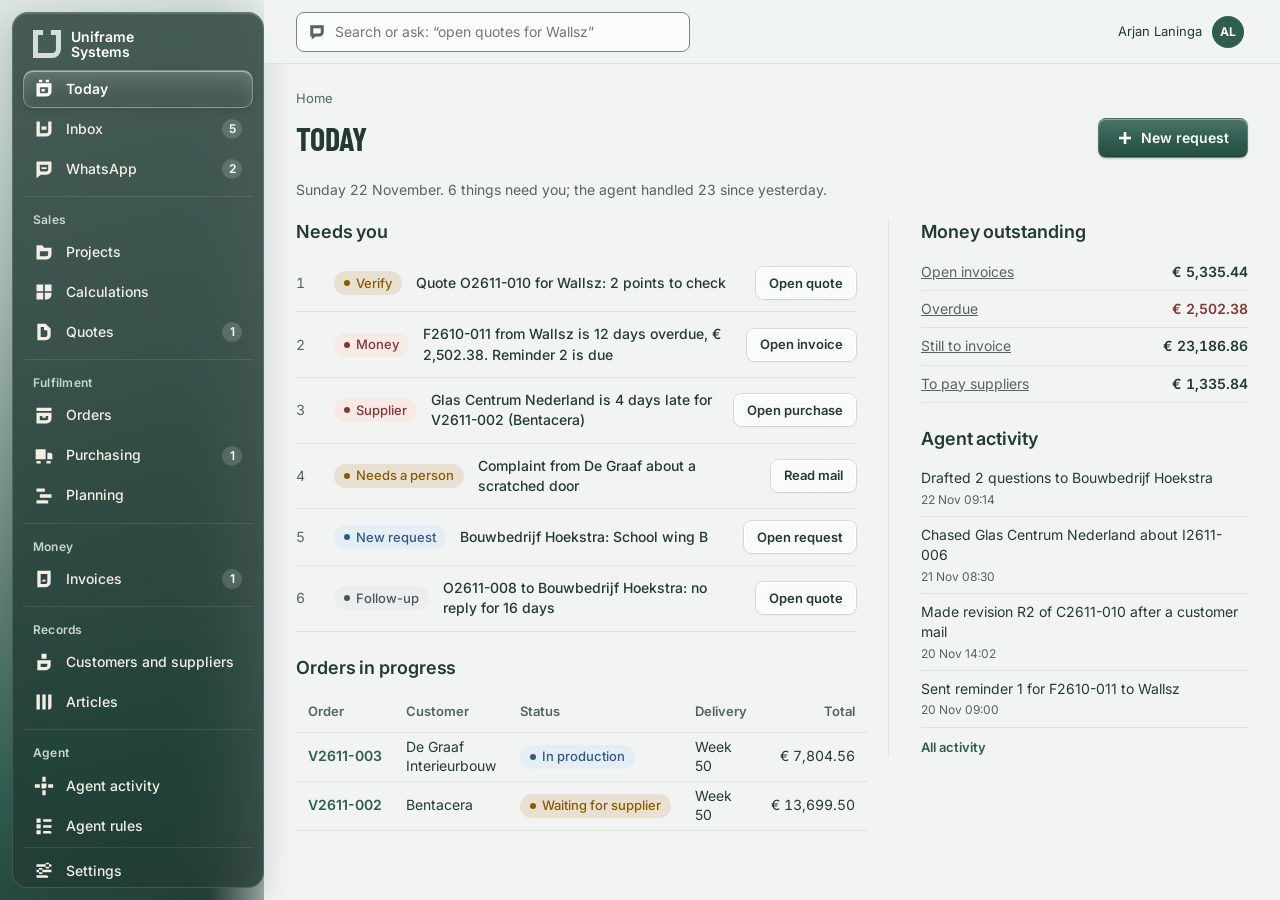
<file: index.html>
<!doctype html>
<html lang="en">
<head>
<meta charset="utf-8">
<meta name="viewport" content="width=device-width, initial-scale=1">
<title>Uniframe portal</title>
<meta name="description" content="Uniframe Systems AI agent portal, clickable prototype with example data.">
<meta name="robots" content="noindex">
<link rel="icon" href="data:image/svg+xml,%3Csvg xmlns='http://www.w3.org/2000/svg' viewBox='0 0 100 100'%3E%3Cpath fill='%23233A34' d='M0 0H36V18H18V82H68A14 14 0 0 0 82 68V18H64V0H100V68A32 32 0 0 1 68 100H0Z'/%3E%3C/svg%3E">
<link rel="preconnect" href="https://fonts.googleapis.com">
<link rel="preconnect" href="https://fonts.gstatic.com" crossorigin>
<link href="https://fonts.googleapis.com/css2?family=Inter:wght@400;500;600&family=Barlow+Condensed:wght@500;700&display=swap" rel="stylesheet">
<link rel="stylesheet" href="css/uniframe-tokens.css">
<link rel="stylesheet" href="css/uniframe-portal.css">
<link rel="stylesheet" href="css/site.css?v=11">
</head>
<body>
<div class="backdrop" aria-hidden="true"></div>
<div class="uf-app">
  <nav class="uf-sidebar" aria-label="Main">
    <a class="uf-sidebar__logo" href="#/today">
      <svg width="28" height="28" viewBox="0 0 100 100" aria-hidden="true"><path fill="#D3DEDB" d="M0 0H36V18H18V82H68A14 14 0 0 0 82 68V18H64V0H100V68A32 32 0 0 1 68 100H0Z"/></svg>
      <span>Uniframe<br>Systems</span>
    </a>
    <div id="nav" style="display:contents"></div>
  </nav>
  <div class="shell">
    <header class="uf-topbar">
      <form class="search" id="search" role="search">
        <svg class="uf-ico" viewBox="0 0 24 24" aria-hidden="true"><path fill-rule="evenodd" d="M3 3H21V12A6 6 0 0 1 15 18H10L5 22V18H3ZM7 7V14H15A2 2 0 0 0 17 12V7Z"/></svg>
        <label class="sr" for="q">Search or ask the portal</label>
        <input id="q" name="q" placeholder="Search or ask: “open quotes for Wallsz”" autocomplete="off">
      </form>
      <span style="flex:1"></span>
      <button class="who" type="button" data-whomenu aria-label="Your account: Arjan Laninga"><span>Arjan Laninga</span><b aria-hidden="true">AL</b></button>
    </header>
    <main class="uf-main" id="view" tabindex="-1"></main>
  </div>
</div>

<div class="scrim" id="scrim" hidden></div>
<aside class="uf-panel" id="panel" hidden aria-labelledby="pt" role="dialog"></aside>
<div id="modal" hidden></div>
<div class="uf-toast" id="toast" role="status" hidden></div>

<script src="js/icons.js?v=2"></script>
<script src="js/data.js?v=6"></script>
<script src="js/mail.js?v=6"></script>
<script src="js/whatsapp.js?v=3"></script>
<script src="js/agent.js?v=3"></script>
<script src="js/app.js?v=14"></script>
</body>
</html>
</file>
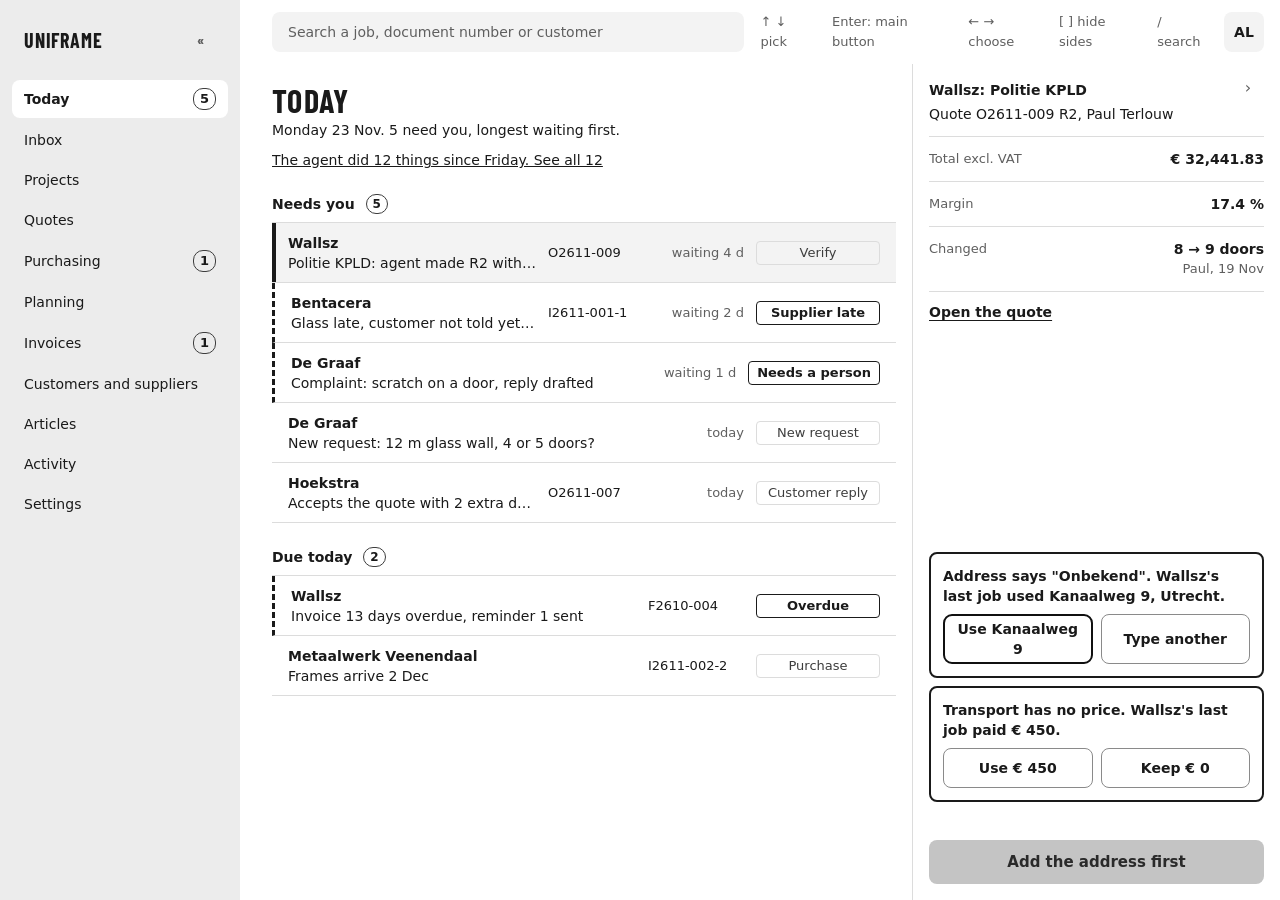
<file: hifi/index.html>
<!doctype html>
<html lang="en">
<head>
<meta charset="utf-8">
<meta name="viewport" content="width=device-width, initial-scale=1">
<title>Uniframe hi-fi wireframe (greyscale)</title>
<link rel="stylesheet" href="https://rsms.me/inter/inter.css">
<link rel="preconnect" href="https://fonts.gstatic.com" crossorigin>
<link rel="stylesheet" href="https://fonts.googleapis.com/css2?family=Barlow+Condensed:wght@700&display=swap">
<meta name="robots" content="noindex">
<style>
/* Calm round (26 Nov, audit fixes): 4 text styles inside the page
   (title 26 bold, text 14, text 14 bold, meta 13 grey), one dark thing per page (the main button),
   only the decision has a border, grey text at least 4.5 : 1 on the grey rail. */
:root { --ink:#1a1a1a; --ink2:#3d3d3d; --mute:#5f5f5f; --line:#dcdcdc; --soft:#f3f3f3; --side:#ececec; --white:#fff; --dark:#1a1a1a; }
* { box-sizing: border-box; }
html, body { margin: 0; height: 100%; }
body { font: 14px/1.45 system-ui, -apple-system, "Segoe UI", Inter, Arial, sans-serif; color: var(--ink); background: var(--white); }
button, input, select, textarea { font: inherit; color: inherit; }
a { color: inherit; }
.app { display: grid; grid-template-columns: 224px 1fr; height: 100vh; }
.side { background: var(--side); padding: 20px 12px; display: flex; flex-direction: column; gap: 2px; }
.logo { font-weight: 700; letter-spacing: .02em; padding: 4px 12px 18px; font-size: 15px; }
.nav { display: flex; align-items: center; justify-content: space-between; padding: 8px 12px; border-radius: 8px; text-decoration: none; font-size: 14px; }
.nav[aria-current] { background: var(--white); font-weight: 700; }
.nav b { font-size: 13px; min-width: 20px; text-align: center; border: 1px solid var(--ink2); border-radius: 10px; padding: 0 6px; }
.shell { display: grid; grid-template-rows: 72px minmax(0, 1fr); min-width: 0; height: 100vh; overflow: hidden; }
.top { display: flex; align-items: center; gap: 16px; padding: 0 16px 0 24px; }
.search { width: 480px; height: 40px; border-radius: 20px; background: var(--soft); border: 0; padding: 0 18px; }
.search::placeholder { color: var(--mute); }
.keys { font-size: 13px; color: var(--mute); display: flex; gap: 16px; }
.who { margin-left: auto; height: 40px; min-width: 76px; border-radius: 20px; background: var(--soft); display: grid; place-items: center; font-weight: 700; }
.page { display: grid; grid-template-columns: minmax(0,1fr) 352px; gap: 16px; padding: 0 16px 16px 24px; min-height: 0; }
.work { overflow: auto; min-width: 0; padding-bottom: 24px; }
h1 { font-size: 26px; line-height: 1.2; margin: 4px 0 4px; }
.sub { color: var(--ink); margin: 0 0 18px; font-size: 14px; }
.lab { font-size: 14px; font-weight: 700; margin: 20px 0 8px; }
.rows { border-top: 1px solid var(--line); }
.row { display: flex; gap: 12px; align-items: center; padding: 0 16px; min-height: 56px; border-bottom: 1px solid var(--line); cursor: pointer; text-decoration: none; }
.row:hover { background: #fafafa; }
.row[aria-selected=true] { background: var(--soft); box-shadow: inset 4px 0 0 var(--dark); font-weight: 700; }
.row > span:first-child { flex: 1; min-width: 0; }
.row .meta { margin-left: auto; color: var(--mute); font-weight: 400; white-space: nowrap; font-size: 13px; }
.row.warn { border-left: 3px dashed var(--ink); }
.tag { font-size: 13px; border: 1px solid var(--line); border-radius: 10px; padding: 0 8px; white-space: nowrap; font-weight: 400; color: var(--ink2); }
.tag.urgent { border: 1px solid var(--ink); color: var(--ink); font-weight: 700; }
.banner { background: var(--soft); border-radius: 10px; padding: 14px 16px; font-weight: 700; }
.split { display: grid; grid-template-columns: 320px minmax(0,1fr); gap: 16px; }
.card { border: 1px solid var(--line); border-radius: 12px; padding: 16px; background: var(--white); }
.mail h2 { font-size: 14px; margin: 0 0 2px; }
.mail pre { white-space: pre-wrap; font: inherit; margin: 16px 0; }
.chip { display: inline-block; border: 1px solid var(--line); border-radius: 15px; padding: 2px 12px; margin: 0 6px 6px 0; font-size: 13px; }
table { width: 100%; border-collapse: collapse; }
th { text-align: left; font-size: 13px; color: var(--mute); font-weight: 400; padding: 10px 8px; background: var(--soft); }
td { padding: 10px 8px; border-bottom: 1px solid var(--line); vertical-align: top; }
td.num, th.num { text-align: right; white-space: nowrap; }
td small, .row small { font-size: 13px; color: var(--mute); font-weight: 400; }
tr.missing td { border-bottom: 2px dashed var(--ink); font-weight: 700; }
tr.own td { color: var(--mute); }
.stepper { display: grid; grid-template-columns: repeat(8, 1fr); margin: 6px 0 18px; position: relative; }
.stepper::before { content: ""; position: absolute; left: 6.25%; right: 6.25%; top: 9px; height: 2px; background: var(--line); }
.step { text-align: center; font-size: 13px; color: var(--mute); position: relative; text-decoration: none; }
.step i { display: block; width: 20px; height: 20px; border-radius: 50%; margin: 0 auto 6px; border: 2px solid var(--line); background: var(--white); }
.step.done i { background: #9a9a9a; border-color: #9a9a9a; }
.step.now i { background: var(--white); border: 6px solid var(--ink); }
.step.now { color: var(--ink); font-weight: 700; }
.step em { display: block; font-style: normal; font-weight: 700; color: var(--ink); }
a.step.go { text-decoration: underline; text-underline-offset: 3px; cursor: pointer; }
.doc { max-width: 680px; margin: 0 auto; border: 1px solid var(--line); border-radius: 4px; padding: 40px 44px; box-shadow: 0 2px 10px rgba(0,0,0,.06); font-size: 13px; }
.doc h3 { margin: 18px 0 6px; font-size: 13px; }
.doc .head { display: flex; justify-content: space-between; margin-bottom: 26px; }
.doc .total td { font-weight: 700; border-bottom: 0; }
tr.chg td { background: var(--soft); }
tr.chg td:first-child { box-shadow: inset 3px 0 0 var(--ink); padding-left: 10px; }
mark.gap { background: none; border: 2px dashed var(--ink); padding: 0 4px; font-weight: 700; }
.bars { display: grid; gap: 10px; }
.bar { display: grid; grid-template-columns: 110px 1fr 84px; gap: 10px; align-items: center; }
.bar span { height: 14px; border-radius: 7px; background: var(--soft); border: 1px solid var(--line); overflow: hidden; }
.bar span i { display: block; height: 100%; background: #9a9a9a; }
.bar span i.full { background: #7a7a7a; background-image: repeating-linear-gradient(45deg, transparent 0 4px, rgba(255,255,255,.45) 4px 8px); }
/* rail: title, max 3 plain facts, the decision (the only box), one line under the button */
.rail { background: var(--white); border-left: 1px solid var(--line); padding: 16px 0 16px 15px; display: flex; flex-direction: column; min-height: 0; overflow: hidden; position: relative; }
.facts { flex: 1; overflow: auto; min-height: 0; padding-top: 4px; }
.rail h2 { font-size: 14px; margin: 2px 0 2px; }
.rail .sub { margin-bottom: 12px; }
.kv { display: flex; justify-content: space-between; gap: 12px; padding: 10px 0; border-bottom: 1px solid var(--line); }
.rail .sub + .kv, .thumb + .kv { border-top: 1px solid var(--line); }
.kv > span { color: var(--mute); font-size: 13px; }
.kv b { text-align: right; }
.kv b.gapb { border-bottom: 2px dashed var(--ink2); }
.kv small { display: block; font-size: 13px; color: var(--mute); font-weight: 400; text-align: right; }
.link { display: inline-block; margin: 10px 0 0; font-weight: 700; color: var(--ink); text-decoration: underline; text-underline-offset: 3px; }
.plain { margin: 12px 0 0; }
.decide { margin-top: 12px; }
.ask { border: 2px solid var(--ink); border-radius: 10px; background: var(--white); padding: 12px 14px; font-weight: 700; }
.ask + .ask { margin-top: 8px; }
.ask.compact { padding: 10px 12px; }
.ask.compact .seg { margin-top: 8px; }
.ask.compact .seg button { height: 40px; }
.alt { font-size: 13px; color: var(--ink); }
.seg { display: grid; grid-template-columns: 1fr 1fr; gap: 8px; margin-top: 10px; }
.seg3 { grid-template-columns: 1fr 1fr 1fr; }
.seg button { height: 48px; border-radius: 24px; border: 1px solid #8a8a8a; background: var(--white); font-weight: 700; cursor: pointer; }
.seg button small { display: block; font-size: 13px; font-weight: 400; color: var(--mute); line-height: 1.1; }
.seg button[aria-pressed=true] { border: 2px solid var(--ink); background: var(--soft); }
.field { display: block; margin-top: 10px; font-size: 13px; font-weight: 400; color: var(--mute); }
.field input, .field select, .field textarea { display: block; width: 100%; margin-top: 4px; border: 1px solid #8a8a8a; border-radius: 8px; padding: 10px 12px; background: var(--white); font-size: 14px; font-weight: 400; color: var(--ink); }
.field textarea { min-height: 120px; resize: vertical; }
.field textarea.full { min-height: 196px; }
.check { display: flex; align-items: center; gap: 8px; margin-top: 10px; font-weight: 400; cursor: pointer; }
.btn2 { display: block; width: 100%; margin-top: 8px; height: 40px; border-radius: 20px; border: 1px solid #8a8a8a; background: var(--white); font-weight: 700; cursor: pointer; }
.btn2.inline { display: inline-block; width: auto; height: 30px; padding: 0 14px; margin: 0 0 0 8px; }
.titlebar, .flexrow { display: flex; align-items: center; justify-content: space-between; gap: 12px; }
.titlebar .btn2, .flexrow .btn2 { width: auto; padding: 0 18px; margin: 0; }
.flexrow { padding: 8px 8px 8px 16px; }
.hint { text-align: center; font-size: 13px; color: var(--ink); margin: 10px 0 6px; min-height: 18px; }
.anchor { height: 56px; width: 100%; border-radius: 28px; border: 0; background: var(--dark); color: var(--white); font-size: 14px; font-weight: 700; cursor: pointer; flex: none; }
.anchor:disabled { background: #c4c4c4; color: #2a2a2a; cursor: not-allowed; }
.anchor kbd { font: inherit; opacity: .7; margin-left: 8px; }
.toast { background: var(--dark); color: var(--white); border-radius: 10px; padding: 10px 12px; display: flex; align-items: center; gap: 10px; margin-bottom: 8px; font-size: 13px; }
.toast button { margin-left: auto; background: var(--white); color: var(--ink); border: 0; border-radius: 14px; padding: 4px 12px; font-weight: 700; cursor: pointer; }
.empty { color: var(--mute); padding: 18px 16px; margin: 0; border-bottom: 1px solid var(--line); }
.back { display: inline-block; font-size: 13px; color: var(--mute); text-decoration: none; margin: 0 0 2px; }
.back:hover { color: var(--ink); text-decoration: underline; }
.state { font-size: 14px; color: var(--ink); margin-top: 16px; }
.state a { color: var(--ink); font-weight: 700; }
.thumb { height: 120px; border-radius: 10px; margin: 0 0 8px; display: grid; place-items: center; align-content: center; gap: 4px; text-align: center;
  background: repeating-linear-gradient(135deg, #e4e4e4 0 10px, #d6d6d6 10px 20px); }
.thumb span { font-weight: 700; font-size: 13px; }
.thumb small { font-size: 13px; color: var(--ink2); }
.row.two > span:first-child { padding: 8px 0; }
.row.two b { display: block; }
.row.two small { display: block; color: var(--ink); white-space: nowrap; overflow: hidden; text-overflow: ellipsis; }
.row.two small b { display: inline; color: var(--ink); }
.row.two[aria-selected=true] { font-weight: 400; }
.chev { font-size: 20px; color: var(--mute); margin-left: 8px; }
.tools { display: flex; gap: 12px; align-items: center; }
.tools .seg { margin-top: 0; width: 360px; }
.tools .seg button { height: 40px; }
.agentline { display: block; margin: -6px 0 4px; font-size: 14px; color: var(--ink); }
.agentline:hover { text-decoration: underline; color: var(--ink); }

/* flat round (26 Nov): no box around lists, the panel is a column split by one line, both sides can hide */
.logo { display: flex; align-items: center; justify-content: space-between; }
.sidebtn, .railbtn { border: 0; background: none; cursor: pointer; font-size: 18px; color: var(--mute); width: 32px; height: 32px; border-radius: 16px; }
.sidebtn:hover, .railbtn:hover { background: var(--soft); color: var(--ink); }
.railbtn { position: absolute; top: 8px; right: 0; }
.rail h2 { padding-right: 36px; }
.nav i { display: none; font-style: normal; font-weight: 700; font-size: 13px; width: 28px; text-align: center; }
.app.side-min { grid-template-columns: 64px 1fr; }
.app.side-min .side { padding: 20px 8px; }
.app.side-min .logo span, .app.side-min .nav span { display: none; }
.app.side-min .logo { justify-content: center; padding: 4px 0 18px; }
.app.side-min .nav { justify-content: center; padding: 8px 0; position: relative; }
.app.side-min .nav i { display: block; }
.app.side-min .nav b { position: absolute; top: 6px; right: 6px; min-width: 0; width: 8px; height: 8px; padding: 0; font-size: 0; border: 0; background: var(--ink); border-radius: 4px; }
.page.rail-min { grid-template-columns: minmax(0,1fr) 44px; }
.rail.strip { padding: 8px 0; align-items: center; gap: 12px; }
.rail.strip .railbtn { position: static; }
.striplabel { writing-mode: vertical-rl; font-size: 13px; color: var(--mute); }
.work.full { display: flex; flex-direction: column; overflow: hidden; padding-bottom: 0; }
.mailsplit { flex: 1; min-height: 0; display: grid; grid-template-columns: 340px minmax(0,1fr); border-top: 1px solid var(--line); }
.maillist { overflow: auto; border-right: 1px solid var(--line); padding: 12px 0 16px; }
.maillist .lab { margin-left: 0; }
.mailread { overflow: auto; padding: 16px 0 16px 24px; }
.readmore { color: var(--ink); font-weight: 700; }
pre.original { white-space: pre-wrap; font: inherit; margin: 12px 0 0; padding-left: 12px; border-left: 3px solid var(--line); color: var(--ink2); }
table.chain td:first-child { width: 40%; }
table.chain b { font-weight: 700; }
/* long words wrap instead of pushing columns off the screen */
td { overflow-wrap: anywhere; }
table.arts td:first-child, table.arts td:nth-child(3) { white-space: nowrap; overflow-wrap: normal; }
table.arts td:nth-child(6) { max-width: 260px; }
.kv b { overflow-wrap: anywhere; min-width: 0; }

/* Long-content rules (26 Nov, stress mode): names, articles and suppliers can be 10+ words.
   1 Text breaks inside long words instead of pushing columns off the screen.
   2 Titles and list lines show at most 2 lines; the full text is on hover and in the panel.
   3 Grey side text (dates, notes) gets a max width and an ellipsis, so it never squeezes the main text.
   4 A fact line puts the value under its label when both don't fit on one line.
   5 Choice buttons grow with their text (never cut, the load % must stay visible); the decision area scrolls before it can push the main button.
   6 The main button is always one line: its label holds no free text (no customer names). */
body { overflow-wrap: break-word; }
.row > span:first-child, .split > *, .mailsplit > *, td, .kv b, .kv span, .seg button, .ask { min-width: 0; }
h1, .rail h2, .rail .sub, .row > span:first-child:not(:has(b)) { display: -webkit-box; -webkit-box-orient: vertical; -webkit-line-clamp: 2; overflow: hidden; }
.row .meta { max-width: 220px; overflow: hidden; text-overflow: ellipsis; flex-shrink: 1; }
.row .tag, .row .chev { flex-shrink: 0; }
.row.two b { white-space: nowrap; overflow: hidden; text-overflow: ellipsis; }
.kv { flex-wrap: wrap; column-gap: 12px; row-gap: 2px; }
.kv span { max-width: 100%; }
.kv b { margin-left: auto; max-width: 100%; }
.seg button { height: auto; min-height: 48px; padding: 6px 10px; line-height: 1.25; }
.hint { display: -webkit-box; -webkit-box-orient: vertical; -webkit-line-clamp: 2; overflow: hidden; }
.ask.compact .seg button { min-height: 40px; height: auto; }
.decide { max-height: 58%; overflow: auto; flex: none; }
.anchor { white-space: nowrap; overflow: hidden; text-overflow: ellipsis; padding: 0 24px; }
.doc td { overflow-wrap: anywhere; }
td.num, .num { white-space: nowrap; }
.seg.stack { grid-template-columns: 1fr; }
.seg.stack button { text-align: left; padding: 8px 16px; border-radius: 12px; }

/* habits round (26 Nov): layout instead of middle dots; grey only for time, dates, status and field labels */
small { font-size: 13px; }
.row > .two { flex: 1; min-width: 0; padding: 8px 0; }
.row > .two > b, .row > .two > span { display: block; white-space: nowrap; overflow: hidden; text-overflow: ellipsis; }
.row > .two > span { font-weight: 400; color: var(--ink); }
.row .code { flex-shrink: 0; width: 96px; font-size: 13px; color: var(--ink); font-weight: 400; font-variant-numeric: tabular-nums; }
.lab .count { display: inline-block; min-width: 20px; height: 20px; line-height: 18px; padding: 0 6px; margin-left: 6px; border-radius: 10px; border: 1px solid var(--ink2); box-sizing: border-box; font-size: 12px; text-align: center; vertical-align: 1px; }
.rows .row .meta { min-width: 88px; text-align: right; }
.rows .row > .tag { min-width: 124px; text-align: center; box-sizing: border-box; }

/* ===== Rules v1.2 applied (26 Nov): rules/typography-and-spacing.md §1, §2, §4.
   Overrides the older values above. Fonts: full Inter (rsms.me, ss02 on) + Barlow Condensed 700 for page names.
   Weights: 400 and 600 only. Sizes: 12, 13, 14, 15, 16, 20, 32. Radii: 4, 8, 12 (+10 for count badges). ===== */
:root { --inter: InterVariable, Inter, system-ui, -apple-system, "Segoe UI", Arial, sans-serif; --barlow: "Barlow Condensed", "Arial Narrow", sans-serif; }
body { font: 400 14px/20px var(--inter); font-feature-settings: "ss02"; }
b, strong, th, h1, h2, h3, .logo, .nav[aria-current], .who, .lab, .row[aria-selected=true], .tag.urgent, .banner, .step.now, .step em, .doc .total td,
tr.missing td, mark.gap, .ask, .seg button, .btn2, .anchor, .toast button, .thumb span, .link, .readmore, .state a, table.chain b, .nav i { font-weight: 600; }
td.num, th.num, .num, .kv b, .bar b { font-feature-settings: "ss02", "tnum"; }
/* codes and dates read as words: ss02 only, no tabular figures (tnum makes O2611-009 look like a typewriter font) */
.row .code { font-variant-numeric: normal; font-feature-settings: "ss02"; }

/* T1 page name on list pages, T2 record title on record pages (they have a Back link) */
h1 { font: 700 32px/32px var(--barlow); text-transform: uppercase; letter-spacing: .04em; margin: 0 0 4px; }
.back + h1 { font: 600 20px/26px var(--inter); text-transform: none; letter-spacing: 0; }
.back { margin: 0 0 4px; line-height: 18px; }
.sub { margin: 0 0 16px; line-height: 20px; }
.lab { font-size: 14px; line-height: 20px; margin: 24px 0 8px; }
.logo { font: 700 20px/20px var(--barlow); letter-spacing: .04em; padding: 4px 12px 20px; }
.mail h2 { font-size: 16px; line-height: 24px; margin: 0 0 4px; }
.rail h2 { font-size: 14px; line-height: 20px; margin: 0 0 4px; }
.doc h3 { font-size: 13px; line-height: 18px; margin: 16px 0 8px; }

/* T5r reading text: mail bodies, summaries, originals; max ~70 characters */
.mail pre, .mail > p, pre.original { font-size: 15px; line-height: 22px; max-width: 640px; }
.mail pre { margin: 16px 0; }

/* layout §4.2 */
.app { grid-template-columns: 240px 1fr; }
.side { padding: 20px 12px; gap: 4px; }
.shell { grid-template-rows: 64px minmax(0, 1fr); }
.top { padding: 0 16px 0 32px; gap: 16px; }
.search { height: 40px; border-radius: 8px; padding: 0 16px; }
.who { height: 40px; min-width: 40px; border-radius: 8px; }
.page { padding: 0 16px 0 32px; gap: 16px; }
.work { padding: 20px 0 24px; }
.work.full { padding-bottom: 24px; }
.nav { padding: 8px 12px; line-height: 20px; }

/* lists and tables §4.5 */
.row { min-height: 48px; }
.row:has(> .two), .row.two { min-height: 60px; }
.tag { height: 24px; line-height: 22px; padding: 0 8px; border-radius: 4px; }
.chip { border-radius: 4px; padding: 2px 8px; margin: 0 8px 8px 0; line-height: 18px; }
th { height: 40px; padding: 0 12px; line-height: 18px; }
td { padding: 12px 12px; line-height: 20px; }
.empty { padding: 16px; }
.stepper { margin: 4px 0 24px; }
.step i { margin: 0 auto 4px; }

/* right panel §4.4 */
.rail { padding: 16px 0 16px 16px; }
.facts { padding-top: 0; }
.rail .sub { margin: 0 0 12px; }
.kv { padding: 12px 0; line-height: 20px; }
.decide { margin-top: 16px; }
.ask { border-radius: 8px; padding: 16px; }
.ask.compact { padding: 12px; }
.ask + .ask { margin-top: 8px; }
.seg { margin-top: 12px; }
.hint { margin: 12px 0 8px; line-height: 18px; }

/* components §4.5: 8 px corners, never pills */
.anchor { height: 44px; border-radius: 8px; font-size: 15px; line-height: 20px; padding: 0 22px; }
.seg button { min-height: 44px; border-radius: 8px; padding: 4px 12px; line-height: 20px; font-size: 14px; }
.seg button small { line-height: 18px; }
.seg.stack button { border-radius: 8px; padding: 8px 12px; }
.ask.compact .seg button, .tools .seg button { min-height: 40px; }
.btn2 { height: 40px; border-radius: 8px; padding: 0 18px; font-size: 14px; }
.btn2.inline { height: 32px; padding: 0 12px; font-size: 13px; }
.field { margin-top: 12px; line-height: 18px; }
.field input, .field select { height: 40px; padding: 0 12px; border-radius: 8px; }
.field textarea { padding: 8px 12px; border-radius: 8px; line-height: 20px; }
.toast { border-radius: 8px; padding: 12px; line-height: 18px; gap: 12px; }
.toast button { border-radius: 8px; height: 32px; padding: 0 12px; }
.banner, .card { border-radius: 12px; padding: 16px; }
.thumb { border-radius: 8px; }
.bar span { border-radius: 4px; }
.doc { border-radius: 4px; padding: 40px; }
.sidebtn, .railbtn { font-size: 16px; border-radius: 8px; }
.chev { font-size: 20px; }
</style>
</head>
<body>
<div class="app">
  <nav class="side" id="side" aria-label="Main"></nav>
  <div class="shell">
    <header class="top"><input class="search" id="gsearch" placeholder="Search a job, document number or customer" aria-label="Search jobs"><span class="keys"><span>↑ ↓ pick</span><span>Enter: main button</span><span>← → choose</span><span>[ ] hide sides</span><span>/ search</span></span><span class="who" aria-label="Arjan Laninga">AL</span></header>
    <main class="page" id="page"></main>
  </div>
</div>
<script src="data.js"></script>
<script src="walk-recorder.js"></script>
<script src="app.js"></script>
<script src="stress.js"></script>
</body>
</html>
</file>
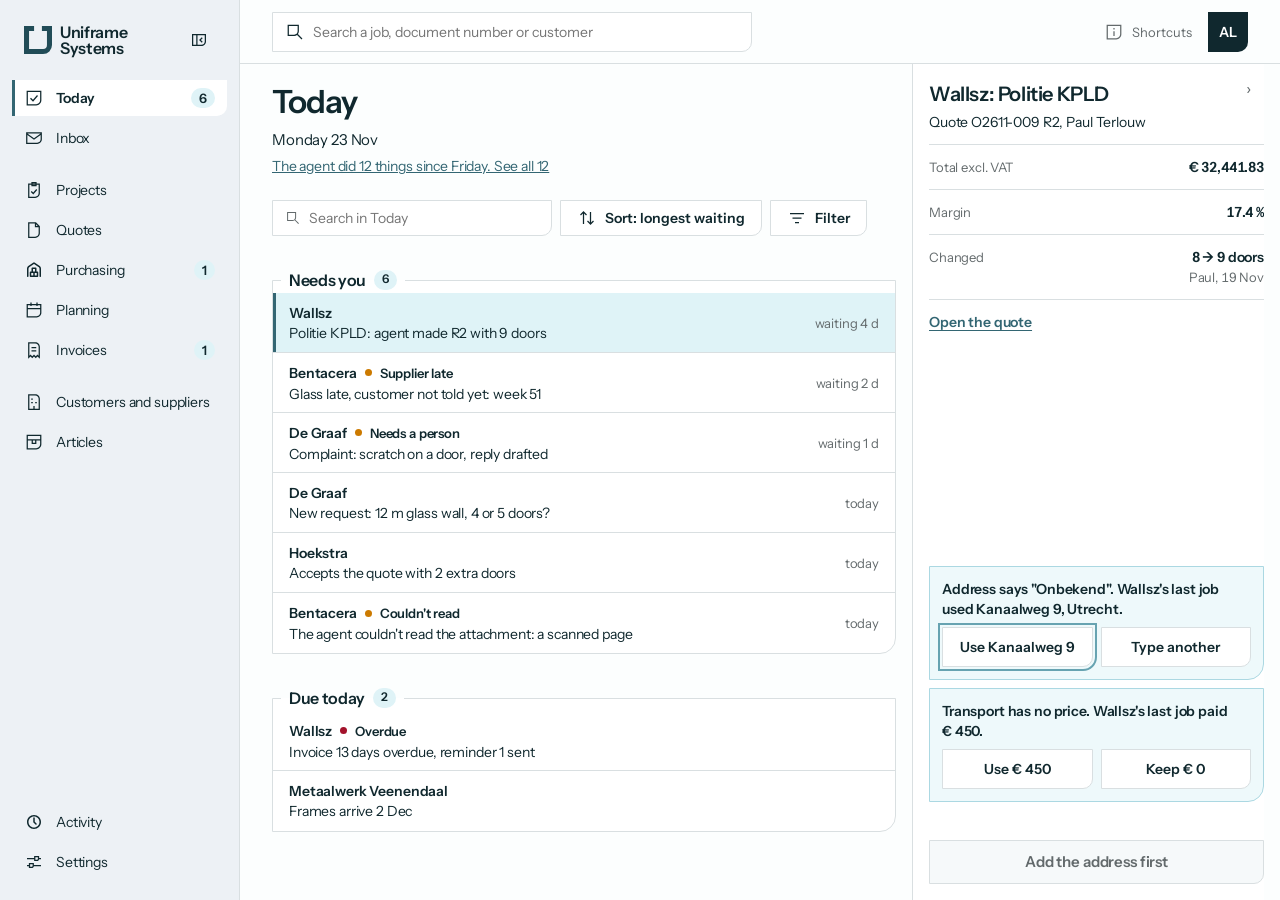
<file: v2/index.html>
<!doctype html>
<html lang="en">
<head>
<meta charset="utf-8">
<meta name="viewport" content="width=device-width, initial-scale=1">
<title>Uniframe</title>
<link rel="stylesheet" href="https://rsms.me/inter/inter.css">
<link rel="preconnect" href="https://fonts.gstatic.com" crossorigin>
<link rel="stylesheet" href="https://fonts.googleapis.com/css2?family=Barlow+Condensed:wght@700&family=Instrument+Sans:wght@400;500;600&display=swap">
<meta name="robots" content="noindex">
<style>
/* Calm round (26 Nov, audit fixes): 4 text styles inside the page
   (title 26 bold, text 14, text 14 bold, meta 13 grey), one dark thing per page (the main button),
   only the decision has a border, grey text at least 4.5 : 1 on the grey rail. */
:root { --ink:#1a1a1a; --ink2:#3d3d3d; --mute:#5f5f5f; --line:#dcdcdc; --soft:#f3f3f3; --side:#ececec; --white:#fff; --dark:#1a1a1a; }
* { box-sizing: border-box; }
html, body { margin: 0; height: 100%; }
body { font: 14px/1.45 system-ui, -apple-system, "Segoe UI", Inter, Arial, sans-serif; color: var(--ink); background: var(--white); }
button, input, select, textarea { font: inherit; color: inherit; }
a { color: inherit; }
.app { display: grid; grid-template-columns: 224px 1fr; height: 100vh; }
.side { background: var(--side); padding: 20px 12px; display: flex; flex-direction: column; gap: 2px; }
.logo { font-weight: 700; letter-spacing: .02em; padding: 4px 12px 18px; font-size: 15px; }
.nav { display: flex; align-items: center; justify-content: space-between; padding: 8px 12px; border-radius: 8px; text-decoration: none; font-size: 14px; }
.nav[aria-current] { background: var(--white); font-weight: 700; }
.nav b { font-size: 13px; min-width: 20px; text-align: center; border: 1px solid var(--ink2); border-radius: 10px; padding: 0 6px; }
.shell { display: grid; grid-template-rows: 72px minmax(0, 1fr); min-width: 0; height: 100vh; overflow: hidden; }
.top { display: flex; align-items: center; gap: 16px; padding: 0 16px 0 24px; }
.search { width: 480px; height: 40px; border-radius: 20px; background: var(--soft); border: 0; padding: 0 18px; }
.search::placeholder { color: var(--mute); }
.keys { font-size: 13px; color: var(--mute); display: flex; gap: 16px; }
.who { margin-left: auto; height: 40px; min-width: 76px; border-radius: 20px; background: var(--soft); display: grid; place-items: center; font-weight: 700; }
.page { display: grid; grid-template-columns: minmax(0,1fr) 352px; gap: 16px; padding: 0 16px 16px 24px; min-height: 0; }
.work { overflow: auto; min-width: 0; padding-bottom: 24px; }
h1 { font-size: 26px; line-height: 1.2; margin: 4px 0 4px; }
.sub { color: var(--ink); margin: 0 0 18px; font-size: 14px; }
.lab { font-size: 14px; font-weight: 700; margin: 20px 0 8px; }
.rows { border-top: 1px solid var(--line); }
.row { display: flex; gap: 12px; align-items: center; padding: 0 16px; min-height: 56px; border-bottom: 1px solid var(--line); cursor: pointer; text-decoration: none; }
.row:hover { background: #fafafa; }
.row[aria-selected=true] { background: var(--soft); box-shadow: inset 4px 0 0 var(--dark); font-weight: 700; }
.row > span:first-child { flex: 1; min-width: 0; }
.row .meta { margin-left: auto; color: var(--mute); font-weight: 400; white-space: nowrap; font-size: 13px; }
.row.warn { border-left: 3px dashed var(--ink); }
.tag { font-size: 13px; border: 1px solid var(--line); border-radius: 10px; padding: 0 8px; white-space: nowrap; font-weight: 400; color: var(--ink2); }
.tag.urgent { border: 1px solid var(--ink); color: var(--ink); font-weight: 700; }
.banner { background: var(--soft); border-radius: 10px; padding: 14px 16px; font-weight: 700; }
.split { display: grid; grid-template-columns: 320px minmax(0,1fr); gap: 16px; }
.card { border: 1px solid var(--line); border-radius: 12px; padding: 16px; background: var(--white); }
.mail h2 { font-size: 14px; margin: 0 0 2px; }
.mail pre { white-space: pre-wrap; font: inherit; margin: 16px 0; }
.chip { display: inline-block; border: 1px solid var(--line); border-radius: 15px; padding: 2px 12px; margin: 0 6px 6px 0; font-size: 13px; }
table { width: 100%; border-collapse: collapse; }
th { text-align: left; font-size: 13px; color: var(--mute); font-weight: 400; padding: 10px 8px; background: var(--soft); }
td { padding: 10px 8px; border-bottom: 1px solid var(--line); vertical-align: top; }
td.num, th.num { text-align: right; white-space: nowrap; }
td small, .row small { font-size: 13px; color: var(--mute); font-weight: 400; }
tr.missing td { border-bottom: 2px dashed var(--ink); font-weight: 700; }
tr.own td { color: var(--mute); }
.stepper { display: grid; grid-template-columns: repeat(8, 1fr); margin: 6px 0 18px; position: relative; }
.stepper::before { content: ""; position: absolute; left: 6.25%; right: 6.25%; top: 9px; height: 2px; background: var(--line); }
.step { text-align: center; font-size: 13px; color: var(--mute); position: relative; text-decoration: none; }
.step i { display: block; width: 20px; height: 20px; border-radius: 50%; margin: 0 auto 6px; border: 2px solid var(--line); background: var(--white); }
.step.done i { background: #9a9a9a; border-color: #9a9a9a; }
.step.now i { background: var(--white); border: 6px solid var(--ink); }
.step.now { color: var(--ink); font-weight: 700; }
.step em { display: block; font-style: normal; font-weight: 700; color: var(--ink); }
a.step.go { text-decoration: underline; text-underline-offset: 3px; cursor: pointer; }
.doc { max-width: 680px; margin: 0 auto; border: 1px solid var(--line); border-radius: 4px; padding: 40px 44px; box-shadow: 0 2px 10px rgba(0,0,0,.06); font-size: 13px; }
.doc h3 { margin: 18px 0 6px; font-size: 13px; }
.doc .head { display: flex; justify-content: space-between; margin-bottom: 26px; }
.doc .total td { font-weight: 700; border-bottom: 0; }
tr.chg td { background: var(--soft); }
tr.chg td:first-child { box-shadow: inset 3px 0 0 var(--ink); padding-left: 10px; }
mark.gap { background: none; border: 2px dashed var(--ink); padding: 0 4px; font-weight: 700; }
.bars { display: grid; gap: 10px; }
.bar { display: grid; grid-template-columns: 110px 1fr 84px; gap: 10px; align-items: center; }
.bar span { height: 14px; border-radius: 7px; background: var(--soft); border: 1px solid var(--line); overflow: hidden; }
.bar span i { display: block; height: 100%; background: #9a9a9a; }
.bar span i.full { background: #7a7a7a; background-image: repeating-linear-gradient(45deg, transparent 0 4px, rgba(255,255,255,.45) 4px 8px); }
/* rail: title, max 3 plain facts, the decision (the only box), one line under the button */
.rail { background: var(--white); border-left: 1px solid var(--line); padding: 16px 0 16px 15px; display: flex; flex-direction: column; min-height: 0; overflow: hidden; position: relative; }
.facts { flex: 1; overflow: auto; min-height: 0; padding-top: 4px; }
.rail h2 { font-size: 14px; margin: 2px 0 2px; }
.rail .sub { margin-bottom: 12px; }
.kv { display: flex; justify-content: space-between; gap: 12px; padding: 10px 0; border-bottom: 1px solid var(--line); }
.rail .sub + .kv, .thumb + .kv { border-top: 1px solid var(--line); }
.kv > span { color: var(--mute); font-size: 13px; }
.kv b { text-align: right; }
.kv b.gapb { border-bottom: 2px dashed var(--ink2); }
.kv small { display: block; font-size: 13px; color: var(--mute); font-weight: 400; text-align: right; }
.link { display: inline-block; margin: 10px 0 0; font-weight: 700; color: var(--ink); text-decoration: underline; text-underline-offset: 3px; }
.plain { margin: 12px 0 0; }
.decide { margin-top: 12px; }
.ask { border: 2px solid var(--ink); border-radius: 10px; background: var(--white); padding: 12px 14px; font-weight: 700; }
.ask + .ask { margin-top: 8px; }
.ask.compact { padding: 10px 12px; }
.ask.compact .seg { margin-top: 8px; }
.ask.compact .seg button { height: 40px; }
.alt { font-size: 13px; color: var(--ink); }
.seg { display: grid; grid-template-columns: 1fr 1fr; gap: 8px; margin-top: 10px; }
.seg3 { grid-template-columns: 1fr 1fr 1fr; }
.seg button { height: 48px; border-radius: 24px; border: 1px solid #8a8a8a; background: var(--white); font-weight: 700; cursor: pointer; }
.seg button small { display: block; font-size: 13px; font-weight: 400; color: var(--mute); line-height: 1.1; }
.seg button[aria-pressed=true] { border: 2px solid var(--ink); background: var(--soft); }
.field { display: block; margin-top: 10px; font-size: 13px; font-weight: 400; color: var(--mute); }
.field input, .field select, .field textarea { display: block; width: 100%; margin-top: 4px; border: 1px solid #8a8a8a; border-radius: 8px; padding: 10px 12px; background: var(--white); font-size: 14px; font-weight: 400; color: var(--ink); }
.field textarea { min-height: 120px; resize: vertical; }
.field textarea.full { min-height: 196px; }
.check { display: flex; align-items: center; gap: 8px; margin-top: 10px; font-weight: 400; cursor: pointer; }
.btn2 { display: block; width: 100%; margin-top: 8px; height: 40px; border-radius: 20px; border: 1px solid #8a8a8a; background: var(--white); font-weight: 700; cursor: pointer; }
.btn2.inline { display: inline-block; width: auto; height: 30px; padding: 0 14px; margin: 0 0 0 8px; }
.titlebar, .flexrow { display: flex; align-items: center; justify-content: space-between; gap: 12px; }
.titlebar .btn2, .flexrow .btn2 { width: auto; padding: 0 18px; margin: 0; }
.flexrow { padding: 8px 8px 8px 16px; }
.hint { text-align: center; font-size: 13px; color: var(--ink); margin: 10px 0 6px; min-height: 18px; }
.anchor { height: 56px; width: 100%; border-radius: 28px; border: 0; background: var(--dark); color: var(--white); font-size: 14px; font-weight: 700; cursor: pointer; flex: none; }
.anchor:disabled { background: #c4c4c4; color: #2a2a2a; cursor: not-allowed; }
.anchor kbd { font: inherit; opacity: .7; margin-left: 8px; }
.toast { background: var(--dark); color: var(--white); border-radius: 10px; padding: 10px 12px; display: flex; align-items: center; gap: 10px; margin-bottom: 8px; font-size: 13px; }
.toast button { margin-left: auto; background: var(--white); color: var(--ink); border: 0; border-radius: 14px; padding: 4px 12px; font-weight: 700; cursor: pointer; }
.empty { color: var(--mute); padding: 18px 16px; margin: 0; border-bottom: 1px solid var(--line); }
.back { display: inline-block; font-size: 13px; color: var(--mute); text-decoration: none; margin: 0 0 2px; }
.back:hover { color: var(--ink); text-decoration: underline; }
.state { font-size: 14px; color: var(--ink); margin-top: 16px; }
.state a { color: var(--ink); font-weight: 700; }
.thumb { height: 120px; border-radius: 10px; margin: 0 0 8px; display: grid; place-items: center; align-content: center; gap: 4px; text-align: center;
  background: repeating-linear-gradient(135deg, #e4e4e4 0 10px, #d6d6d6 10px 20px); }
.thumb span { font-weight: 700; font-size: 13px; }
.thumb small { font-size: 13px; color: var(--ink2); }
.row.two > span:first-child { padding: 8px 0; }
.row.two b { display: block; }
.row.two small { display: block; color: var(--ink); white-space: nowrap; overflow: hidden; text-overflow: ellipsis; }
.row.two small b { display: inline; color: var(--ink); }
.row.two[aria-selected=true] { font-weight: 400; }
.chev { font-size: 20px; color: var(--mute); margin-left: 8px; }
.tools { display: flex; gap: 12px; align-items: center; }
.tools .seg { margin-top: 0; width: 360px; }
.tools .seg button { height: 40px; }
.agentline { display: block; margin: -6px 0 4px; font-size: 14px; color: var(--ink); }
.agentline:hover { text-decoration: underline; color: var(--ink); }

/* flat round (26 Nov): no box around lists, the panel is a column split by one line, both sides can hide */
.logo { display: flex; align-items: center; justify-content: space-between; }
.sidebtn, .railbtn { border: 0; background: none; cursor: pointer; font-size: 18px; color: var(--mute); width: 32px; height: 32px; border-radius: 16px; }
.sidebtn:hover, .railbtn:hover { background: var(--soft); color: var(--ink); }
.railbtn { position: absolute; top: 8px; right: 0; }
.rail h2 { padding-right: 36px; }
.nav i { display: none; font-style: normal; font-weight: 700; font-size: 13px; width: 28px; text-align: center; }
.app.side-min { grid-template-columns: 64px 1fr; }
.app.side-min .side { padding: 20px 8px; }
.app.side-min .logo span, .app.side-min .nav span { display: none; }
.app.side-min .logo { justify-content: center; padding: 4px 0 18px; }
.app.side-min .nav { justify-content: center; padding: 8px 0; position: relative; }
.app.side-min .nav i { display: block; }
.app.side-min .nav b { position: absolute; top: 6px; right: 6px; min-width: 0; width: 8px; height: 8px; padding: 0; font-size: 0; border: 0; background: var(--ink); border-radius: 4px; }
.page.rail-min { grid-template-columns: minmax(0,1fr) 44px; }
.rail.strip { padding: 8px 0; align-items: center; gap: 12px; }
.rail.strip .railbtn { position: static; }
.striplabel { writing-mode: vertical-rl; font-size: 13px; color: var(--mute); }
.work.full { display: flex; flex-direction: column; overflow: hidden; padding-bottom: 0; }
.mailsplit { flex: 1; min-height: 0; display: grid; grid-template-columns: 340px minmax(0,1fr); border-top: 1px solid var(--line); }
.maillist { overflow: auto; border-right: 1px solid var(--line); padding: 12px 0 16px; }
.maillist .lab { margin-left: 0; }
.mailread { overflow: auto; padding: 16px 0 16px 24px; }
.readmore { color: var(--ink); font-weight: 700; }
pre.original { white-space: pre-wrap; font: inherit; margin: 12px 0 0; padding-left: 12px; border-left: 3px solid var(--line); color: var(--ink2); }
table.chain td:first-child { width: 40%; }
table.chain b { font-weight: 700; }
/* long words wrap instead of pushing columns off the screen */
td { overflow-wrap: anywhere; }
table.arts td:first-child, table.arts td:nth-child(3) { white-space: nowrap; overflow-wrap: normal; }
table.arts td:nth-child(6) { max-width: 260px; }
.kv b { overflow-wrap: anywhere; min-width: 0; }

/* Long-content rules (26 Nov, stress mode): names, articles and suppliers can be 10+ words.
   1 Text breaks inside long words instead of pushing columns off the screen.
   2 Titles and list lines show at most 2 lines; the full text is on hover and in the panel.
   3 Grey side text (dates, notes) gets a max width and an ellipsis, so it never squeezes the main text.
   4 A fact line puts the value under its label when both don't fit on one line.
   5 Choice buttons grow with their text (never cut, the load % must stay visible); the decision area scrolls before it can push the main button.
   6 The main button is always one line: its label holds no free text (no customer names). */
body { overflow-wrap: break-word; }
.row > span:first-child, .split > *, .mailsplit > *, td, .kv b, .kv span, .seg button, .ask { min-width: 0; }
h1, .rail h2, .rail .sub, .row > span:first-child:not(:has(b)) { display: -webkit-box; -webkit-box-orient: vertical; -webkit-line-clamp: 2; overflow: hidden; }
.row .meta { max-width: 220px; overflow: hidden; text-overflow: ellipsis; flex-shrink: 1; }
.row .tag, .row .chev { flex-shrink: 0; }
.row.two b { white-space: nowrap; overflow: hidden; text-overflow: ellipsis; }
.kv { flex-wrap: wrap; column-gap: 12px; row-gap: 2px; }
.kv span { max-width: 100%; }
.kv b { margin-left: auto; max-width: 100%; }
.seg button { height: auto; min-height: 48px; padding: 6px 10px; line-height: 1.25; }
.hint { display: -webkit-box; -webkit-box-orient: vertical; -webkit-line-clamp: 2; overflow: hidden; }
.ask.compact .seg button { min-height: 40px; height: auto; }
.decide { max-height: 58%; overflow: auto; flex: none; }
.anchor { white-space: nowrap; overflow: hidden; text-overflow: ellipsis; padding: 0 24px; }
.doc td { overflow-wrap: anywhere; }
td.num, .num { white-space: nowrap; }
.seg.stack { grid-template-columns: 1fr; }
.seg.stack button { text-align: left; padding: 8px 16px; border-radius: 12px; }

/* habits round (26 Nov): layout instead of middle dots; grey only for time, dates, status and field labels */
small { font-size: 13px; }
.row > .two { flex: 1; min-width: 0; padding: 8px 0; }
.row > .two > b, .row > .two > span { display: block; white-space: nowrap; overflow: hidden; text-overflow: ellipsis; }
.row > .two > span { font-weight: 400; color: var(--ink); }
.row .code { flex-shrink: 0; width: 96px; font-size: 13px; color: var(--ink); font-weight: 400; font-variant-numeric: tabular-nums; }
.lab .count { display: inline-block; min-width: 20px; height: 20px; line-height: 18px; padding: 0 6px; margin-left: 6px; border-radius: 10px; border: 1px solid var(--ink2); box-sizing: border-box; font-size: 12px; text-align: center; vertical-align: 1px; }
.rows .row .meta { min-width: 88px; text-align: right; }
.rows .row > .tag { min-width: 124px; text-align: center; box-sizing: border-box; }

/* ===== Rules v1.2 applied (26 Nov): rules/typography-and-spacing.md §1, §2, §4.
   Overrides the older values above. Fonts: full Inter (rsms.me, ss02 on) + Barlow Condensed 700 for page names.
   Weights: 400 and 600 only. Sizes: 12, 13, 14, 15, 16, 20, 32. Radii: 4, 8, 12 (+10 for count badges). ===== */
:root { --inter: InterVariable, Inter, system-ui, -apple-system, "Segoe UI", Arial, sans-serif; --barlow: "Barlow Condensed", "Arial Narrow", sans-serif; }
body { font: 400 14px/20px var(--inter); font-feature-settings: "ss02"; }
b, strong, th, h1, h2, h3, .logo, .nav[aria-current], .who, .lab, .row[aria-selected=true], .tag.urgent, .banner, .step.now, .step em, .doc .total td,
tr.missing td, mark.gap, .ask, .seg button, .btn2, .anchor, .toast button, .thumb span, .link, .readmore, .state a, table.chain b, .nav i { font-weight: 600; }
td.num, th.num, .num, .kv b, .bar b { font-feature-settings: "ss02", "tnum"; }
/* codes and dates read as words: ss02 only, no tabular figures (tnum makes O2611-009 look like a typewriter font) */
.row .code { font-variant-numeric: normal; font-feature-settings: "ss02"; }

/* T1 page name on list pages, T2 record title on record pages (they have a Back link) */
h1 { font: 700 32px/32px var(--barlow); text-transform: uppercase; letter-spacing: .04em; margin: 0 0 4px; }
.back + h1 { font: 600 20px/26px var(--inter); text-transform: none; letter-spacing: 0; }
.back { margin: 0 0 4px; line-height: 18px; }
.sub { margin: 0 0 16px; line-height: 20px; }
.lab { font-size: 14px; line-height: 20px; margin: 24px 0 8px; }
.logo { font: 700 20px/20px var(--barlow); letter-spacing: .04em; padding: 4px 12px 20px; }
.mail h2 { font-size: 16px; line-height: 24px; margin: 0 0 4px; }
.rail h2 { font-size: 14px; line-height: 20px; margin: 0 0 4px; }
.doc h3 { font-size: 13px; line-height: 18px; margin: 16px 0 8px; }

/* T5r reading text: mail bodies, summaries, originals; max ~70 characters */
.mail pre, .mail > p, pre.original { font-size: 15px; line-height: 22px; max-width: 640px; }
.mail pre { margin: 16px 0; }

/* layout §4.2 */
.app { grid-template-columns: 240px 1fr; }
.side { padding: 20px 12px; gap: 4px; }
.shell { grid-template-rows: 64px minmax(0, 1fr); }
.top { padding: 0 16px 0 32px; gap: 16px; }
.search { height: 40px; border-radius: 8px; padding: 0 16px; }
.who { height: 40px; min-width: 40px; border-radius: 8px; }
.page { padding: 0 16px 0 32px; gap: 16px; }
.work { padding: 20px 0 24px; }
.work.full { padding-bottom: 24px; }
.nav { padding: 8px 12px; line-height: 20px; }

/* lists and tables §4.5 */
.row { min-height: 48px; }
.row:has(> .two), .row.two { min-height: 60px; }
.tag { height: 24px; line-height: 22px; padding: 0 8px; border-radius: 4px; }
.chip { border-radius: 4px; padding: 2px 8px; margin: 0 8px 8px 0; line-height: 18px; }
th { height: 40px; padding: 0 12px; line-height: 18px; }
td { padding: 12px 12px; line-height: 20px; }
.empty { padding: 16px; }
.stepper { margin: 4px 0 24px; }
.step i { margin: 0 auto 4px; }

/* right panel §4.4 */
.rail { padding: 16px 0 16px 16px; }
.facts { padding-top: 0; }
.rail .sub { margin: 0 0 12px; }
.kv { padding: 12px 0; line-height: 20px; }
.decide { margin-top: 16px; }
.ask { border-radius: 8px; padding: 16px; }
.ask.compact { padding: 12px; }
.ask + .ask { margin-top: 8px; }
.seg { margin-top: 12px; }
.hint { margin: 12px 0 8px; line-height: 18px; }

/* components §4.5: 8 px corners, never pills */
.anchor { height: 44px; border-radius: 8px; font-size: 15px; line-height: 20px; padding: 0 22px; }
.seg button { min-height: 44px; border-radius: 8px; padding: 4px 12px; line-height: 20px; font-size: 14px; }
.seg button small { line-height: 18px; }
.seg.stack button { border-radius: 8px; padding: 8px 12px; }
.ask.compact .seg button, .tools .seg button { min-height: 40px; }
.btn2 { height: 40px; border-radius: 8px; padding: 0 18px; font-size: 14px; }
.btn2.inline { height: 32px; padding: 0 12px; font-size: 13px; }
.field { margin-top: 12px; line-height: 18px; }
.field input, .field select { height: 40px; padding: 0 12px; border-radius: 8px; }
.field textarea { padding: 8px 12px; border-radius: 8px; line-height: 20px; }
.toast { border-radius: 8px; padding: 12px; line-height: 18px; gap: 12px; }
.toast button { border-radius: 8px; height: 32px; padding: 0 12px; }
.banner, .card { border-radius: 12px; padding: 16px; }
.thumb { border-radius: 8px; }
.bar span { border-radius: 4px; }
.doc { border-radius: 4px; padding: 40px; }
.sidebtn, .railbtn { font-size: 16px; border-radius: 8px; }
.chev { font-size: 20px; }

/* ===== Rules v1.3 hierarchy (27 Nov): 4 named levels, each a clear step apart (about x1.25) and set apart by space.
   Before: group labels, panel titles, row names and buttons were all 14 px / 600, so nothing under the page name led.
   Subject  T1 32 Barlow caps (list pages) | T2 28/34 600 (record pages)
   Main     T3 20/28 600: panel title, mail subject
   Sub      T4 16/24 600: group label above a list, document section; 32 above, 8 below
   Passage  T5r 15/24 400: summary under the subject, mail bodies; max 65 characters
   Body     T5 14/20 (row name 14/600 stays; it is not a heading) ===== */
.back + h1 { font: 600 28px/34px var(--inter); letter-spacing: -0.01em; margin: 0 0 8px; }
h1 { margin: 0 0 8px; }
.work > .sub, .work .sub:first-of-type { font-size: 15px; line-height: 24px; max-width: 65ch; margin: 0 0 8px; }
.lab { font-size: 16px; line-height: 24px; margin: 32px 0 8px; }
.work .sub + .lab, .work .sub + * > .lab:first-child, .work h1 + .lab { margin-top: 24px; }
.lab .count { vertical-align: 2px; }
.rail h2 { font-size: 20px; line-height: 28px; margin: 0 0 4px; }
.mail h2 { font-size: 20px; line-height: 28px; margin: 0 0 4px; }
.mail pre, .mail > p, pre.original { line-height: 24px; max-width: 65ch; }
.doc h3 { font-size: 14px; line-height: 20px; margin: 24px 0 8px; }

/* ===== Brand applied (27 Nov): Figma page "Brand", brand book v0 (03 Colour, 04 Typography, 05 Layout, 06 Components).
   Used: petrol & ice palette, Instrument Sans 400/500/600 with -1 % / -3 % tracking, one curve of 10 at the bottom right
   (buttons, active menu item, decision box), cards and tables with a line and radius 10, white status chips with a dot,
   light blue-grey menu, the action colour only on the main button, process as a thin bar in parts.
   Not used: 11 px overline caps, 12 px button and header text, 32 px main button, button ideas B9 to B18, glass in the app,
   an action link in every row, the repeated status column. The v1.3 hierarchy stays. ===== */
:root {
  --ink: #10282E; --ink2: #10282E; --mute: #636A6C; --line: #D9DFE1; --soft: #F6F9FA; --side: #EDF1F5; --white: #FFFFFF; --dark: #10282E;
  --page: #FCFEFE; --mist: #DFF3F7; --ice: #ABD8E2; --ice-dark: #8BC2CE; --action: #214C57; --action-hover: #15353E; --link: #336673; --petrol: #156C7C;
  --ok: #0FA36B; --warn: #CC7A00; --bad: #A3122B; --info: #3B4FE0; --neutral: #8A9396;
  --inter: "Instrument Sans", system-ui, sans-serif; --barlow: "Instrument Sans", system-ui, sans-serif;
}
body { background: var(--page); color: var(--ink); letter-spacing: -0.01em; font-feature-settings: normal; }
b, strong, th, h1, h2, h3, .who, .lab, .row[aria-selected=true], .tag.urgent, .banner, .step.now, .step em, .ask, .seg button, .btn2, .anchor, .toast button, .link { font-weight: 600; }
td.num, th.num, .num, .kv b, .bar b, .row .code { font-variant-numeric: tabular-nums; font-feature-settings: "tnum"; }

/* subject: one typeface, sentence case (brand 04: no capitals) */
h1 { font: 600 32px/36px var(--inter); text-transform: none; letter-spacing: -0.03em; margin: 0 0 8px; }
.back + h1 { font: 600 28px/34px var(--inter); letter-spacing: -0.02em; }
.lab, .rail h2, .mail h2 { letter-spacing: -0.02em; }

/* logo: channel mark + stacked wordmark */
.logo { display: flex; align-items: center; gap: 10px; font: 600 16px/16px var(--inter); letter-spacing: -0.02em; text-transform: none; padding: 4px 8px 24px; color: var(--ink); }
.logo .mark { width: 28px; height: 28px; fill: var(--action); flex: none; }
.logo .sidebtn { margin-left: auto; }

/* side menu (brand: Ink D2) */
.side { background: var(--side); border-right: 1px solid var(--line); }
.nav { border-radius: 0 0 10px 0; color: var(--ink); }
.nav:hover { background: rgba(255,255,255,.6); }
.nav[aria-current] { background: var(--white); box-shadow: inset 3px 0 0 var(--link); font-weight: 600; }
.nav b, .lab .count { border: 0; background: var(--mist); color: var(--ink); font-weight: 600; }

/* top bar */
.top { background: var(--page); border-bottom: 1px solid var(--line); }
.search { background: var(--white); border: 1px solid var(--line); border-radius: 0 0 10px 0; }
.search:focus { outline: 2px solid var(--ice-dark); outline-offset: 1px; }
.who { background: var(--ink); color: var(--white); border-radius: 0 0 10px 0; }

/* lists: white card with a line, selected row in mist with a petrol bar */
.rows, .list { background: var(--white); }
.row { border-bottom-color: var(--line); }
.row:hover { background: var(--soft); }
.row[aria-selected=true] { background: var(--mist); box-shadow: inset 3px 0 0 var(--link); }
.row .meta, .kv > span, td small, .row small, th { color: var(--mute); }

/* status chips: white, thin line, ink label, colour only in the dot */
.tag { display: inline-flex; align-items: center; gap: 6px; background: var(--white); border: 1px solid var(--line); border-radius: 6px; color: var(--ink); font-weight: 500; }
.tag::before { content: ""; width: 7px; height: 7px; border-radius: 50%; background: var(--neutral); flex: none; }
.tag.urgent { border-color: var(--line); color: var(--ink); }
.tag.urgent::before { background: var(--warn); }
.rows .row > .tag { justify-content: flex-start; }

/* tables (brand: line, radius 10, header in muted 13) */
table { background: var(--white); }
th { background: var(--soft); font-weight: 500; }

/* process: a thin bar in parts, never circles (brand 07) */
.stepper::before { display: none; }
.step { text-align: left; padding-right: 4px; }
.step i { width: 100%; height: 4px; border-radius: 0; border: 0; margin: 0 0 8px; background: var(--line); }
.step.done i { background: var(--ice-dark); }
.step.now i { background: var(--action); border: 0; }
.step:last-child i { border-radius: 0 0 4px 0; }

/* right panel */
.rail { background: var(--white); border-left: 1px solid var(--line); }
.kv { border-color: var(--line); }
.link, .agentline { color: var(--link); text-decoration-color: var(--link); }

/* the decision: ice panel with the one brand curve, no heavy black border */
.ask { background: #EEF9FB; border: 1px solid var(--ice); border-radius: 0 0 10px 0; }
.seg button { background: var(--white); border: 1px solid var(--line); border-radius: 0 0 10px 0; color: var(--ink); }
.seg button:hover { border-color: var(--ice-dark); }
.seg button[aria-pressed=true] { background: var(--white); border: 2px solid var(--action); }

/* buttons: the action colour only on the main button; one curve bottom right */
.anchor { background: var(--action); border-radius: 0 0 10px 0; letter-spacing: -0.01em; }
.anchor:hover:not(:disabled) { background: var(--action-hover); }
.anchor:disabled { background: var(--soft); color: var(--mute); border: 1px solid var(--line); }
.btn2 { background: var(--white); border: 1px solid var(--line); border-radius: 0 0 10px 0; color: var(--ink); }
.btn2:hover { border-color: var(--ink); }
.toast { background: var(--ink); border-radius: 0 0 10px 0; }
.toast button { border-radius: 0 0 6px 0; }
.banner, .card { background: var(--mist); border-radius: 0 0 10px 0; }
.field input, .field select, .field textarea { border: 1px solid var(--line); border-radius: 6px; background: var(--white); }
.field input:focus, .field select:focus, .field textarea:focus { outline: 2px solid var(--ice-dark); border-color: var(--ink); }
mark.gap { border-color: var(--warn); }
.doc { background: var(--white); border: 1px solid var(--line); }
</style>
<link rel="stylesheet" href="v2.css">
</head>
<body>
<div class="app">
  <nav class="side" id="side" aria-label="Main"></nav>
  <div class="shell">
    <header class="top"><label class="search gs"><span data-ic="search"></span><input id="gsearch" placeholder="Search a job, document number or customer" aria-label="Search jobs"></label><span id="notice"></span><span class="topright"><button class="topbtn" data-do="pop" data-v="shortcuts"><span data-ic="info"></span>Shortcuts</button><button class="who" data-do="pop" data-v="user" aria-label="Arjan Laninga">AL</button></span><div id="toppop"></div></header>
    <main class="page" id="page"></main>
  </div>
</div>
<div id="modal"></div>
<script src="data.js"></script>
<script src="icons.js"></script>
<script>document.querySelectorAll('[data-ic]').forEach(e => e.outerHTML = ic(e.dataset.ic)); if (/test/.test(location.search)) document.write('<script src="walk-recorder.js"><\/script>');</script>
<script src="app.js"></script>
</body>
</html>
</file>
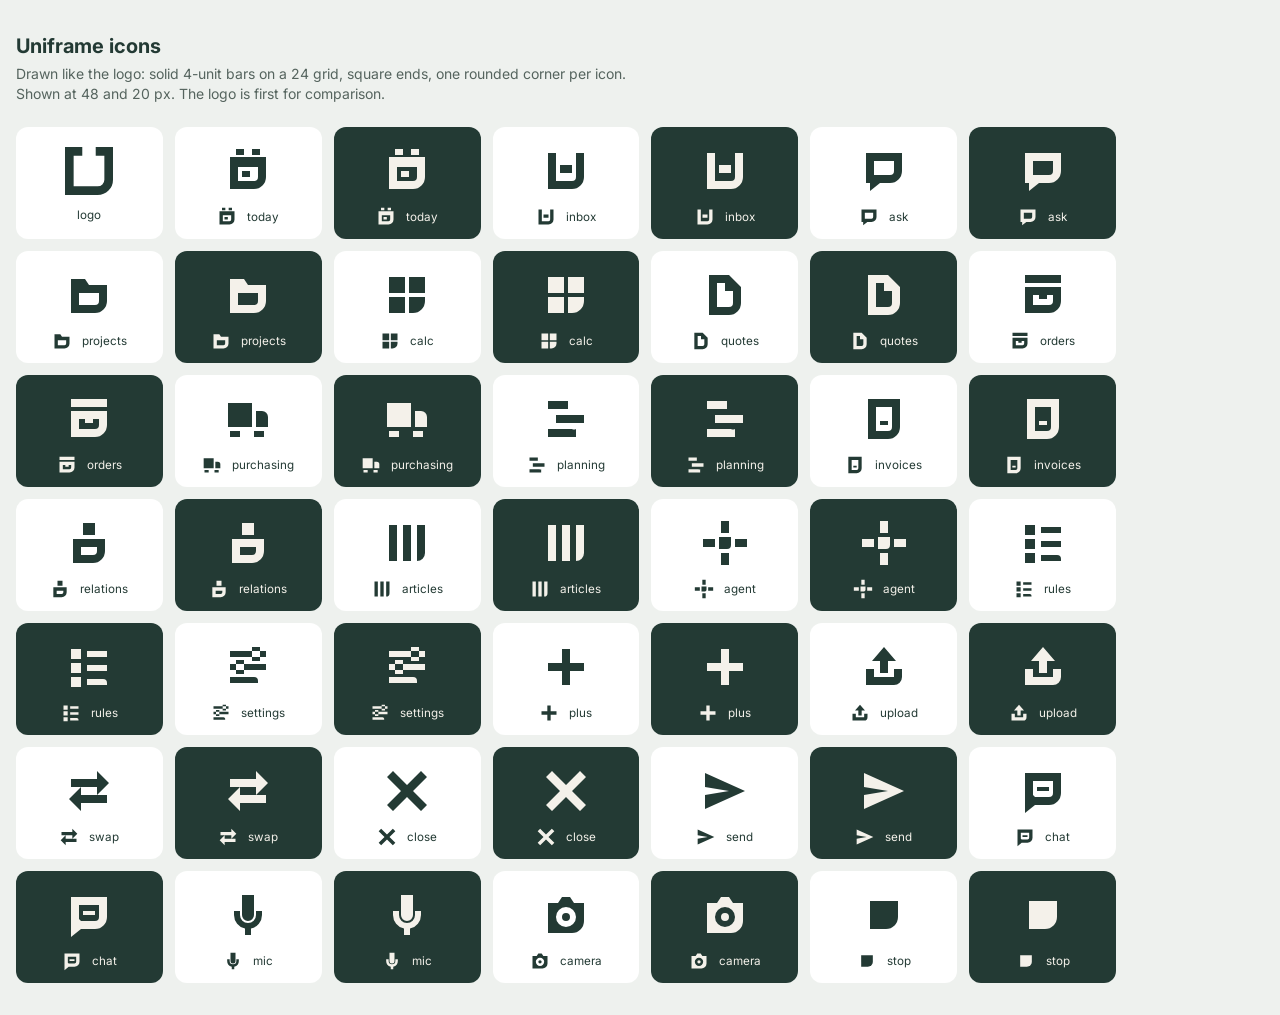
<file: icons.html>
<!doctype html>
<html lang="en">
<head>
<meta charset="utf-8"><meta name="viewport" content="width=device-width, initial-scale=1">
<title>Uniframe icons</title>
<meta name="robots" content="noindex">
<link href="https://fonts.googleapis.com/css2?family=Inter:wght@400;600&display=swap" rel="stylesheet">
<style>
  body { margin: 0; padding: 32px 16px; font: 14px/1.4 Inter, system-ui, sans-serif; color: #233A34; background: #EEF1EE; }
  h1 { font-size: 20px; margin: 0 0 4px; } p { margin: 0 0 24px; color: #55645E; max-width: 640px; }
  .grid { display: grid; grid-template-columns: repeat(auto-fill, minmax(140px, 1fr)); gap: 12px; max-width: 1100px; }
  .cell { background: #fff; border-radius: 12px; padding: 20px 12px 12px; display: flex; flex-direction: column; align-items: center; gap: 12px; }
  .cell.dark { background: #233A34; color: #F4F1EA; }
  .cell svg { width: 48px; height: 48px; fill: currentColor; }
  .cell small { display: flex; gap: 10px; align-items: center; } .cell small svg { width: 20px; height: 20px; }
  .logo { width: 48px; height: 48px; }
</style>
</head>
<body>
<h1>Uniframe icons</h1>
<p>Drawn like the logo: solid 4-unit bars on a 24 grid, square ends, one rounded corner per icon. Shown at 48 and 20 px. The logo is first for comparison.</p>
<div class="grid" id="g"></div>
<script src="js/icons.js"></script>
<script>
  const logo = '<svg class="logo" viewBox="0 0 100 100"><path d="M0 0H36V18H18V82H68A14 14 0 0 0 82 68V18H64V0H100V68A32 32 0 0 1 68 100H0Z"/></svg>';
  const cells = [`<div class="cell">${logo}<small>logo</small></div>`];
  for (const k of Object.keys(UF_ICONS)) for (const dark of [false, true]) if (!dark || ['today','projects','quotes','calc'].includes(k) || true)
    cells.push(`<div class="cell ${dark ? 'dark' : ''}">${ufIcon(k)}<small>${ufIcon(k)}${k}</small></div>`);
  document.getElementById('g').innerHTML = cells.join('');
</script>
</body>
</html>
</file>
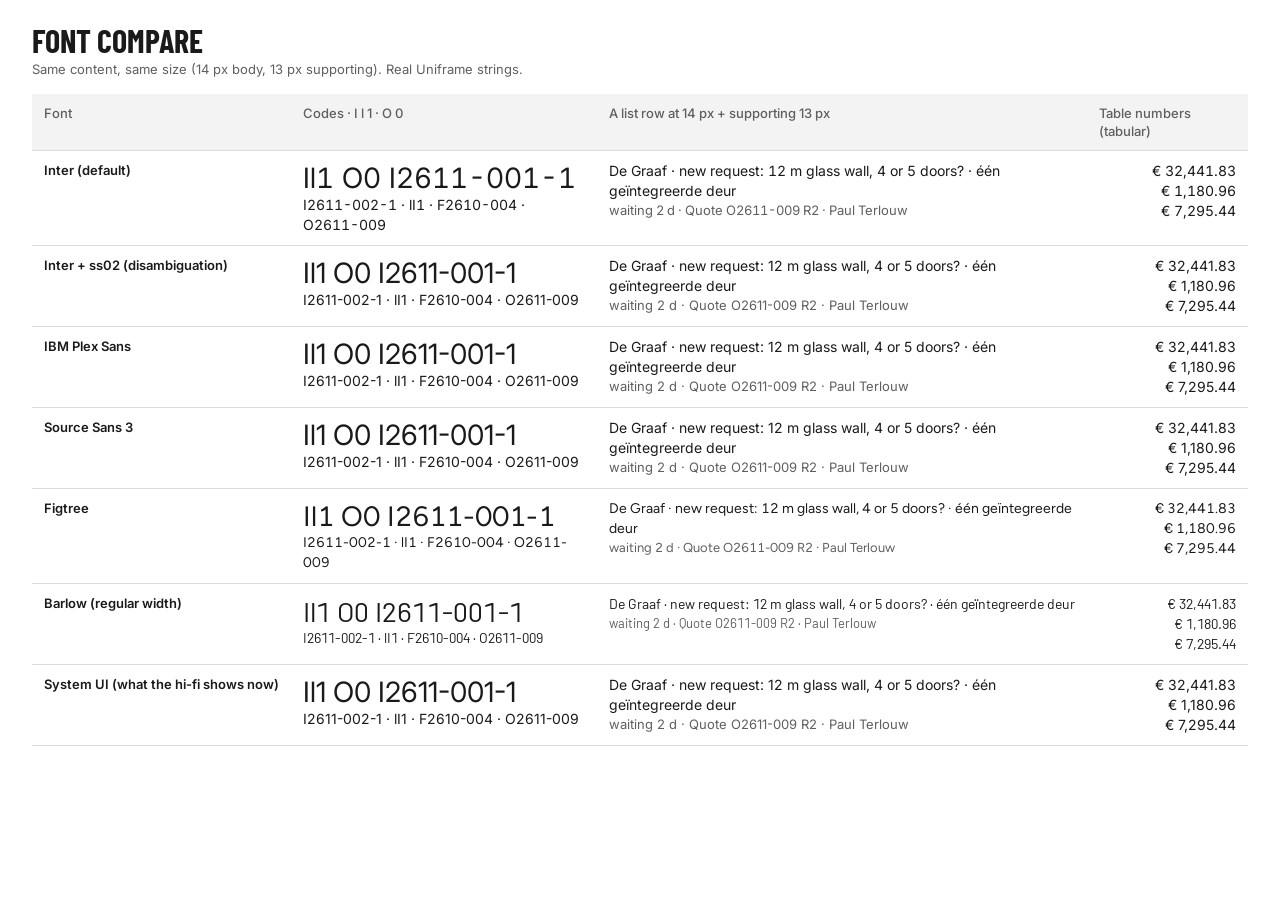
<file: hifi/font-compare.html>
<!doctype html>
<html lang="en"><head><meta charset="utf-8"><title>Font compare · real Uniframe content</title>
<link rel="stylesheet" href="https://fonts.googleapis.com/css2?family=Inter:wght@400;500;600&family=IBM+Plex+Sans:wght@400;600&family=Source+Sans+3:wght@400;600&family=Figtree:wght@400;600&family=Barlow+Condensed:wght@700&family=Barlow:wght@400;600&display=swap">
<style>
body { margin: 0; padding: 24px 32px; font: 13px/18px Inter, sans-serif; color: #1a1a1a; }
table { border-collapse: collapse; width: 100%; }
td, th { border-bottom: 1px solid #dcdcdc; padding: 10px 12px; text-align: left; vertical-align: top; }
th { background: #f3f3f3; font-weight: 500; color: #5f5f5f; }
.s14 { font-size: 14px; line-height: 20px; }
.s13 { font-size: 13px; line-height: 18px; color: #5f5f5f; }
.big { font-size: 28px; line-height: 34px; }
.name { font-weight: 600; white-space: nowrap; }
</style></head><body>
<h1 style="font:700 32px/32px 'Barlow Condensed';text-transform:uppercase;margin:0 0 4px">Font compare</h1>
<p style="margin:0 0 16px;color:#5f5f5f">Same content, same size (14 px body, 13 px supporting). Real Uniframe strings.</p>
<table id="t"><thead><tr><th>Font</th><th>Codes · I l 1 · O 0</th><th>A list row at 14 px + supporting 13 px</th><th>Table numbers (tabular)</th></tr></thead><tbody></tbody></table>
<script>
const FONTS = [
  ['Inter (default)', 'Inter', ''],
  ['Inter + ss02 (disambiguation)', 'Inter', '"ss02","tnum"'],
  ['IBM Plex Sans', '"IBM Plex Sans"', ''],
  ['Source Sans 3', '"Source Sans 3"', ''],
  ['Figtree', 'Figtree', ''],
  ['Barlow (regular width)', 'Barlow', ''],
  ['System UI (what the hi-fi shows now)', 'system-ui, -apple-system, "Segoe UI"', ''],
];
const tb = document.querySelector('#t tbody');
FONTS.forEach(([n, f, feat]) => {
  const st = `font-family:${f};${feat ? `font-feature-settings:${feat};` : 'font-variant-numeric:tabular-nums;'}`;
  tb.insertAdjacentHTML('beforeend', `<tr data-font='${f}' data-feat='${feat}'><td class="name">${n}<br><span class="s13 m"></span></td>
  <td style="${st}"><span class="big">Il1 O0 I2611-001-1</span><br><span class="s14">I2611-002-1 · lI1 · F2610-004 · O2611-009</span></td>
  <td style="${st}"><div class="s14">De Graaf · new request: 12 m glass wall, 4 or 5 doors? · één geïntegreerde deur</div><div class="s13">waiting 2 d · Quote O2611-009 R2 · Paul Terlouw</div></td>
  <td style="${st}" class="s14"><div style="text-align:right">€ 32,441.83</div><div style="text-align:right">€ 1,180.96</div><div style="text-align:right">€ 7,295.44</div></td></tr>`);
});
window.__metrics = async () => {
  await document.fonts.ready;
  const c = document.createElement('canvas').getContext('2d'), out = [];
  for (const tr of document.querySelectorAll('tr[data-font]')) {
    const f = tr.dataset.font; c.font = `400 14px ${f}`;
    const x = c.measureText('x').actualBoundingBoxAscent, H = c.measureText('H').actualBoundingBoxAscent;
    const w = c.measureText('De Graaf · new request: 12 m glass wall, 4 or 5 doors?').width;
    // are I and l the same shape? compare rendered pixels
    const px = ch => { const cv = document.createElement('canvas'); cv.width = 40; cv.height = 40; const g = cv.getContext('2d'); g.font = `400 32px ${f}`; g.fillText(ch, 10, 32); return g.getImageData(0, 0, 40, 40).data.join(''); };
    const same = px('I') === px('l');
    tr.querySelector('.m').textContent = `x-height ${x.toFixed(1)} px · cap ${H.toFixed(1)} · x/cap ${(x / H).toFixed(2)} · row width ${Math.round(w)} px · I=l ${same ? 'SAME' : 'different'}`;
    out.push({ font: tr.querySelector('.name').firstChild.textContent, x: +x.toFixed(2), cap: +H.toFixed(2), ratio: +(x / H).toFixed(2), width: Math.round(w), IlSame: same });
  }
  return out;
};
</script></body></html>
</file>
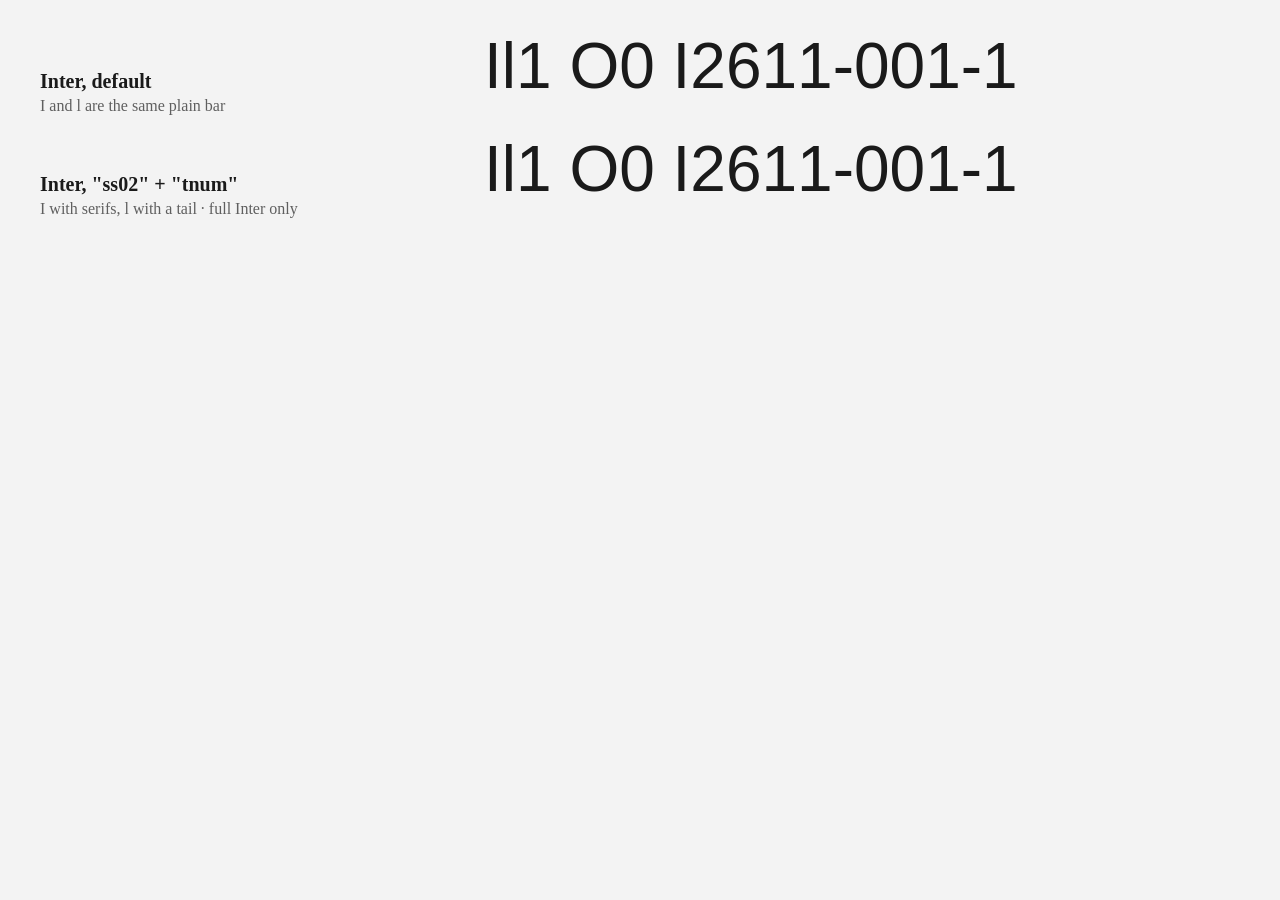
<file: hifi/inter-ss02.html>
<!doctype html>
<html><head><meta charset="utf-8"><title>Inter default vs ss02</title>
<link rel="stylesheet" href="https://rsms.me/inter/inter.css">
<style>
body { margin: 0; padding: 28px 40px; background: #f3f3f3; font-family: InterVariable, sans-serif; color: #1a1a1a; }
.row { display: grid; grid-template-columns: 420px 1fr; align-items: baseline; gap: 24px; margin-bottom: 14px; }
.lab { font: 600 20px/28px InterVariable; }
.lab small { display: block; font: 400 16px/22px InterVariable; color: #5f5f5f; }
.s { font-size: 64px; line-height: 76px; font-variant-numeric: tabular-nums; }
.ss { font-feature-settings: "ss02", "tnum"; }
</style></head><body>
<div class="row"><div class="lab">Inter, default<small>I and l are the same plain bar</small></div><div class="s">Il1 O0 I2611-001-1</div></div>
<div class="row"><div class="lab">Inter, "ss02" + "tnum"<small>I with serifs, l with a tail · full Inter only</small></div><div class="s ss">Il1 O0 I2611-001-1</div></div>
</body></html>
</file>
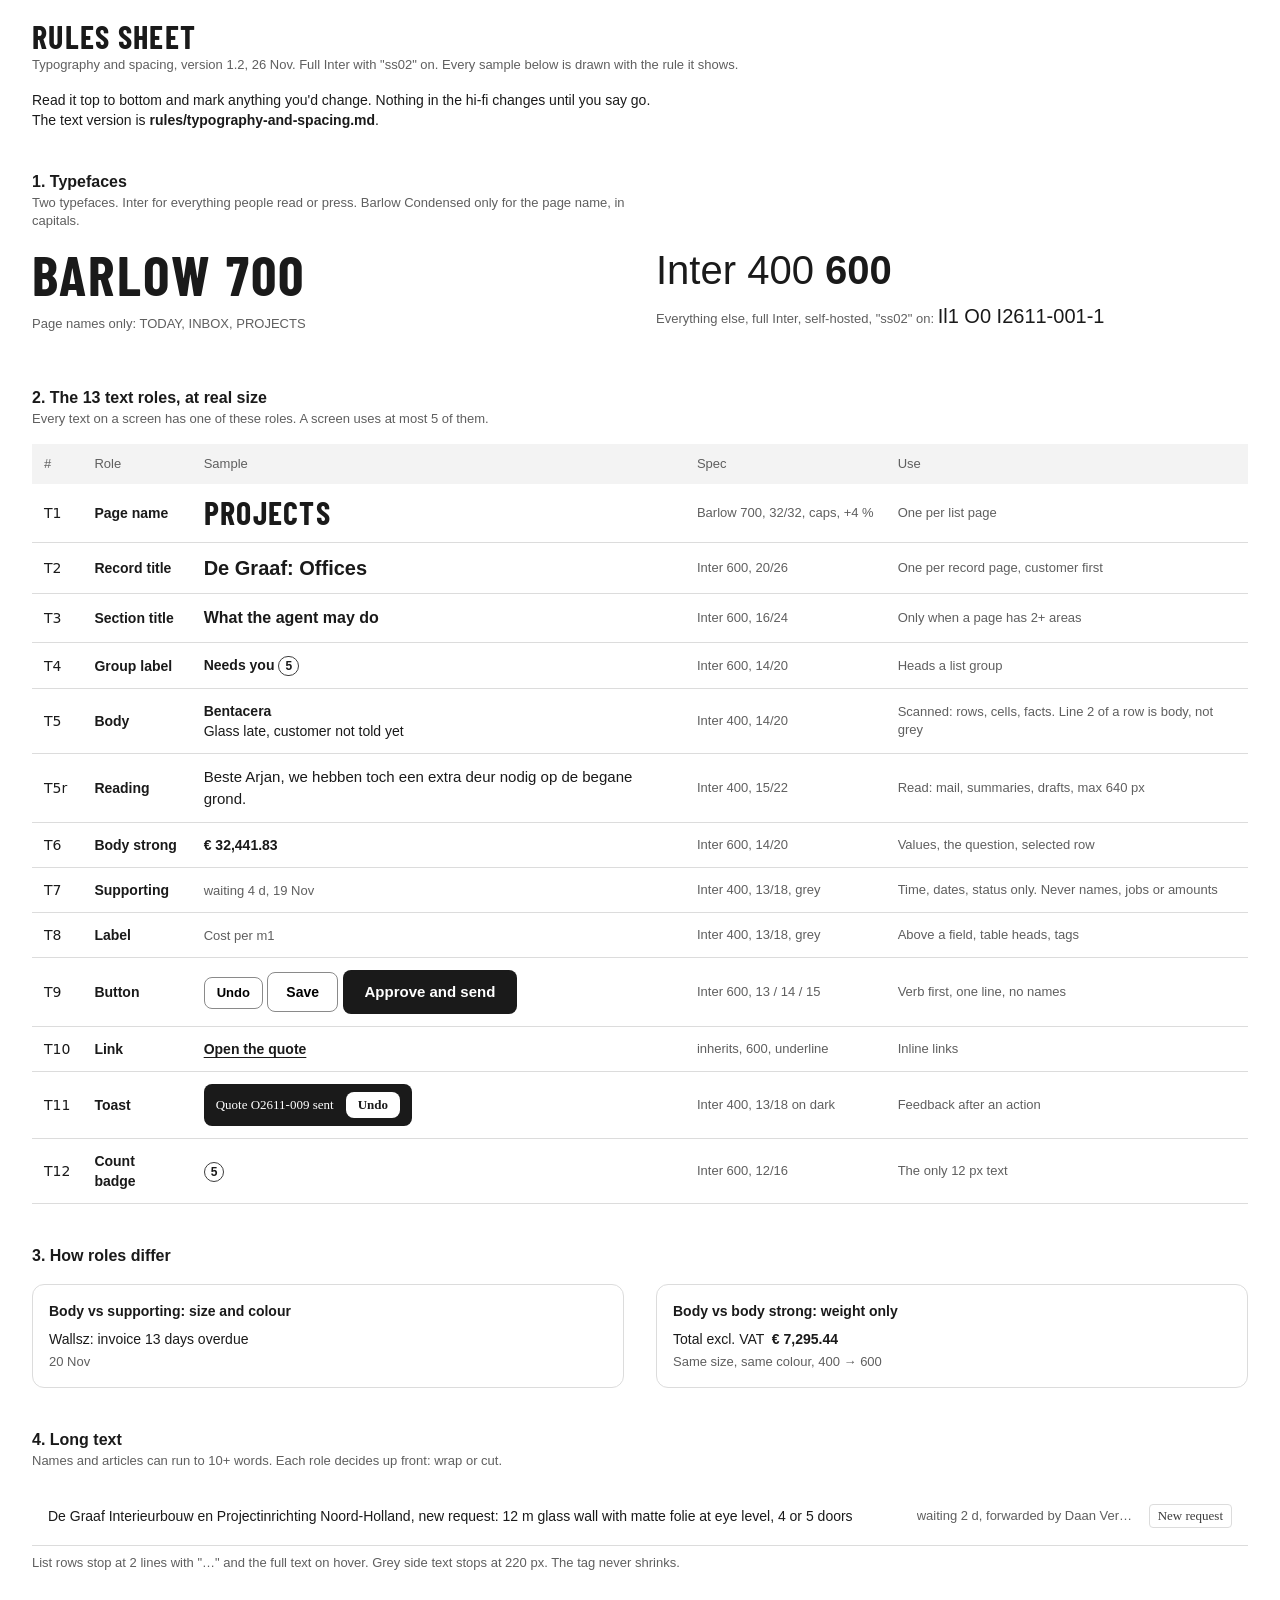
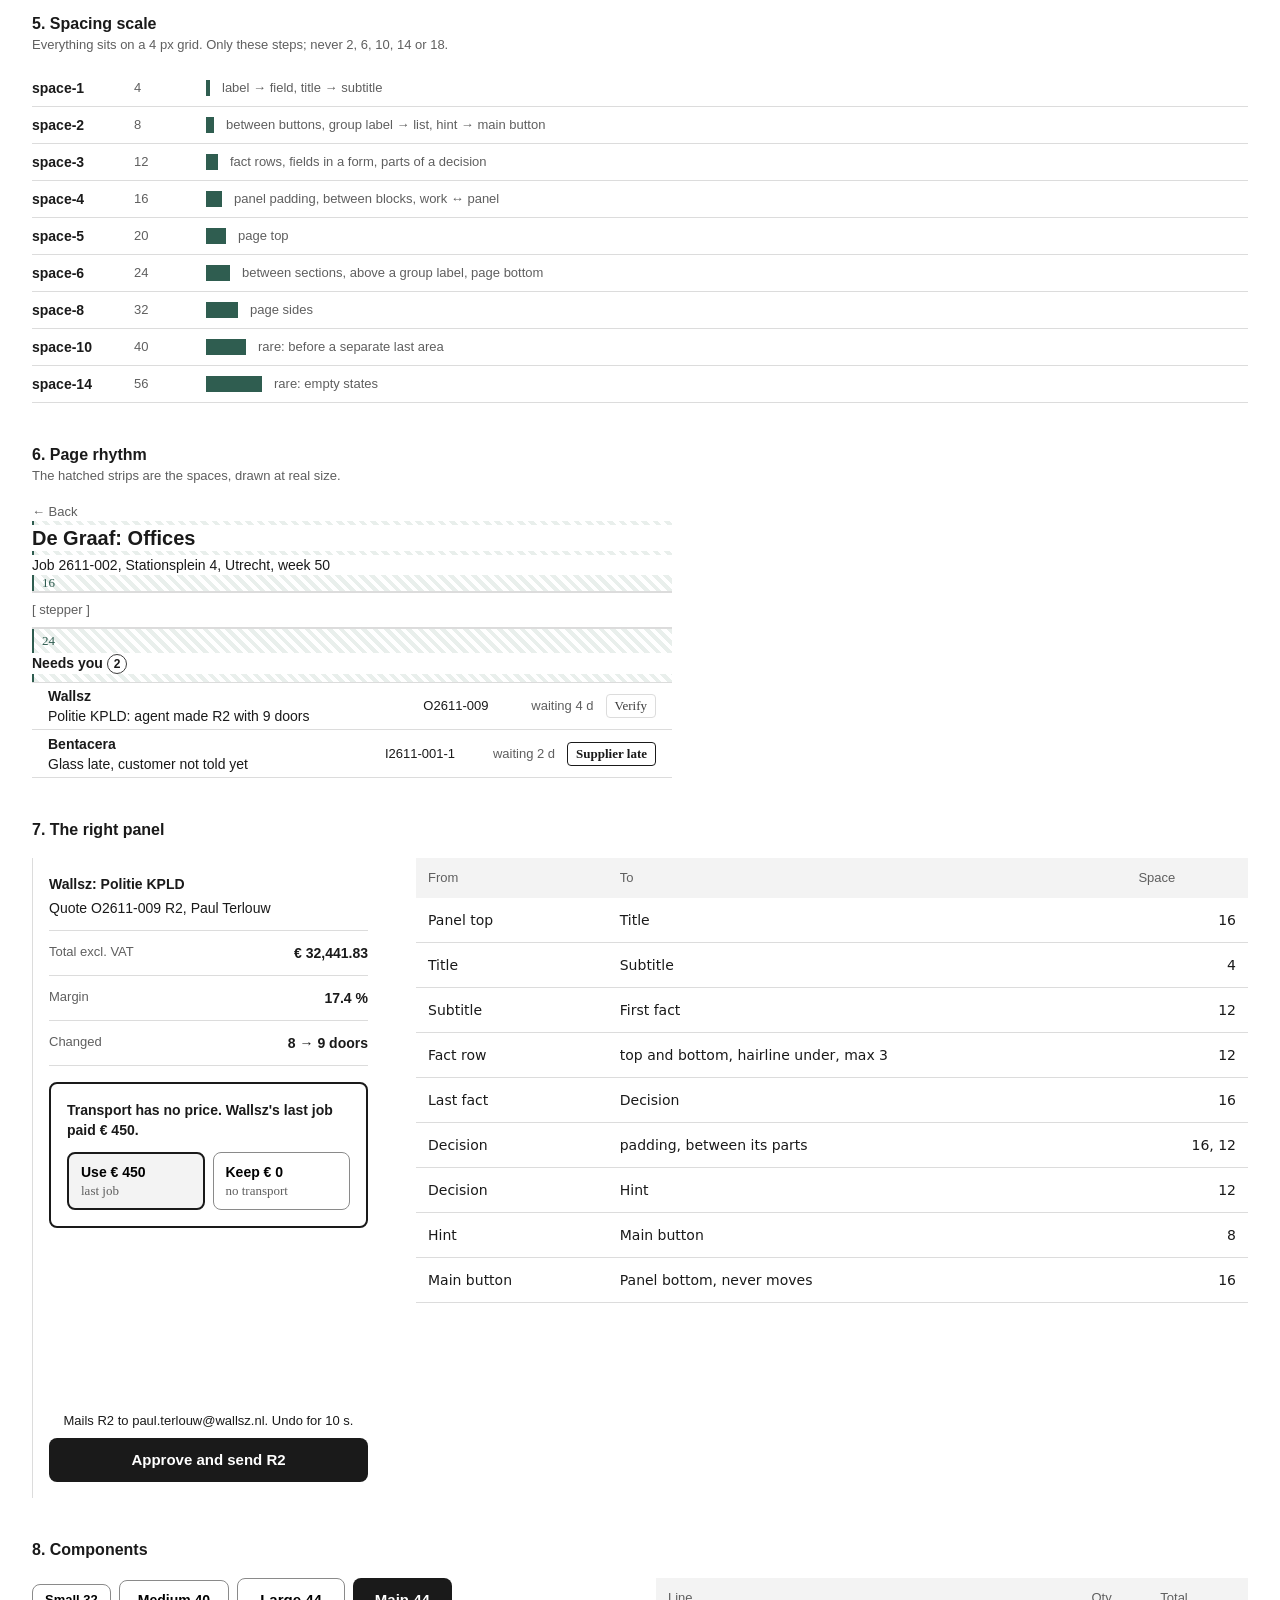
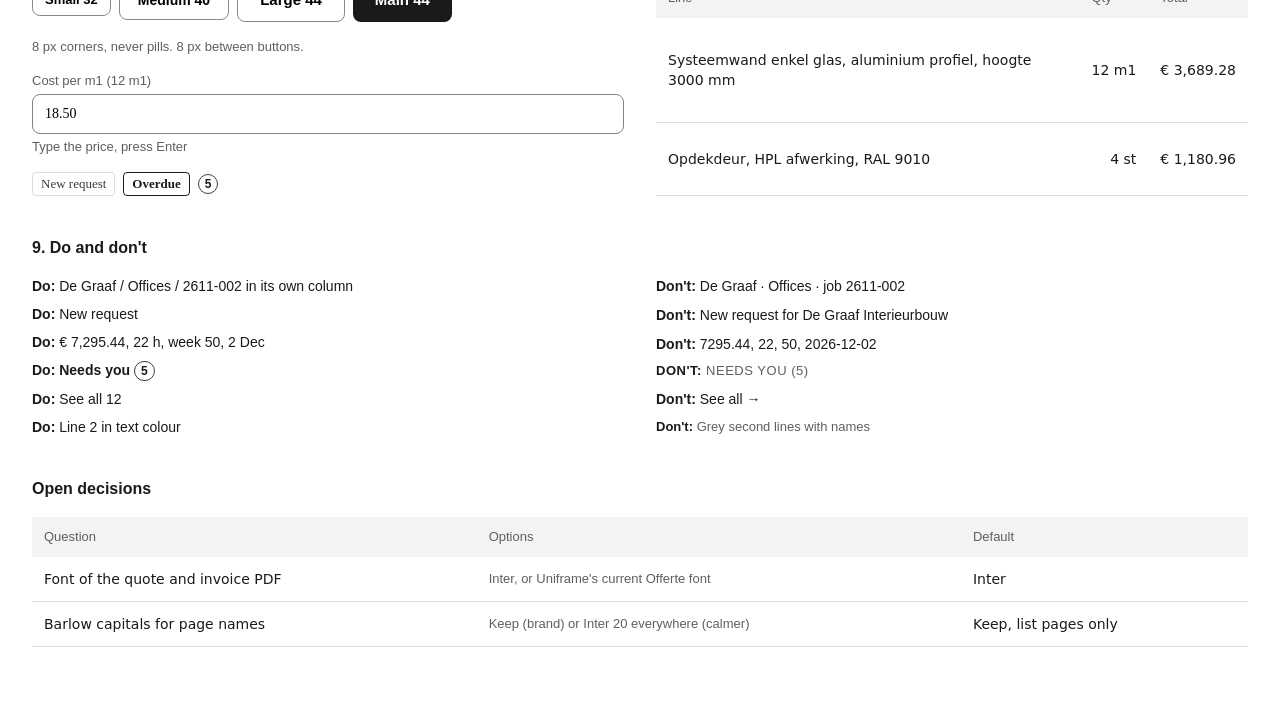
<file: hifi/rules.html>
<!doctype html>
<html lang="en">
<head>
<meta charset="utf-8">
<meta name="viewport" content="width=device-width, initial-scale=1">
<title>Rules sheet: typography and spacing, v1.2</title>
<meta name="robots" content="noindex">
<link rel="preconnect" href="https://fonts.googleapis.com">
<link rel="stylesheet" href="https://rsms.me/inter/inter.css">
<link rel="stylesheet" href="https://fonts.googleapis.com/css2?family=Barlow+Condensed:wght@700&display=swap">
<style>
/* This sheet follows its own rules: Inter 400/500/600, Barlow 700 caps for the page name, 4 px spacing tokens. */
:root { --text:#1a1a1a; --second:#5f5f5f; --line:#dcdcdc; --soft:#f3f3f3; --mark:#2f5d50;
  --s1:4px; --s2:8px; --s3:12px; --s4:16px; --s5:20px; --s6:24px; --s8:32px; --s10:40px; --s14:56px; }
* { box-sizing: border-box; }
body { margin: 0; font: 400 14px/20px InterVariable, Inter, system-ui, sans-serif; color: var(--text); font-feature-settings: "ss02"; }
td.num, .t6 { font-feature-settings: "ss02", "tnum"; }
main { max-width: 1280px; margin: 0 auto; padding: var(--s5) var(--s8) var(--s14); }
.t1 { font: 700 32px/32px "Barlow Condensed", sans-serif; text-transform: uppercase; letter-spacing: .04em; margin: 0; }
.t2 { font: 600 20px/26px InterVariable, sans-serif; margin: 0; }
.t3 { font: 600 16px/24px InterVariable, sans-serif; margin: 0; }
.t4 { font: 600 14px/20px InterVariable, sans-serif; }
.t5 { font: 400 14px/20px InterVariable, sans-serif; }
.t6 { font: 600 14px/20px InterVariable, sans-serif; }
.t7 { font: 400 13px/18px InterVariable, sans-serif; color: var(--second); }
.t8 { font: 400 13px/18px InterVariable, sans-serif; color: var(--second); }
.t5r { font: 400 15px/22px InterVariable, sans-serif; }
.t12 { font: 600 12px/16px InterVariable, sans-serif; }
.sub { margin: var(--s1) 0 var(--s4); }
section { margin-top: var(--s10); }
section > h2 { margin-bottom: var(--s2); }
.note { max-width: 640px; margin: 0 0 var(--s4); }
table { width: 100%; border-collapse: collapse; }
th { text-align: left; height: 40px; padding: 0 var(--s3); background: var(--soft); }
td { padding: var(--s3); border-bottom: 1px solid var(--line); vertical-align: middle; }
td.num { text-align: right; white-space: nowrap; }
.spec { white-space: nowrap; }
.swatch { display: inline-block; }
/* spacing bars */
.bar { display: grid; grid-template-columns: 90px 60px 1fr; align-items: center; gap: var(--s3); padding: var(--s2) 0; border-bottom: 1px solid var(--line); }
.bar i { display: block; height: 16px; background: var(--mark); }
/* panel diagram */
.panelwrap { display: grid; grid-template-columns: 352px 1fr; gap: var(--s8); align-items: start; }
.panel { border-left: 1px solid var(--line); padding: var(--s4); position: relative; height: 640px; display: flex; flex-direction: column; }
.panel .facts { flex: 1; }
.kv { display: flex; justify-content: space-between; gap: var(--s3); padding: var(--s3) 0; border-bottom: 1px solid var(--line); }
.kv:first-of-type { border-top: 1px solid var(--line); }
.ask { border: 2px solid var(--text); border-radius: 8px; padding: var(--s4); display: grid; gap: var(--s3); margin-top: var(--s4); }
.choices { display: grid; grid-template-columns: 1fr 1fr; gap: var(--s2); }
.btn { height: 40px; padding: 0 18px; border-radius: 8px; border: 1px solid #8a8a8a; background: #fff; font: 600 14px/20px InterVariable, sans-serif; cursor: default; }
.btn.sm { height: 32px; padding: 0 12px; font-size: 13px; }
.btn.lg { height: 44px; padding: 0 22px; font-size: 15px; }
.btn.main { background: var(--text); color: #fff; border: 0; }
.choice { min-height: 44px; padding: var(--s2) var(--s3); border-radius: 8px; border: 1px solid #8a8a8a; background: #fff; font: 600 14px/20px InterVariable, sans-serif; text-align: left; }
.choice small { display: block; font: 400 13px/18px InterVariable; color: var(--second); }
.choice[aria-pressed=true] { border: 2px solid var(--text); background: var(--soft); }
.hint { text-align: center; margin: var(--s3) 0 var(--s2); }
.field label { display: block; margin-bottom: var(--s1); }
.field input { width: 100%; height: 40px; padding: 0 var(--s3); border: 1px solid #7d8580; border-radius: 8px; font: 400 14px/20px InterVariable; }
.field p { margin: var(--s1) 0 0; }
.tag { display: inline-flex; align-items: center; height: 24px; padding: 0 var(--s2); border: 1px solid var(--line); border-radius: 4px; font: 500 13px/18px InterVariable; color: #3d3d3d; }
.badge { display: inline-grid; place-items: center; min-width: 20px; height: 20px; padding: 0 6px; border: 1px solid #3d3d3d; border-radius: 10px; }
.row { display: flex; gap: var(--s3); align-items: center; padding: 0 var(--s4); min-height: 48px; border-bottom: 1px solid var(--line); }
.row.two { min-height: 60px; }
.row > span:first-child { flex: 1; min-width: 0; display: -webkit-box; -webkit-box-orient: vertical; -webkit-line-clamp: 2; overflow: hidden; }
.who2 { flex: 1; min-width: 0; display: block; }
.who2 > * { display: block; white-space: nowrap; overflow: hidden; text-overflow: ellipsis; }
.row .code { width: 96px; flex-shrink: 0; font-size: 13px; }
.row .meta { max-width: 220px; white-space: nowrap; overflow: hidden; text-overflow: ellipsis; }
.cols { display: grid; grid-template-columns: 1fr 1fr; gap: var(--s8); }
.box { border: 1px solid var(--line); border-radius: 12px; padding: var(--s4); }
.ok::before { content: "Do: "; font-weight: 600; color: var(--text); }
.no::before { content: "Don't: "; font-weight: 600; color: var(--text); }
.toast { display: inline-flex; gap: var(--s3); align-items: center; background: var(--text); color: #fff; border-radius: 8px; padding: var(--s2) var(--s3); font: 400 13px/18px InterVariable; }
.toast b { background: #fff; color: var(--text); border-radius: 8px; padding: var(--s1) var(--s3); font-weight: 600; }
.rhythm > * { position: relative; }
.gap { height: var(--h); background: repeating-linear-gradient(45deg, #e9efec 0 4px, #fff 4px 8px); border-left: 2px solid var(--mark); padding-left: var(--s2); font: 500 13px/var(--h) Inter; color: var(--mark); overflow: hidden; }
</style>
</head>
<body>
<main>
  <h1 class="t1">Rules sheet</h1>
  <p class="t7 sub">Typography and spacing, version 1.2, 26 Nov. Full Inter with "ss02" on. Every sample below is drawn with the rule it shows.</p>
  <p class="note t5">Read it top to bottom and mark anything you'd change. Nothing in the hi-fi changes until you say go. The text version is <b>rules/typography-and-spacing.md</b>.</p>

  <section>
    <h2 class="t3">1. Typefaces</h2>
    <p class="t7 note">Two typefaces. Inter for everything people read or press. Barlow Condensed only for the page name, in capitals.</p>
    <div class="cols">
      <div><p class="t1" style="font-size:56px;line-height:56px">Barlow 700</p><p class="t7">Page names only: TODAY, INBOX, PROJECTS</p></div>
      <div><p class="t2" style="font-size:40px;line-height:48px;font-weight:400">Inter 400 <span style="font-weight:600">600</span></p><p class="t7">Everything else, full Inter, self-hosted, "ss02" on: <span style="font-size:20px;color:var(--text)">Il1 O0 I2611-001-1</span></p></div>
    </div>
  </section>

  <section>
    <h2 class="t3">2. The 13 text roles, at real size</h2>
    <p class="t7 note">Every text on a screen has one of these roles. A screen uses at most 5 of them.</p>
    <table>
      <thead><tr><th class="t8">#</th><th class="t8">Role</th><th class="t8">Sample</th><th class="t8">Spec</th><th class="t8">Use</th></tr></thead>
      <tbody>
        <tr><td>T1</td><td class="t6">Page name</td><td><span class="t1">Projects</span></td><td class="t7 spec">Barlow 700, 32/32, caps, +4 %</td><td class="t7">One per list page</td></tr>
        <tr><td>T2</td><td class="t6">Record title</td><td><span class="t2">De Graaf: Offices</span></td><td class="t7 spec">Inter 600, 20/26</td><td class="t7">One per record page, customer first</td></tr>
        <tr><td>T3</td><td class="t6">Section title</td><td><span class="t3">What the agent may do</span></td><td class="t7 spec">Inter 600, 16/24</td><td class="t7">Only when a page has 2+ areas</td></tr>
        <tr><td>T4</td><td class="t6">Group label</td><td><span class="t4">Needs you <span class="badge t12">5</span></span></td><td class="t7 spec">Inter 600, 14/20</td><td class="t7">Heads a list group</td></tr>
        <tr><td>T5</td><td class="t6">Body</td><td><span class="who2"><b class="t6">Bentacera</b><span class="t5">Glass late, customer not told yet</span></span></td><td class="t7 spec">Inter 400, 14/20</td><td class="t7">Scanned: rows, cells, facts. Line 2 of a row is body, not grey</td></tr>
        <tr><td>T5r</td><td class="t6">Reading</td><td><span class="t5r">Beste Arjan, we hebben toch een extra deur nodig op de begane grond.</span></td><td class="t7 spec">Inter 400, 15/22</td><td class="t7">Read: mail, summaries, drafts, max 640 px</td></tr>
        <tr><td>T6</td><td class="t6">Body strong</td><td><span class="t6">€&nbsp;32,441.83</span></td><td class="t7 spec">Inter 600, 14/20</td><td class="t7">Values, the question, selected row</td></tr>
        <tr><td>T7</td><td class="t6">Supporting</td><td><span class="t7">waiting 4 d, 19 Nov</span></td><td class="t7 spec">Inter 400, 13/18, grey</td><td class="t7">Time, dates, status only. Never names, jobs or amounts</td></tr>
        <tr><td>T8</td><td class="t6">Label</td><td><span class="t8">Cost per m1</span></td><td class="t7 spec">Inter 400, 13/18, grey</td><td class="t7">Above a field, table heads, tags</td></tr>
        <tr><td>T9</td><td class="t6">Button</td><td><button class="btn sm">Undo</button> <button class="btn">Save</button> <button class="btn lg main">Approve and send</button></td><td class="t7 spec">Inter 600, 13 / 14 / 15</td><td class="t7">Verb first, one line, no names</td></tr>
        <tr><td>T10</td><td class="t6">Link</td><td><a href="#" class="t6" style="color:inherit;text-underline-offset:3px">Open the quote</a></td><td class="t7 spec">inherits, 600, underline</td><td class="t7">Inline links</td></tr>
        <tr><td>T11</td><td class="t6">Toast</td><td><span class="toast">Quote O2611-009 sent <b>Undo</b></span></td><td class="t7 spec">Inter 400, 13/18 on dark</td><td class="t7">Feedback after an action</td></tr>
        <tr><td>T12</td><td class="t6">Count badge</td><td><span class="badge t12">5</span></td><td class="t7 spec">Inter 600, 12/16</td><td class="t7">The only 12 px text</td></tr>
      </tbody>
    </table>
  </section>

  <section>
    <h2 class="t3">3. How roles differ</h2>
    <div class="cols" style="margin-top:var(--s4)">
      <div class="box"><p class="t4" style="margin:0 0 var(--s2)">Body vs supporting: size and colour</p><p class="t5" style="margin:0">Wallsz: invoice 13 days overdue</p><p class="t7" style="margin:var(--s1) 0 0">20 Nov</p></div>
      <div class="box"><p class="t4" style="margin:0 0 var(--s2)">Body vs body strong: weight only</p><p class="t5" style="margin:0">Total excl. VAT &nbsp;<span class="t6">€&nbsp;7,295.44</span></p><p class="t7" style="margin:var(--s1) 0 0">Same size, same colour, 400 → 600</p></div>
    </div>
  </section>

  <section>
    <h2 class="t3">4. Long text</h2>
    <p class="t7 note">Names and articles can run to 10+ words. Each role decides up front: wrap or cut.</p>
    <div class="row two"><span class="t5" title="De Graaf Interieurbouw en Projectinrichting Noord-Holland, new request: 12 m glass wall with matte folie at eye level, 4 or 5 doors">De Graaf Interieurbouw en Projectinrichting Noord-Holland, new request: 12 m glass wall with matte folie at eye level, 4 or 5 doors</span><span class="meta t7">waiting 2 d, forwarded by Daan Verhoeven</span><span class="tag">New request</span></div>
    <p class="t7" style="margin:var(--s2) 0 0">List rows stop at 2 lines with "…" and the full text on hover. Grey side text stops at 220 px. The tag never shrinks.</p>
  </section>

  <section>
    <h2 class="t3">5. Spacing scale</h2>
    <p class="t7 note">Everything sits on a 4 px grid. Only these steps; never 2, 6, 10, 14 or 18.</p>
    <div class="bar"><span class="t6">space-1</span><span class="t7">4</span><span style="display:flex;gap:var(--s3);align-items:center"><i style="width:4px"></i><span class="t7">label → field, title → subtitle</span></span></div>
    <div class="bar"><span class="t6">space-2</span><span class="t7">8</span><span style="display:flex;gap:var(--s3);align-items:center"><i style="width:8px"></i><span class="t7">between buttons, group label → list, hint → main button</span></span></div>
    <div class="bar"><span class="t6">space-3</span><span class="t7">12</span><span style="display:flex;gap:var(--s3);align-items:center"><i style="width:12px"></i><span class="t7">fact rows, fields in a form, parts of a decision</span></span></div>
    <div class="bar"><span class="t6">space-4</span><span class="t7">16</span><span style="display:flex;gap:var(--s3);align-items:center"><i style="width:16px"></i><span class="t7">panel padding, between blocks, work ↔ panel</span></span></div>
    <div class="bar"><span class="t6">space-5</span><span class="t7">20</span><span style="display:flex;gap:var(--s3);align-items:center"><i style="width:20px"></i><span class="t7">page top</span></span></div>
    <div class="bar"><span class="t6">space-6</span><span class="t7">24</span><span style="display:flex;gap:var(--s3);align-items:center"><i style="width:24px"></i><span class="t7">between sections, above a group label, page bottom</span></span></div>
    <div class="bar"><span class="t6">space-8</span><span class="t7">32</span><span style="display:flex;gap:var(--s3);align-items:center"><i style="width:32px"></i><span class="t7">page sides</span></span></div>
    <div class="bar"><span class="t6">space-10</span><span class="t7">40</span><span style="display:flex;gap:var(--s3);align-items:center"><i style="width:40px"></i><span class="t7">rare: before a separate last area</span></span></div>
    <div class="bar"><span class="t6">space-14</span><span class="t7">56</span><span style="display:flex;gap:var(--s3);align-items:center"><i style="width:56px"></i><span class="t7">rare: empty states</span></span></div>
  </section>

  <section>
    <h2 class="t3">6. Page rhythm</h2>
    <p class="t7 note">The hatched strips are the spaces, drawn at real size.</p>
    <div class="rhythm" style="max-width:640px">
      <a href="#" class="t7" style="text-decoration:none">← Back</a>
      <div class="gap" style="--h:4px"></div>
      <h3 class="t2">De Graaf: Offices</h3>
      <div class="gap" style="--h:4px"></div>
      <p class="t5" style="margin:0">Job 2611-002, Stationsplein 4, Utrecht, week 50</p>
      <div class="gap" style="--h:16px">16</div>
      <div class="t7" style="padding:var(--s2) 0;border-top:2px solid var(--line);border-bottom:2px solid var(--line)">[ stepper ]</div>
      <div class="gap" style="--h:24px">24</div>
      <p class="t4" style="margin:0">Needs you <span class="badge t12">2</span></p>
      <div class="gap" style="--h:8px"></div>
      <div class="row" style="border-top:1px solid var(--line)"><span class="who2"><b class="t6">Wallsz</b><span class="t5">Politie KPLD: agent made R2 with 9 doors</span></span><span class="code t5">O2611-009</span><span class="meta t7">waiting 4 d</span><span class="tag">Verify</span></div>
      <div class="row"><span class="who2"><b class="t6">Bentacera</b><span class="t5">Glass late, customer not told yet</span></span><span class="code t5">I2611-001-1</span><span class="meta t7">waiting 2 d</span><span class="tag" style="border-color:var(--text);color:var(--text);font-weight:600">Supplier late</span></div>
    </div>
  </section>

  <section>
    <h2 class="t3">7. The right panel</h2>
    <div class="panelwrap" style="margin-top:var(--s4)">
      <div class="panel">
        <div class="facts">
          <p class="t6" style="margin:0">Wallsz: Politie KPLD</p>
          <p class="t5" style="margin:var(--s1) 0 var(--s3)">Quote O2611-009 R2, Paul Terlouw</p>
          <div class="kv"><span class="t7">Total excl. VAT</span><span class="t6">€&nbsp;32,441.83</span></div>
          <div class="kv"><span class="t7">Margin</span><span class="t6">17.4 %</span></div>
          <div class="kv"><span class="t7">Changed</span><span class="t6">8 → 9 doors</span></div>
          <div class="ask"><span class="t6">Transport has no price. Wallsz's last job paid €&nbsp;450.</span>
            <div class="choices"><button class="choice" aria-pressed="true">Use €&nbsp;450<small>last job</small></button><button class="choice">Keep €&nbsp;0<small>no transport</small></button></div></div>
        </div>
        <p class="t7 hint" style="color:var(--text)">Mails R2 to paul.terlouw@wallsz.nl. Undo for 10 s.</p>
        <button class="btn lg main" style="width:100%">Approve and send R2</button>
      </div>
      <table>
        <thead><tr><th class="t8">From</th><th class="t8">To</th><th class="t8 num">Space</th></tr></thead>
        <tbody>
          <tr><td>Panel top</td><td>Title</td><td class="num">16</td></tr>
          <tr><td>Title</td><td>Subtitle</td><td class="num">4</td></tr>
          <tr><td>Subtitle</td><td>First fact</td><td class="num">12</td></tr>
          <tr><td>Fact row</td><td>top and bottom, hairline under, max 3</td><td class="num">12</td></tr>
          <tr><td>Last fact</td><td>Decision</td><td class="num">16</td></tr>
          <tr><td>Decision</td><td>padding, between its parts</td><td class="num">16, 12</td></tr>
          <tr><td>Decision</td><td>Hint</td><td class="num">12</td></tr>
          <tr><td>Hint</td><td>Main button</td><td class="num">8</td></tr>
          <tr><td>Main button</td><td>Panel bottom, never moves</td><td class="num">16</td></tr>
        </tbody>
      </table>
    </div>
  </section>

  <section>
    <h2 class="t3">8. Components</h2>
    <div class="cols" style="margin-top:var(--s4)">
      <div style="display:grid;gap:var(--s4);align-content:start">
        <div style="display:flex;gap:var(--s2);align-items:center;flex-wrap:wrap"><button class="btn sm">Small 32</button><button class="btn">Medium 40</button><button class="btn lg">Large 44</button><button class="btn lg main">Main 44</button></div>
        <p class="t7" style="margin:0">8 px corners, never pills. 8 px between buttons.</p>
        <div class="field"><label class="t8">Cost per m1 (12 m1)</label><input value="18.50"><p class="t7">Type the price, press Enter</p></div>
        <div style="display:flex;gap:var(--s2);align-items:center"><span class="tag">New request</span><span class="tag" style="border-color:var(--text);color:var(--text);font-weight:600">Overdue</span><span class="badge t12">5</span></div>
      </div>
      <table>
        <thead><tr><th class="t8">Line</th><th class="t8 num">Qty</th><th class="t8 num">Total</th></tr></thead>
        <tbody><tr><td>Systeemwand enkel glas, aluminium profiel, hoogte 3000 mm</td><td class="num">12 m1</td><td class="num">€&nbsp;3,689.28</td></tr>
        <tr><td>Opdekdeur, HPL afwerking, RAL 9010</td><td class="num">4 st</td><td class="num">€&nbsp;1,180.96</td></tr></tbody>
      </table>
    </div>
  </section>

  <section>
    <h2 class="t3">9. Do and don't</h2>
    <div class="cols" style="margin-top:var(--s4)">
      <div style="display:grid;gap:var(--s2)"><p class="t5 ok" style="margin:0">De Graaf / Offices / 2611-002 in its own column</p><p class="t5 ok" style="margin:0">New request</p><p class="t5 ok" style="margin:0">€&nbsp;7,295.44, 22 h, week 50, 2 Dec</p><p class="t4 ok" style="margin:0">Needs you <span class="badge t12">5</span></p><p class="t5 ok" style="margin:0">See all 12</p><p class="t5 ok" style="margin:0">Line 2 in text colour</p></div>
      <div style="display:grid;gap:var(--s2)"><p class="t5 no" style="margin:0">De Graaf &middot; Offices &middot; job 2611-002</p><p class="t5 no" style="margin:0">New request for De Graaf Interieurbouw</p><p class="t5 no" style="margin:0">7295.44, 22, 50, 2026-12-02</p><p class="t7 no" style="margin:0;text-transform:uppercase;letter-spacing:.04em">needs you (5)</p><p class="t5 no" style="margin:0">See all →</p><p class="t7 no" style="margin:0">Grey second lines with names</p></div>
    </div>
  </section>

  <section>
    <h2 class="t3">Open decisions</h2>
    <table style="margin-top:var(--s4)">
      <thead><tr><th class="t8">Question</th><th class="t8">Options</th><th class="t8">Default</th></tr></thead>
      <tbody>
        <tr><td>Font of the quote and invoice PDF</td><td class="t7">Inter, or Uniframe's current Offerte font</td><td>Inter</td></tr>
        <tr><td>Barlow capitals for page names</td><td class="t7">Keep (brand) or Inter 20 everywhere (calmer)</td><td>Keep, list pages only</td></tr>
      </tbody>
    </table>
  </section>
</main>
</body>
</html>
</file>
<file: css/uniframe-tokens.css>
/* GENERATED from tokens.json. Do not edit by hand. */
:root {
  --uf-prim-green-900: #233A34;
  --uf-prim-green-800: #264D42;
  --uf-prim-green-700: #2F5D50;
  --uf-prim-green-600: #4A5C56;
  --uf-prim-green-500: #55645E;
  --uf-prim-green-200: #C9D6D2;
  --uf-prim-mist-200: #D3DEDB;
  --uf-prim-mist-100: #E8EFEC;
  --uf-prim-stone-200: #E2E9E6;
  --uf-prim-stone-100: #F1F4F3;
  --uf-prim-paper-100: #F7F9F8;
  --uf-prim-paper-50: #F4F7F6;
  --uf-prim-cream-100: #F3EFE6;
  --uf-prim-line-200: #DCE2DF;
  --uf-prim-line-300: #C9CCC2;
  --uf-prim-grey-500: #7D8580;
  --uf-prim-white: #FFFFFF;
  --uf-prim-oak-500: #B4844F;
  --uf-prim-status-green-700: #27693F;
  --uf-prim-status-green-50: #E4F1E8;
  --uf-prim-status-red-700: #7E3934;
  --uf-prim-status-red-50: #F6E9E6;
  --uf-prim-status-amber-700: #8A5A00;
  --uf-prim-status-amber-50: #F7EFDC;
  --uf-prim-status-slate-600: #4A5560;
  --uf-prim-status-slate-50: #ECEEEE;
  --uf-prim-status-blue-700: #2D5B86;
  --uf-prim-status-blue-50: #E5EDF5;
  --uf-color-text-primary: var(--uf-prim-green-900);
  --uf-color-text-secondary: var(--uf-prim-green-600);
  --uf-color-text-on-dark: var(--uf-prim-cream-100);
  --uf-color-text-on-dark-secondary: var(--uf-prim-green-200);
  --uf-color-text-link: var(--uf-prim-green-700);
  --uf-color-surface-stone: var(--uf-prim-stone-200);
  --uf-color-surface-mist: var(--uf-prim-mist-200);
  --uf-color-surface-paper: var(--uf-prim-paper-100);
  --uf-color-surface-deep-green: var(--uf-prim-green-900);
  --uf-color-accent-primary: var(--uf-prim-green-700);
  --uf-color-accent-primary-hover: var(--uf-prim-green-800);
  --uf-color-accent-focus: var(--uf-prim-green-700);
  --uf-color-status-success: var(--uf-prim-status-green-700);
  --uf-color-status-error: var(--uf-prim-status-red-700);
  --uf-color-status-attention: var(--uf-prim-status-amber-700);
  --uf-color-material-oak: var(--uf-prim-oak-500);
  --uf-backdrop-gradient: linear-gradient(160deg, var(--uf-prim-stone-200) 0%, var(--uf-prim-mist-200) 100%);
  --uf-backdrop-photo-blur: 48px;
  --uf-backdrop-photo-tint: linear-gradient(160deg, color-mix(in srgb, var(--uf-prim-stone-200) 80%, transparent), color-mix(in srgb, var(--uf-prim-mist-200) 80%, transparent));
  --uf-backdrop-local-shade: linear-gradient(90deg, color-mix(in srgb, var(--uf-prim-stone-200) 70%, transparent) 0%, transparent 60%);
  --uf-glass-frosted-fill: color-mix(in srgb, var(--uf-prim-white) 55%, transparent);
  --uf-glass-frosted-blur: 24px;
  --uf-glass-frosted-label: var(--uf-prim-green-900);
  --uf-glass-frosted-role: Default translucent surface: nav, chips, cards, secondary buttons;
  --uf-glass-frosted-strong-fill: color-mix(in srgb, var(--uf-prim-white) 72%, transparent);
  --uf-glass-frosted-strong-blur: 24px;
  --uf-glass-frosted-strong-label: var(--uf-prim-green-900);
  --uf-glass-frosted-strong-role: Panels with longer text or forms over a busy photo;
  --uf-glass-transparent-fill: color-mix(in srgb, var(--uf-prim-white) 20%, transparent);
  --uf-glass-transparent-blur: 4px;
  --uf-glass-transparent-label: var(--uf-prim-green-900);
  --uf-glass-transparent-role: Icon buttons and the clear glass pane only;
  --uf-glass-tinted-fill: color-mix(in srgb, var(--uf-prim-green-900) 72%, transparent);
  --uf-glass-tinted-blur: 16px;
  --uf-glass-tinted-label: var(--uf-prim-cream-100);
  --uf-glass-tinted-role: Tinted glass pane, dark chips;
  --uf-glass-primary-fill: color-mix(in srgb, var(--uf-prim-green-700) 96%, transparent);
  --uf-glass-primary-blur: 10px;
  --uf-glass-primary-label: var(--uf-prim-white);
  --uf-glass-primary-role: The one primary action per view;
  --uf-glass-rim: linear-gradient(135deg, rgb(255 255 255 / 0.9), rgb(255 255 255 / 0.12) 50%, rgb(255 255 255 / 0.5));
  --uf-glass-depth: inset 0 2px 3px rgb(255 255 255 / 0.55), inset 0 -3px 8px rgb(35 58 52 / 0.10);
  --uf-glass-shadow: 0 2px 4px rgb(35 58 52 / 0.10), 0 14px 32px rgb(35 58 52 / 0.14);
  --uf-glass-shadow-card: 0 2px 4px rgb(35 58 52 / 0.10), 0 24px 60px rgb(35 58 52 / 0.16);
  --uf-glass-saturate: 160%;
  --uf-glass-press: inset 0 0 16px rgb(255 255 255 / 0.45);
  --uf-glass-clear-blur: 2px;
  --uf-glass-matte-blur: 22px;
  --uf-glass-smoke-blur: 20px;
  --uf-glass-milk-blur: 24px;
  --uf-radius-sm: 4px;
  --uf-radius-md: 12px;
  --uf-radius-lg: 28px;
  --uf-radius-pill: 999px;
  --uf-radius-button: 8px;
  --uf-radius-panel: 12px;
  --uf-radius-field: 8px;
  --uf-radius-card: 12px;
  --uf-space-1: 4px;
  --uf-space-2: 8px;
  --uf-space-3: 12px;
  --uf-space-4: 16px;
  --uf-space-6: 24px;
  --uf-space-8: 32px;
  --uf-space-10: 40px;
  --uf-space-14: 56px;
  --uf-space-18: 72px;
  --uf-space-24: 96px;
  --uf-space-30: 120px;
  --uf-space-5: 20px;
  --uf-type-family-display: "Barlow Condensed", "Arial Narrow", sans-serif;
  --uf-type-family-text: Inter, system-ui, sans-serif;
  --uf-type-display-size: 96px;
  --uf-type-display-line: 0.9;
  --uf-type-display-weight: 700;
  --uf-type-display-tracking: -0.01em;
  --uf-type-display-case: uppercase;
  --uf-type-h1-size: 56px;
  --uf-type-h1-line: 0.95;
  --uf-type-h1-weight: 700;
  --uf-type-h1-tracking: -0.005em;
  --uf-type-h1-case: uppercase;
  --uf-type-h2-size: 28px;
  --uf-type-h2-line: 1.2;
  --uf-type-h2-weight: 600;
  --uf-type-h2-tracking: -0.01em;
  --uf-type-eyebrow-size: 14px;
  --uf-type-eyebrow-line: 1.2;
  --uf-type-eyebrow-weight: 500;
  --uf-type-eyebrow-tracking: 0.1em;
  --uf-type-eyebrow-case: uppercase;
  --uf-type-button-size: 16px;
  --uf-type-button-line: 1;
  --uf-type-button-weight: 600;
  --uf-type-button-tracking: 0;
  --uf-type-button-case: none;
  --uf-type-body-lg-size: 20px;
  --uf-type-body-lg-line: 1.5;
  --uf-type-body-lg-weight: 400;
  --uf-type-body-lg-tracking: 0;
  --uf-type-body-size: 16px;
  --uf-type-body-line: 1.5;
  --uf-type-body-weight: 400;
  --uf-type-body-tracking: 0;
  --uf-type-caption-size: 13px;
  --uf-type-caption-line: 1.4;
  --uf-type-caption-weight: 400;
  --uf-type-caption-tracking: 0;
  --uf-type-platform-page-title-size: 32px;
  --uf-type-platform-page-title-line: 1;
  --uf-type-platform-page-title-weight: 700;
  --uf-type-platform-page-title-tracking: 0;
  --uf-type-platform-page-title-case: uppercase;
  --uf-type-platform-page-title-family: Barlow Condensed;
  --uf-type-platform-section-size: 18px;
  --uf-type-platform-section-line: 1.3;
  --uf-type-platform-section-weight: 600;
  --uf-type-platform-section-tracking: -0.005em;
  --uf-type-platform-body-size: 14px;
  --uf-type-platform-body-line: 1.45;
  --uf-type-platform-body-weight: 400;
  --uf-type-platform-body-tracking: 0;
  --uf-type-platform-second-size: 13px;
  --uf-type-platform-second-line: 1.4;
  --uf-type-platform-second-weight: 400;
  --uf-type-platform-second-tracking: 0;
  --uf-type-platform-label-size: 13px;
  --uf-type-platform-label-line: 1.3;
  --uf-type-platform-label-weight: 500;
  --uf-type-platform-label-tracking: 0;
  --uf-type-platform-button-size: 14px;
  --uf-type-platform-button-line: 1;
  --uf-type-platform-button-weight: 600;
  --uf-type-platform-button-tracking: 0;
  --uf-type-platform-number: tabular-nums;
  --uf-type-platform-body-strong-size: 14px;
  --uf-type-platform-body-strong-line: 1.45;
  --uf-type-platform-body-strong-weight: 600;
  --uf-type-platform-body-strong-tracking: 0;
  --uf-type-platform-table-head-size: 13px;
  --uf-type-platform-table-head-line: 1.4;
  --uf-type-platform-table-head-weight: 600;
  --uf-type-platform-table-head-tracking: 0;
  --uf-type-platform-button-sm-size: 13px;
  --uf-type-platform-button-lg-size: 15px;
  --uf-size-hit-area: 44px;
  --uf-size-button-sm: 44px;
  --uf-size-button-md: 52px;
  --uf-size-button-lg: 60px;
  --uf-size-field: 52px;
  --uf-size-content-max: 1280px;
  --uf-size-platform-button-sm: 32px;
  --uf-size-platform-button-md: 40px;
  --uf-size-platform-button-lg: 44px;
  --uf-size-platform-field: 40px;
  --uf-size-platform-row: 49px;
  --uf-size-platform-table-head: 41px;
  --uf-size-platform-topbar: 64px;
  --uf-size-platform-sidebar-open: 240px;
  --uf-size-platform-sidebar-rail: 64px;
  --uf-size-platform-panel: 480px;
  --uf-size-platform-preview: 600px;
  --uf-motion-duration-hover: 120ms;
  --uf-motion-duration-short: 180ms;
  --uf-motion-easing-spring: cubic-bezier(0.3, 1.4, 0.5, 1);
  --uf-motion-easing: cubic-bezier(0.2, 0, 0, 1);
  --uf-breakpoint-md: 768px;
  --uf-breakpoint-lg: 1024px;
  --uf-breakpoint-2xl: 1440px;
  --uf-platform-page: var(--uf-prim-stone-100);
  --uf-platform-card: var(--uf-prim-white);
  --uf-platform-card-soft: var(--uf-prim-paper-50);
  --uf-platform-line: var(--uf-prim-line-200);
  --uf-platform-field-border: var(--uf-prim-grey-500);
  --uf-platform-text: var(--uf-prim-green-900);
  --uf-platform-text-secondary: var(--uf-prim-green-500);
  --uf-platform-link: var(--uf-prim-green-700);
  --uf-platform-sidebar: var(--uf-prim-green-900);
  --uf-platform-sidebar-text: var(--uf-prim-cream-100);
  --uf-platform-sidebar-text-secondary: var(--uf-prim-green-200);
  --uf-platform-sidebar-active: color-mix(in srgb, var(--uf-prim-white) 14%, transparent);
  --uf-platform-topbar: color-mix(in srgb, var(--uf-prim-stone-100) 80%, transparent);
  --uf-platform-button-primary-fill: var(--uf-prim-green-700);
  --uf-platform-button-primary-hover: var(--uf-prim-green-800);
  --uf-platform-button-primary-label: var(--uf-prim-white);
  --uf-platform-button-secondary-fill: var(--uf-prim-white);
  --uf-platform-button-secondary-border: var(--uf-prim-line-300);
  --uf-platform-button-secondary-label: var(--uf-prim-green-900);
  --uf-platform-button-quiet-label: var(--uf-prim-green-900);
  --uf-platform-button-danger-fill: var(--uf-prim-status-red-700);
  --uf-platform-status-profit-text: var(--uf-prim-status-green-700);
  --uf-platform-status-profit-bg: var(--uf-prim-status-green-50);
  --uf-platform-status-loss-text: var(--uf-prim-status-red-700);
  --uf-platform-status-loss-bg: var(--uf-prim-status-red-50);
  --uf-platform-status-attention-text: var(--uf-prim-status-amber-700);
  --uf-platform-status-attention-bg: var(--uf-prim-status-amber-50);
  --uf-platform-status-neutral-text: var(--uf-prim-status-slate-600);
  --uf-platform-status-neutral-bg: var(--uf-prim-status-slate-50);
  --uf-platform-status-active-text: var(--uf-prim-status-blue-700);
  --uf-platform-status-active-bg: var(--uf-prim-status-blue-50);
  --uf-platform-agent-bg: var(--uf-prim-mist-100);
  --uf-platform-agent-border: var(--uf-prim-mist-200);
}

@theme {
  --color-uf-text-primary: var(--uf-color-text-primary);
  --color-uf-text-secondary: var(--uf-color-text-secondary);
  --color-uf-text-on-dark: var(--uf-color-text-on-dark);
  --color-uf-text-on-dark-secondary: var(--uf-color-text-on-dark-secondary);
  --color-uf-text-link: var(--uf-color-text-link);
  --color-uf-surface-stone: var(--uf-color-surface-stone);
  --color-uf-surface-mist: var(--uf-color-surface-mist);
  --color-uf-surface-paper: var(--uf-color-surface-paper);
  --color-uf-surface-deep-green: var(--uf-color-surface-deep-green);
  --color-uf-accent-primary: var(--uf-color-accent-primary);
  --color-uf-accent-primary-hover: var(--uf-color-accent-primary-hover);
  --color-uf-accent-focus: var(--uf-color-accent-focus);
  --color-uf-status-success: var(--uf-color-status-success);
  --color-uf-status-error: var(--uf-color-status-error);
  --color-uf-status-attention: var(--uf-color-status-attention);
  --color-uf-material-oak: var(--uf-color-material-oak);
  --radius-uf-sm: var(--uf-radius-sm);
  --radius-uf-md: var(--uf-radius-md);
  --radius-uf-lg: var(--uf-radius-lg);
  --radius-uf-pill: var(--uf-radius-pill);
  --radius-uf-button: var(--uf-radius-button);
  --radius-uf-panel: var(--uf-radius-panel);
  --radius-uf-field: var(--uf-radius-field);
  --radius-uf-card: var(--uf-radius-card);
  --spacing-uf-1: var(--uf-space-1);
  --spacing-uf-2: var(--uf-space-2);
  --spacing-uf-3: var(--uf-space-3);
  --spacing-uf-4: var(--uf-space-4);
  --spacing-uf-6: var(--uf-space-6);
  --spacing-uf-8: var(--uf-space-8);
  --spacing-uf-10: var(--uf-space-10);
  --spacing-uf-14: var(--uf-space-14);
  --spacing-uf-18: var(--uf-space-18);
  --spacing-uf-24: var(--uf-space-24);
  --spacing-uf-30: var(--uf-space-30);
  --spacing-uf-5: var(--uf-space-5);
  --breakpoint-uf-md: var(--uf-breakpoint-md);
  --breakpoint-uf-lg: var(--uf-breakpoint-lg);
  --breakpoint-uf-2xl: var(--uf-breakpoint-2xl);
}
</file>
<file: css/uniframe-portal.css>
/* Uniframe product UI (portal), light theme, v2.0 Daylight (20 Nov 2026).
   Needs uniframe-tokens.css. Fonts: Inter 400/500/600, Barlow Condensed 700 (page titles only).
   Glass (22 Nov 2026): sidebar, current nav item, buttons, top bar, stepper, segmented controls, agent panel.
   Rules: one primary button per view. Green means profit, red means loss. Numbers tabular and right aligned.
   Create in a 480 px drawer from the right, edit in place, use modals only for decisions. */

.uf-app { display: grid; grid-template-columns: var(--uf-size-platform-sidebar-open) 1fr; min-height: 100vh;
  background: var(--uf-platform-page); color: var(--uf-platform-text);
  font: var(--uf-type-platform-body-weight) var(--uf-type-platform-body-size)/var(--uf-type-platform-body-line) var(--uf-type-family-text); }
.uf-app--rail { grid-template-columns: var(--uf-size-platform-sidebar-rail) 1fr; }
.uf-num, .uf-table td.num { font-variant-numeric: tabular-nums; text-align: right; white-space: nowrap; }

/* Sidebar: deep-green glass panel, 22 Nov 2026. It floats 12 px from the edge over the backdrop photo,
   so the frost has something to show. The current page is a clear glass lens. No glow. */
.uf-sidebar { position: sticky; top: 12px; height: calc(100vh - 24px); margin: 12px 0 12px 12px; overflow: auto; isolation: isolate;
  display: flex; flex-direction: column; gap: 2px; padding: 16px 10px 10px; border-radius: 16px;
  background: color-mix(in srgb, var(--uf-prim-green-900) 80%, transparent);
  -webkit-backdrop-filter: blur(24px) saturate(150%); backdrop-filter: blur(24px) saturate(150%);
  border: 1px solid rgb(255 255 255 / 0.14); box-shadow: inset 0 1px 0 rgb(255 255 255 / 0.16), 0 12px 32px rgb(35 58 52 / 0.18);
  color: var(--uf-platform-sidebar-text); scrollbar-width: none; }
.uf-sidebar__logo { display: flex; align-items: center; gap: 10px; height: 40px; padding: 0 10px; margin-bottom: 8px; font-weight: 600; font-size: 14px; line-height: 1.1; color: #fff; text-decoration: none; }
.uf-sidebar__group { margin: 12px 10px 4px; font: 600 12px/1.2 var(--uf-type-family-text); letter-spacing: 0.02em; color: var(--uf-platform-sidebar-text-secondary); }
.uf-navgroup { display: flex; flex-direction: column; gap: 2px; }
.uf-navgroup + .uf-navgroup { margin-top: 6px; padding-top: 4px; border-top: 1px solid rgb(255 255 255 / 0.10); }
.uf-navgroup--end { margin-top: auto !important; }
.uf-nav { position: relative; display: flex; align-items: center; gap: 12px; height: 38px; padding: 0 10px; border-radius: 10px; border: 1px solid transparent;
  color: var(--uf-platform-sidebar-text); text-decoration: none; font-weight: 500; font-size: 14px; }
.uf-nav span { flex: 1; overflow: hidden; text-overflow: ellipsis; white-space: nowrap; }
.uf-nav:hover { background: rgb(255 255 255 / 0.07); }
.uf-nav[aria-current="page"] { color: #fff; font-weight: 600;
  background: linear-gradient(180deg, rgb(255 255 255 / 0.24), rgb(255 255 255 / 0.10));
  border-color: rgb(255 255 255 / 0.30); box-shadow: inset 0 1px 0 rgb(255 255 255 / 0.45), inset 0 -1px 0 rgb(0 0 0 / 0.10), 0 2px 8px rgb(0 0 0 / 0.12);
  -webkit-backdrop-filter: blur(8px); backdrop-filter: blur(8px); }
.uf-nav__count { min-width: 20px; height: 20px; padding: 0 6px; border-radius: 10px; display: grid; place-items: center; font-size: 12px; font-weight: 600;
  background: rgb(255 255 255 / 0.16); color: #fff; }
.uf-nav .uf-ico { width: 20px; height: 20px; flex: none; fill: currentColor; }
.uf-ico { width: 18px; height: 18px; fill: currentColor; flex: none; }

/* Top bar: frosted glass over the scrolling page */
.uf-topbar { position: sticky; top: 0; z-index: 5; height: var(--uf-size-platform-topbar); display: flex; align-items: center; gap: 12px; padding: 0 32px;
  background: var(--uf-platform-topbar); -webkit-backdrop-filter: blur(20px) saturate(160%); backdrop-filter: blur(20px) saturate(160%);
  border-bottom: 1px solid var(--uf-platform-line); }
.uf-main { padding: 20px 32px 24px; display: flex; flex-direction: column; gap: 16px; min-width: 0; }

/* Page header */
.uf-page-head { display: flex; align-items: flex-end; justify-content: space-between; gap: 16px; }
.uf-page-title { margin: 0; font: 700 var(--uf-type-platform-page-title-size)/1 var(--uf-type-family-display); text-transform: uppercase; }
.uf-section-title { margin: 0; font-size: 18px; font-weight: 600; line-height: 1.3; letter-spacing: -0.005em; }
.uf-second { font-size: 13px; line-height: 1.4; color: var(--uf-platform-text-secondary); }

/* Buttons */
.uf-pbtn { display: inline-flex; align-items: center; justify-content: center; gap: 8px; height: var(--uf-size-platform-button-md); padding: 0 18px;
  border: 1px solid transparent; border-radius: var(--uf-radius-button); font: 600 14px/1 var(--uf-type-family-text); cursor: pointer; white-space: nowrap;
  transition: background-color 120ms var(--uf-motion-easing), transform 180ms var(--uf-motion-easing-spring); }
.uf-pbtn svg { width: 16px; height: 16px; fill: currentColor; }
/* Buttons are glass: green glass for primary, frosted white glass for secondary. Highlights are inner edges, never glows. */
.uf-pbtn--primary { color: var(--uf-platform-button-primary-label); border-color: rgb(255 255 255 / 0.18); text-decoration: none;
  background: linear-gradient(180deg, color-mix(in srgb, var(--uf-prim-green-700) 86%, #fff), var(--uf-prim-green-700) 55%, var(--uf-prim-green-800));
  box-shadow: inset 0 1px 0 rgb(255 255 255 / 0.35), inset 0 -1px 0 rgb(0 0 0 / 0.12), 0 1px 2px rgb(35 58 52 / 0.20); }
.uf-pbtn--primary:hover { background: linear-gradient(180deg, var(--uf-prim-green-700), var(--uf-prim-green-800)); }
.uf-pbtn--secondary { color: var(--uf-platform-button-secondary-label); background: rgb(255 255 255 / 0.62); border-color: rgb(255 255 255 / 0.9); text-decoration: none;
  box-shadow: inset 0 1px 0 #fff, 0 0 0 1px rgb(35 58 52 / 0.12), 0 1px 3px rgb(35 58 52 / 0.08);
  -webkit-backdrop-filter: blur(14px) saturate(150%); backdrop-filter: blur(14px) saturate(150%); }
.uf-pbtn--secondary:hover { background: rgb(255 255 255 / 0.88); }
.uf-pbtn--quiet { background: transparent; color: var(--uf-platform-button-quiet-label); padding: 0 12px; }
.uf-pbtn--quiet:hover { background: rgb(35 58 52 / 0.06); }
.uf-pbtn--danger { background: var(--uf-platform-button-danger-fill); color: #fff; }
.uf-pbtn--sm { height: var(--uf-size-platform-button-sm); padding: 0 12px; font-size: 13px; }
.uf-pbtn--lg { height: var(--uf-size-platform-button-lg); padding: 0 22px; font-size: 15px; }
.uf-pbtn--icon { width: var(--uf-size-platform-button-md); padding: 0; }
.uf-pbtn:active { transform: scale(0.98); }
.uf-pbtn:focus-visible, .uf-field input:focus-visible, .uf-field select:focus-visible, .uf-nav:focus-visible {
  outline: 3px solid var(--uf-color-accent-focus); outline-offset: 2px; }
.uf-pbtn:disabled { opacity: 0.4; cursor: not-allowed; }

/* Fields */
.uf-field { display: flex; flex-direction: column; gap: 6px; }
.uf-field label { font-size: 13px; font-weight: 500; }
.uf-field input, .uf-field select, .uf-field textarea { height: var(--uf-size-platform-field); padding: 0 12px; border: 1px solid var(--uf-platform-field-border);
  border-radius: var(--uf-radius-field); background: #fff; color: var(--uf-platform-text); font: 400 14px/1.45 var(--uf-type-family-text); }
.uf-field .hint { font-size: 13px; color: var(--uf-platform-text-secondary); }
.uf-field--error input { border-color: var(--uf-platform-status-loss-text); border-width: 2px; }
.uf-field--error .hint { color: var(--uf-platform-status-loss-text); }

/* Cards, tiles, tables */
.uf-card { background: var(--uf-platform-card); border: 1px solid var(--uf-platform-line); border-radius: var(--uf-radius-card); padding: 16px; display: flex; flex-direction: column; gap: 12px; }
.uf-tile { background: var(--uf-platform-card-soft); border-radius: var(--uf-radius-field); padding: 12px 16px; }
.uf-tile b { display: block; font-size: 20px; font-weight: 600; font-variant-numeric: tabular-nums; }
.uf-table { width: 100%; border-collapse: collapse; background: var(--uf-platform-card); border: 1px solid var(--uf-platform-line); border-radius: var(--uf-radius-card); overflow: hidden; }
.uf-table th { height: var(--uf-size-platform-table-head); padding: 0 12px; text-align: left; font-size: 13px; font-weight: 600; color: var(--uf-platform-text-secondary);
  background: var(--uf-platform-card-soft); border-bottom: 1px solid var(--uf-platform-line); }
.uf-table th.num { text-align: right; }
.uf-table td { height: var(--uf-size-platform-row); padding: 4px 12px; line-height: 1.35; border-bottom: 1px solid var(--uf-platform-line); vertical-align: middle; }
.uf-table tr:has(.uf-second) td { height: 61px; }
.uf-table tr:last-child td { border-bottom: 0; }
.uf-table tbody tr:hover { background: var(--uf-platform-card-soft); cursor: pointer; }
.uf-table a { color: var(--uf-platform-link); font-weight: 600; text-decoration: none; }
.uf-table a:hover { text-decoration: underline; }

/* Status badges: soft tint, always a word */
.uf-pill { display: inline-flex; align-items: center; gap: 6px; height: 24px; padding: 0 10px; border-radius: var(--uf-radius-pill); font-size: 13px; font-weight: 500; white-space: nowrap; }
.uf-pill::before { content: ""; width: 6px; height: 6px; border-radius: 50%; background: currentColor; }
.uf-pill--profit { color: var(--uf-platform-status-profit-text); background: var(--uf-platform-status-profit-bg); }
.uf-pill--loss { color: var(--uf-platform-status-loss-text); background: var(--uf-platform-status-loss-bg); }
.uf-pill--attention { color: var(--uf-platform-status-attention-text); background: var(--uf-platform-status-attention-bg); }
.uf-pill--neutral { color: var(--uf-platform-status-neutral-text); background: var(--uf-platform-status-neutral-bg); }
.uf-pill--active { color: var(--uf-platform-status-active-text); background: var(--uf-platform-status-active-bg); }
.uf-profit { color: var(--uf-platform-status-profit-text); } .uf-loss { color: var(--uf-platform-status-loss-text); }

/* Journey stepper: glass capsule (option B, 21 Nov 2026). A frosted capsule holds the green liquid up to the
   current step; the current step is a glass lens. No icons or numbers. Put it on the stone page, not on a white card.
   Set the number of steps and the current step (1-based): <ol class="uf-steps" style="--n: 8; --cur: 4">. */
.uf-steps { --n: 8; --cur: 1; --track: 60px;
  position: relative; display: grid; grid-template-columns: repeat(var(--n), minmax(0, 1fr));
  list-style: none; margin: 0; padding: calc(var(--track) + 8px) 0 0; min-width: calc(var(--n) * 88px); }
.uf-steps::before { /* glass capsule */
  content: ""; position: absolute; inset: 12px 0 auto 0; height: 36px; box-sizing: border-box; border-radius: 18px;
  background: rgb(255 255 255 / 0.55); border: 1.5px solid rgb(255 255 255 / 0.7);
  box-shadow: inset 0 1px 3px rgb(35 58 52 / 0.10); -webkit-backdrop-filter: blur(16px); backdrop-filter: blur(16px); }
.uf-steps::after { /* liquid: from the start to the centre of the current step */
  content: ""; position: absolute; top: 16px; left: 4px; height: 28px; border-radius: 14px;
  width: max(28px, calc((var(--cur) - 0.5) * 100% / var(--n) - 4px));
  background: linear-gradient(90deg, var(--uf-prim-green-700), var(--uf-prim-green-900)); }
.uf-steps li { position: relative; z-index: 1; text-align: center; font-size: 14px; line-height: 20px; color: var(--uf-platform-text-secondary); }
.uf-steps li::before { /* notch */
  content: ""; position: absolute; left: 50%; top: calc(var(--track) / 2 - var(--track) - 8px - 4px); width: 8px; height: 8px; margin-left: -4px;
  border-radius: 50%; background: var(--uf-color-surface-mist); }
.uf-steps li.done::before { background: rgb(255 255 255 / 0.7); }
.uf-steps li[aria-current="step"]::before { /* glass lens */
  top: calc(var(--track) / 2 - var(--track) - 8px - 24px); width: 48px; height: 48px; margin-left: -24px; box-sizing: border-box;
  background: rgb(255 255 255 / 0.72); border: 1.5px solid #fff;
  box-shadow: inset 0 1px 2px rgb(255 255 255 / 0.9), 0 2px 6px rgb(35 58 52 / 0.18);
  -webkit-backdrop-filter: blur(6px); backdrop-filter: blur(6px); }
.uf-steps li.done, .uf-steps li[aria-current="step"] { color: var(--uf-platform-text); }
.uf-steps li[aria-current="step"] { font-weight: 600; }

/* Drawer (create), toast */
.uf-panel { position: fixed; inset: 0 0 0 auto; width: var(--uf-size-platform-panel); background: var(--uf-platform-card); color: var(--uf-platform-text);
  font: var(--uf-type-platform-body-weight) var(--uf-type-platform-body-size)/var(--uf-type-platform-body-line) var(--uf-type-family-text); box-shadow: -24px 0 60px rgb(35 58 52 / 0.16);
  display: flex; flex-direction: column; animation: uf-slide 300ms var(--uf-motion-easing); }
.uf-panel__head, .uf-panel__foot { padding: 20px 24px; display: flex; align-items: center; justify-content: space-between; gap: 12px; }
.uf-panel__foot { margin-top: auto; border-top: 1px solid var(--uf-platform-line); justify-content: flex-end; }
.uf-panel__body { padding: 0 24px 24px; display: flex; flex-direction: column; gap: 16px; overflow: auto; }
.uf-panel[hidden] { display: none; }
@keyframes uf-slide { from { transform: translateX(100%); } }
.uf-toast { position: fixed; bottom: 24px; left: 50%; transform: translateX(-50%); display: flex; align-items: center; gap: 16px; padding: 12px 12px 12px 20px;
  border-radius: var(--uf-radius-panel); background: var(--uf-color-surface-deep-green); color: var(--uf-color-text-on-dark); box-shadow: var(--uf-glass-shadow); }

@media (prefers-reduced-motion: reduce) { .uf-panel { animation: none; } .uf-pbtn { transition: none; } }
@media (prefers-reduced-transparency: reduce) { .uf-topbar { background: var(--uf-platform-page); backdrop-filter: none; }
  .uf-sidebar { background: var(--uf-platform-sidebar); backdrop-filter: none; } .uf-pbtn--secondary { background: #fff; backdrop-filter: none; }
  .uf-steps::before, .uf-steps li[aria-current="step"]::before { background: var(--uf-platform-card); backdrop-filter: none; border-color: var(--uf-platform-line); } }
</file>
<file: css/site.css>
/* Portal prototype layout. Builds on uniframe-tokens.css and uniframe-portal.css. */
* { box-sizing: border-box; }
body { margin: 0; background: var(--uf-platform-page); color: var(--uf-platform-text); font: 400 15px/1.5 var(--uf-type-family-text); -webkit-font-smoothing: antialiased; }
.sr { position: absolute; width: 1px; height: 1px; overflow: hidden; clip: rect(0 0 0 0); }
.muted { color: var(--uf-platform-text-secondary); }
.strong { font-weight: 600; }
.uf-warn { color: var(--uf-platform-status-attention-text); }
a { color: var(--uf-platform-link); }

/* Gradient field behind the glass sidebar (no photo): mist into deep green, so the frost has depth */
.backdrop { position: fixed; inset: 0 auto 0 0; width: 300px; z-index: 0;
  background: linear-gradient(165deg, #DCE5E2 0%, #A9BDB6 30%, #5F7D73 62%, #2F5D50 82%, #233A34 100%); }
.backdrop::after { content: ""; position: absolute; inset: 0; background: linear-gradient(90deg, transparent 70%, var(--uf-platform-page)); }
.uf-app { grid-template-columns: 264px 1fr; position: relative; z-index: 1; background: transparent; }
.uf-app > .shell { background: var(--uf-platform-page); min-width: 0; }

.uf-topbar { padding: 0 32px; }
.search { flex: 1; max-width: 520px; position: relative; }
.search .uf-ico { position: absolute; left: 12px; top: 11px; color: var(--uf-platform-text-secondary); }
.search input, .field { width: 100%; height: 40px; padding: 0 12px; border: 1px solid var(--uf-platform-field-border); border-radius: 8px;
  background: rgb(255 255 255 / 0.7); font: 400 14px/1.45 var(--uf-type-family-text); color: var(--uf-platform-text); }
.search input { padding-left: 38px; }
textarea.field { height: auto; padding: 10px 12px; resize: vertical; }
.who { display: flex; align-items: center; gap: 10px; font-size: 13px; }
.who b { width: 32px; height: 32px; border-radius: 50%; display: grid; place-items: center; background: var(--uf-prim-green-700); color: #fff; font-size: 12px; }

.uf-main { padding: 24px 32px 64px; gap: 20px; outline: none; }
.lead { margin: 0; color: var(--uf-platform-text-secondary); max-width: 760px; }

/* Record header */
.rec-head { display: flex; flex-direction: column; gap: 10px; }
.crumbs { display: flex; gap: 8px; min-height: 20px; align-items: center; font-size: 13px; line-height: 20px; color: var(--uf-platform-text-secondary); }
.crumbs a { color: var(--uf-platform-link); font-weight: 500; text-decoration: none; }
.rec-head__row { display: flex; align-items: center; justify-content: space-between; gap: 16px; flex-wrap: wrap; }
.rec-head__title { display: flex; align-items: center; gap: 12px; flex-wrap: wrap; }
.rec-head__actions { display: flex; gap: 8px; flex-wrap: wrap; }
.facts { display: flex; gap: 40px; margin: 4px 0 0; flex-wrap: wrap; }
.facts dt { font-size: 13px; color: var(--uf-platform-text-secondary); }
.facts dd { margin: 2px 0 0; font-weight: 600; font-variant-numeric: tabular-nums; }

/* Stepper with the record each step made */
.steps-wrap { overflow-x: auto; padding-bottom: 4px; }
.step-rec { display: block; font-size: 12px; font-weight: 500; margin-top: 2px; }
.step-rec a { text-decoration: none; font-weight: 600; }

/* Tabs and view pills */
.tabs { display: flex; gap: 24px; border-bottom: 1px solid var(--uf-platform-line); overflow-x: auto; }
.tab { all: unset; cursor: pointer; padding: 10px 0; font-weight: 500; color: var(--uf-platform-text-secondary); border-bottom: 2px solid transparent; margin-bottom: -1px; white-space: nowrap; }
.tab[aria-selected="true"] { color: var(--uf-platform-text); font-weight: 600; border-color: var(--uf-prim-green-700); }
.tab__n { font-size: 12px; color: var(--uf-platform-text-secondary); }
.viewpills { display: flex; gap: 8px; flex-wrap: wrap; }
.vpill, .seg button { all: unset; cursor: pointer; height: 32px; padding: 0 14px; border-radius: 16px; display: inline-flex; align-items: center; gap: 6px; font-size: 13px; font-weight: 500;
  color: var(--uf-platform-text); }
.vpill span { color: var(--uf-platform-text-secondary); }
.vpill[aria-selected="true"], .seg button[aria-selected="true"] { background: rgb(255 255 255 / 0.75); box-shadow: inset 0 1px 0 #fff, 0 0 0 1px rgb(35 58 52 / 0.12), 0 1px 3px rgb(35 58 52 / 0.10);
  -webkit-backdrop-filter: blur(12px); backdrop-filter: blur(12px); font-weight: 600; }
.vpill:focus-visible, .seg button:focus-visible, .tab:focus-visible, .linkbtn:focus-visible { outline: 3px solid var(--uf-color-accent-focus); outline-offset: 2px; }

/* Segmented glass control: Calculation | Quote document */
.viewbar { display: flex; align-items: center; gap: 16px; flex-wrap: wrap; }
.seg { display: inline-flex; padding: 4px; gap: 2px; border-radius: 20px; background: rgb(35 58 52 / 0.07); box-shadow: inset 0 1px 2px rgb(35 58 52 / 0.10); }
.viewbar .linkbtn { margin-left: auto; }

/* Open tables: no outer box */
.uf-table--open { background: transparent; border: 0; border-radius: 0; }
.uf-table--open th { background: transparent; border-bottom: 1px solid var(--uf-platform-line); }
.uf-table--open tbody tr:hover { background: rgb(255 255 255 / 0.55); }
.uf-table tr[data-href] { cursor: pointer; }
.uf-table tr:not([data-href]):hover { cursor: default; }
.uf-table td { border-bottom: 1px solid var(--uf-platform-line); }

/* Split: main + right rail */
.split { display: grid; grid-template-columns: minmax(0, 1fr) 360px; gap: 0; align-items: start; }
.split__main { display: flex; flex-direction: column; gap: 16px; padding-right: 32px; min-width: 0; }
.split__rail { border-left: 1px solid var(--uf-platform-line); padding-left: 32px; display: flex; flex-direction: column; gap: 24px; position: sticky; top: 80px; }
.rail-sec { display: flex; flex-direction: column; gap: 10px; }
.rail-sec__head { display: flex; justify-content: space-between; align-items: center; }
.drows { margin: 0; display: flex; flex-direction: column; }
.drows div { display: flex; justify-content: space-between; gap: 12px; padding: 8px 0; border-bottom: 1px solid var(--uf-platform-line); }
.drows dt { color: var(--uf-platform-text-secondary); } .drows dd { margin: 0; font-weight: 600; text-align: right; font-variant-numeric: tabular-nums; }
.drows--wide { max-width: 560px; }
.tl { list-style: none; margin: 0; padding: 0; display: flex; flex-direction: column; }
.tl li { display: flex; flex-direction: column; gap: 2px; padding: 8px 0; border-bottom: 1px solid var(--uf-platform-line); }
.tl time { font-size: 12px; color: var(--uf-platform-text-secondary); }
.linkbtn { all: unset; cursor: pointer; color: var(--uf-platform-link); font-weight: 600; font-size: 13px; }
.linkbtn:hover { text-decoration: underline; }

/* Agent panel: the one tinted area, frosted mist glass */
.agent { border-radius: 12px; padding: 16px; display: flex; flex-direction: column; gap: 12px;
  background: color-mix(in srgb, var(--uf-platform-agent-bg) 78%, transparent); border: 1px solid rgb(255 255 255 / 0.8);
  box-shadow: inset 0 1px 0 #fff, 0 0 0 1px var(--uf-platform-agent-border); -webkit-backdrop-filter: blur(16px); backdrop-filter: blur(16px); }
.agent__head { display: flex; align-items: center; gap: 8px; } .agent__head h2 { margin: 0; font-size: 15px; font-weight: 600; }
.agent__head .uf-ico { color: var(--uf-prim-green-700); }
.agent__body { display: flex; flex-direction: column; gap: 10px; } .agent__body p { margin: 0; }
.agent__actions { display: flex; gap: 8px; flex-wrap: wrap; }
.ok { color: var(--uf-platform-status-profit-text); font-weight: 600; }
.checks { list-style: none; margin: 0; padding: 0; display: flex; flex-direction: column; gap: 8px; }
.check { display: flex; flex-direction: column; align-items: flex-start; gap: 8px; padding: 10px 12px; border-radius: 8px; background: rgb(255 255 255 / 0.7); font-size: 13px; }
.check--loss { box-shadow: inset 3px 0 0 var(--uf-platform-status-loss-text); }
.check--attention { box-shadow: inset 3px 0 0 var(--uf-platform-status-attention-text); }
.check--neutral { color: var(--uf-platform-text-secondary); }
.tell { display: flex; gap: 8px; } .tell input { flex: 1; min-width: 0; height: 32px; padding: 0 10px; border: 1px solid var(--uf-platform-field-border); border-radius: 8px; background: #fff; font: inherit; font-size: 13px; }
.files { list-style: none; margin: 0; padding: 0; } .files li { display: flex; flex-direction: column; padding: 8px 0; border-bottom: 1px solid var(--uf-platform-line); font-size: 13px; }
.files__name { font-weight: 600; font-size: 14px; }

/* Editable cells look editable on hover and focus */
.edit { width: 100%; border: 1px solid transparent; border-radius: 6px; background: transparent; font: inherit; color: inherit; padding: 4px 6px; margin: -4px -6px; }
.edit.num { text-align: right; font-variant-numeric: tabular-nums; width: 96px; }
.edit:hover { border-color: var(--uf-platform-line); background: #fff; }
.edit:focus { outline: none; border-color: var(--uf-prim-green-700); background: #fff; box-shadow: 0 0 0 2px rgb(47 93 80 / 0.15); }
.edit.warn { color: var(--uf-platform-status-attention-text); font-weight: 600; }
.calc .chap td { background: rgb(35 58 52 / 0.04); font-weight: 600; }
.calc .addrow td, .calc tfoot td { height: 40px; }
.calc tfoot td { border-bottom: 0; font-weight: 600; }
tr.flag td { background: var(--uf-platform-status-loss-bg); }
.you { display: block; font-size: 11px; color: var(--uf-platform-text-secondary); }

/* The quote as paper, following Uniframe's Offerte O2611-010 */
.paper { background: #fff; border-radius: 4px; box-shadow: 0 1px 2px rgb(35 58 52 / 0.08), 0 12px 32px rgb(35 58 52 / 0.10); padding: 40px 36px 36px;
  max-width: 820px; color: var(--uf-prim-green-900); font-size: 13px; display: flex; flex-direction: column; gap: 18px; }
.paper__top { display: flex; justify-content: space-between; align-items: flex-start; padding-bottom: 16px; border-bottom: 1px solid var(--uf-prim-green-900); }
.lockup { display: flex; align-items: center; gap: 10px; font: 700 15px/1 var(--uf-type-family-display); letter-spacing: 0.04em; }
.lockup svg { color: var(--uf-prim-green-700); }
.paper__tag { margin: 12px 0 0; font-size: 12px; color: var(--uf-prim-green-600); }
.paper__id { display: flex; flex-direction: column; align-items: flex-end; gap: 2px; font-size: 12px; color: var(--uf-prim-green-600); }
.paper__id b { font: 700 40px/1 var(--uf-type-family-display); color: var(--uf-prim-green-900); margin-bottom: 8px; }
.paper__id .strong { color: var(--uf-prim-green-900); }
.paper__blocks { display: grid; grid-template-columns: repeat(3, 1fr); gap: 12px; }
.pblock { border: 1px solid var(--uf-platform-line); border-radius: 8px; padding: 12px 12px; }
.pblock h3 { margin: 0 0 10px; font-size: 13px; }
.pblock dl { margin: 0; display: grid; grid-template-columns: 62px 1fr; gap: 6px 8px; font-size: 11px; }
.pblock dt { color: var(--uf-prim-green-600); } .pblock dd { margin: 0; font-weight: 500; overflow-wrap: anywhere; }
.pblock--dark { background: var(--uf-prim-green-900); border-color: var(--uf-prim-green-900); color: #fff; }
.pblock--dark dt { color: var(--uf-prim-green-200); }
.paper__salute { font-size: 13px; }
.paper__intro { resize: vertical; line-height: 1.55; }
.ptable { width: 100%; border-collapse: collapse; }
.ptable th { background: var(--uf-prim-green-900); color: #fff; text-align: left; font-size: 12px; font-weight: 600; padding: 9px 12px; }
.ptable th:first-child { border-radius: 6px 0 0 6px; } .ptable th:last-child { border-radius: 0 6px 6px 0; }
.ptable th.num, .ptable td.num { text-align: right; font-variant-numeric: tabular-nums; white-space: nowrap; }
.ptable td { padding: 7px 12px; border-bottom: 1px solid var(--uf-platform-line); vertical-align: middle; }
.ptable td:first-child { width: 44px; color: var(--uf-prim-green-600); }
.ptable__chap td { background: var(--uf-prim-paper-50, #F7F8F6); font-weight: 600; color: var(--uf-prim-green-900) !important; }
.ptable__add td { border-bottom: 0; padding: 4px 12px 10px; }
.ptable .edit.num { width: 80px; }
.paper__total { display: flex; justify-content: space-between; align-items: center; padding: 16px 18px; border-radius: 6px; background: var(--uf-prim-green-900); color: var(--uf-prim-green-200); }
.paper__total b { color: #fff; } .paper__total span b { font-size: 15px; margin-right: 8px; } .paper__total > b { font-size: 22px; font-variant-numeric: tabular-nums; }
.paper__foot { margin: -6px 0 0; text-align: right; font-size: 12px; color: var(--uf-prim-green-600); }

/* Today */
.split__main > .uf-section-title { margin-top: 4px; }
.needs { list-style: none; margin: 0; padding: 0; }
.needs li { display: grid; grid-template-columns: 24px auto 1fr auto; align-items: center; gap: 14px; padding: 12px 0; border-bottom: 1px solid var(--uf-platform-line); }
.needs__n { color: var(--uf-platform-text-secondary); font-variant-numeric: tabular-nums; }
.needs__t { color: var(--uf-platform-text); font-weight: 500; text-decoration: none; } .needs__t:hover { text-decoration: underline; }

/* Planning, rules, ask */
.gantt { display: grid; grid-template-columns: 260px repeat(var(--w), 1fr); row-gap: 10px; align-items: center; }
.gantt__h { font-size: 13px; color: var(--uf-platform-text-secondary); padding-bottom: 6px; border-bottom: 1px solid var(--uf-platform-line); }
.gantt__n { font-weight: 500; }
.gantt__track { position: relative; height: 28px; background: repeating-linear-gradient(90deg, transparent 0 calc(20% - 1px), var(--uf-platform-line) calc(20% - 1px) 20%); }
.gantt__bar { position: absolute; top: 2px; bottom: 2px; border-radius: 6px; box-shadow: inset 0 1px 0 rgb(255 255 255 / 0.4); }
.gantt__bar--active { background: var(--uf-prim-green-700); } .gantt__bar--attention { background: var(--uf-platform-status-attention-text); } .gantt__bar--neutral { background: repeating-linear-gradient(45deg, var(--uf-prim-green-200) 0 6px, transparent 6px 12px); border: 1px dashed var(--uf-prim-green-500); }
.rules { margin: 0; max-width: 820px; }
.rules > div { display: grid; grid-template-columns: 1fr 320px; gap: 24px; align-items: center; padding: 14px 0; border-bottom: 1px solid var(--uf-platform-line); }
.rules dt { font-weight: 600; display: flex; flex-direction: column; gap: 2px; } .rules dt .uf-second { font-weight: 400; }
.rules dd { margin: 0; display: flex; gap: 12px; align-items: center; justify-content: flex-end; }
.askbar { display: flex; gap: 8px; max-width: 760px; }

/* Overlays */
.scrim { position: fixed; inset: 0; background: rgb(35 58 52 / 0.25); z-index: 20; }
.uf-panel { z-index: 21; max-width: 100vw; }
.uf-panel form { display: contents; }
#modal { position: fixed; inset: 0; z-index: 30; display: grid; place-items: center; background: rgb(35 58 52 / 0.25); }
#modal[hidden], .scrim[hidden] { display: none; }
.modal { width: min(480px, calc(100vw - 32px)); background: rgb(255 255 255 / 0.86); -webkit-backdrop-filter: blur(24px) saturate(150%); backdrop-filter: blur(24px) saturate(150%);
  border: 1px solid #fff; border-radius: 16px; padding: 24px; display: flex; flex-direction: column; gap: 14px; box-shadow: 0 24px 60px rgb(35 58 52 / 0.25); }
.modal p { margin: 0; } .modal__foot { display: flex; justify-content: flex-end; gap: 8px; margin-top: 4px; }
.fl { display: flex; flex-direction: column; gap: 6px; font-size: 13px; font-weight: 500; }
.uf-toast { z-index: 40; } .uf-toast[hidden] { display: none; } .uf-toast .linkbtn { color: #fff; text-decoration: underline; }

/* Narrow screens */
@media (max-width: 1180px) { .split { grid-template-columns: 1fr; } .split__main { padding-right: 0; } .split__rail { border-left: 0; padding-left: 0; position: static; } }
@media (max-width: 860px) {
  .uf-app { grid-template-columns: 1fr; } .backdrop { display: none; }
  .uf-sidebar { position: static; height: auto; margin: 8px; flex-direction: row; overflow-x: auto; padding: 8px; }
  .uf-sidebar__logo, .uf-sidebar__group { display: none; } .uf-navgroup { flex-direction: row; } .uf-navgroup + .uf-navgroup { margin: 0 0 0 6px; padding: 0 0 0 6px; border-top: 0; border-left: 1px solid rgb(255 255 255 / 0.1); }
  .uf-nav span { display: none; } .uf-nav__count { display: none; }
  .uf-topbar, .uf-main { padding-left: 16px; padding-right: 16px; } .who span, .uf-topbar > span { display: none; } .search { max-width: none; }
  .paper { padding: 24px 16px; } .paper__blocks { grid-template-columns: 1fr; } .paper__top { flex-direction: column; gap: 16px; } .paper__id { align-items: flex-start; }
  .uf-table--open, .ptable { display: block; overflow-x: auto; } .needs li { grid-template-columns: 20px 1fr; } .needs li .uf-pill, .needs li .uf-pbtn { grid-column: 2; justify-self: start; }
  .rules > div { grid-template-columns: 1fr; } .gantt { grid-template-columns: 140px repeat(var(--w), 1fr); font-size: 12px; }
}
@media print {
  .backdrop, .uf-sidebar, .uf-topbar, .rec-head, .steps-wrap, .viewbar, .split__rail, .linkbtn, .uf-toast { display: none !important; }
  .uf-app { display: block; } .uf-main { padding: 0; } .split { display: block; } .split__main { padding: 0; }
  .paper { box-shadow: none; max-width: none; padding: 0; } .edit { border: 0 !important; resize: none; }
}
.calc td:nth-child(2) { width: 100%; min-width: 240px; }
.calc .edit.num { width: 72px; }
.calc td:first-child { width: 40px; color: var(--uf-platform-text-secondary); }
.calc .pctcell { display: inline-flex; align-items: center; gap: 2px; }
.ptable td:nth-child(2) { width: 100%; }
.ce { display: block; min-height: 1.45em; white-space: normal; cursor: text; }

/* One rhythm for every page (22 Nov 2026): crumb row 20 px, title row 44 px, 20 px between blocks,
   section titles 12 px extra above, the first one flush. */
.uf-main { gap: 20px; padding-top: 24px; }
.rec-head { gap: 8px; }
.rec-head__row { min-height: 44px; }
.uf-page-title { line-height: 1; margin: 0; }
.split__main, .tabpanel { gap: 12px; }
.split__main > .uf-section-title, .tabpanel > .uf-section-title { margin-top: 12px; }
.split__main > .uf-section-title:first-child { margin-top: 0; }
.uf-main > .uf-section-title { margin-top: 4px; }
.tabpanels { display: block; } .tabpanel { display: flex; flex-direction: column; } .tabpanel[hidden] { display: none; }
.uf-table tr[data-detail] { cursor: pointer; }
.uf-table tr[data-detail]:focus-visible, .uf-table tr[data-href]:focus-visible { outline: 3px solid var(--uf-color-accent-focus); outline-offset: -3px; }
.drawer-acts { display: flex; gap: 8px; flex-wrap: wrap; } .drawer-acts--col { flex-direction: column; align-items: stretch; }
.steps-list { margin: 0; padding-left: 20px; display: flex; flex-direction: column; gap: 6px; }
.modal code { font-size: 12px; background: rgb(35 58 52 / .06); padding: 1px 4px; border-radius: 4px; }
.modal .field { margin-top: 6px; }

/* Inbox: Gmail-style three panes */
.mail { display: grid; grid-template-columns: 200px 360px minmax(0, 1fr); border-top: 1px solid var(--uf-platform-line); min-height: calc(100vh - 220px); }
.mail__folders { display: flex; flex-direction: column; gap: 2px; padding: 12px 12px 12px 0; border-right: 1px solid var(--uf-platform-line); }
.mf { all: unset; cursor: pointer; display: flex; align-items: center; gap: 10px; height: 36px; padding: 0 10px; border-radius: 8px; font-weight: 500; }
.mf span { flex: 1; } .mf b { font-size: 12px; } .mf .uf-ico { width: 16px; height: 16px; color: var(--uf-prim-green-700); }
.mf:hover { background: rgb(35 58 52 / .05); }
.mf[aria-current="true"] { background: rgb(255 255 255 / .8); box-shadow: inset 0 1px 0 #fff, 0 0 0 1px rgb(35 58 52 / .1), 0 1px 3px rgb(35 58 52 / .08); font-weight: 600; }
.mf .dot { flex: 0 0 8px; height: 8px; border-radius: 50%; background: var(--uf-prim-green-500); }
.mf-group { margin: 14px 10px 4px; font-size: 12px; font-weight: 600; color: var(--uf-platform-text-secondary); }
.mf:focus-visible, .mrow:focus-visible { outline: 3px solid var(--uf-color-accent-focus); outline-offset: -3px; }
.mail__list { border-right: 1px solid var(--uf-platform-line); overflow: auto; max-height: calc(100vh - 220px); }
.mail__search { padding: 12px; border-bottom: 1px solid var(--uf-platform-line); position: sticky; top: 0; background: var(--uf-platform-page); }
.mail__search input { width: 100%; height: 36px; padding: 0 12px; border: 1px solid var(--uf-platform-field-border); border-radius: 8px; font: inherit; background: #fff; }
.mrow { all: unset; box-sizing: border-box; cursor: pointer; display: flex; flex-direction: column; gap: 3px; width: 100%; padding: 12px 14px; border-bottom: 1px solid var(--uf-platform-line); }
.mrow:hover { background: rgb(255 255 255 / .6); } .mrow.is-open { background: #fff; box-shadow: inset 3px 0 0 var(--uf-prim-green-700); }
.mrow__top { display: flex; justify-content: space-between; gap: 8px; } .mrow__from { font-weight: 500; } .mrow__date { font-size: 12px; color: var(--uf-platform-text-secondary); }
.mrow.is-unread .mrow__from, .mrow.is-unread .mrow__subj { font-weight: 700; }
.mrow__subj { font-size: 14px; } .mrow__snip { font-size: 13px; color: var(--uf-platform-text-secondary); white-space: nowrap; overflow: hidden; text-overflow: ellipsis; }
.mrow .uf-pill { align-self: flex-start; margin-top: 4px; height: 22px; font-size: 12px; }
.mail__read { padding: 16px 0 24px 28px; display: flex; flex-direction: column; gap: 14px; min-width: 0; }
.mail__empty { color: var(--uf-platform-text-secondary); padding: 16px; }
.mread__head { display: flex; justify-content: space-between; align-items: flex-start; gap: 12px; } .mread__head h2 { margin: 0; font-size: 20px; font-weight: 600; }
.mread__meta { display: flex; gap: 8px; flex-wrap: wrap; font-size: 14px; } .mread__meta .muted:last-child { margin-left: auto; }
.mread__body { line-height: 1.6; max-width: 720px; }
.mread__actions { display: flex; gap: 8px; flex-wrap: wrap; padding-top: 8px; border-top: 1px solid var(--uf-platform-line); }
.agent--mail { max-width: 720px; }
.compose { position: fixed; right: 24px; bottom: 0; z-index: 25; width: min(560px, calc(100vw - 32px)); display: flex; flex-direction: column; border-radius: 12px 12px 0 0;
  background: rgb(255 255 255 / .92); -webkit-backdrop-filter: blur(24px) saturate(150%); backdrop-filter: blur(24px) saturate(150%); box-shadow: inset 0 1px 0 #fff, 0 0 0 1px rgb(35 58 52 / .12), 0 16px 48px rgb(35 58 52 / .25); }
.compose__head { display: flex; justify-content: space-between; align-items: center; padding: 8px 8px 8px 16px; background: var(--uf-prim-green-900); color: #fff; border-radius: 12px 12px 0 0; }
.compose__head .x { all: unset; cursor: pointer; width: 32px; height: 32px; display: grid; place-items: center; font-size: 22px; border-radius: 6px; }
.compose__head .x:hover { background: rgb(255 255 255 / .12); }
.compose__f { display: flex; align-items: center; gap: 8px; padding: 0 16px; border-bottom: 1px solid var(--uf-platform-line); font-size: 13px; color: var(--uf-platform-text-secondary); }
.compose__f span { width: 56px; } .compose__f input { flex: 1; height: 38px; border: 0; background: transparent; font: inherit; font-size: 14px; color: var(--uf-platform-text); outline: none; }
.compose textarea { border: 0; padding: 12px 16px; font: inherit; resize: vertical; background: transparent; outline: none; min-height: 180px; }
.compose__hint { margin: 0; padding: 0 16px; font-size: 12px; color: var(--uf-platform-text-secondary); }
.compose__foot { display: flex; gap: 8px; padding: 12px 16px; }
@media (max-width: 1100px) { .mail { grid-template-columns: 1fr; } .mail__folders { flex-direction: row; flex-wrap: wrap; border-right: 0; } .mf-group { display: none; } .mail__list { max-height: 360px; border-right: 0; } .mail__read { padding-left: 0; } }
.tabs { scrollbar-width: none; padding-bottom: 1px; } .tabs::-webkit-scrollbar { display: none; }

/* Stepper as breadcrumb (22 Nov 2026): click a step to open its record; the glass lens marks the page you are on */
@property --pos { syntax: '<number>'; inherits: true; initial-value: 1; }
.steps-track { position: relative; min-width: calc(8 * 88px); user-select: none; -webkit-user-select: none; transition: --pos .45s cubic-bezier(.3,.8,.3,1); }
.uf-steps--nav { --n: inherit; --cur: inherit; }
.uf-steps--nav li[aria-current="step"]::before { top: calc(var(--track) / 2 - var(--track) - 8px - 4px); width: 8px; height: 8px; margin-left: -4px; border: 0;
  background: rgb(255 255 255 / .95); box-shadow: none; -webkit-backdrop-filter: none; backdrop-filter: none; }
.steps-lens { position: absolute; z-index: 3; top: 6px; left: calc((var(--pos) - .5) * 100% / var(--n) - 24px); width: 48px; height: 48px; box-sizing: border-box; border-radius: 50%;
  background: rgb(255 255 255 / .72); border: 1.5px solid #fff; box-shadow: inset 0 1px 2px rgb(255 255 255 / .9), 0 2px 6px rgb(35 58 52 / .18);
  -webkit-backdrop-filter: blur(6px); backdrop-filter: blur(6px); pointer-events: none; }
.step-link { all: unset; box-sizing: border-box; display: block; cursor: pointer; margin: 0 4px; padding: 4px 4px 6px; border-radius: 8px; transition: background .15s; }
.step-link:hover, .uf-steps li.hover .step-link { background: rgb(255 255 255 / .7); box-shadow: inset 0 0 0 1px rgb(35 58 52 / .08); }
.step-link:focus-visible { outline: 3px solid var(--uf-color-accent-focus); outline-offset: 0; }
.step-name { display: block; }
.uf-steps li.here .step-name { font-weight: 700; color: var(--uf-platform-text); }
.step-link .step-rec { font-weight: 600; color: var(--uf-prim-green-700); }
.step-link--future .step-rec { color: var(--uf-platform-text-secondary); font-weight: 500; }
.uf-steps--nav li[aria-current="step"] { font-weight: 500; }
@media (prefers-reduced-motion: reduce) { .steps-track { transition: none; } }

/* Quote paper reflows by its own width, not the window (22 Nov 2026): no more words broken mid-word */
.split__main { container-type: inline-size; }
.pblock dd { overflow-wrap: break-word; word-break: normal; hyphens: auto; }
@container (max-width: 760px) {
  .paper__blocks { grid-template-columns: 1fr 1fr; } .pblock--dark { grid-column: 1 / -1; }
  .paper { padding: 32px 24px 28px; }
}
@container (max-width: 520px) {
  .paper__blocks { grid-template-columns: 1fr; } .pblock dl { grid-template-columns: 84px 1fr; }
  .paper__top { flex-direction: column; gap: 16px; } .paper__id { align-items: flex-start; }
}

/* Planning bars move by drag or arrow keys */
.gantt__bar { border: 0; padding: 0; cursor: grab; touch-action: none; transition: left .25s cubic-bezier(.3,.8,.3,1), box-shadow .2s; }
.gantt__bar:hover { box-shadow: inset 0 1px 0 rgb(255 255 255 / .4), 0 2px 8px rgb(35 58 52 / .25); }
.gantt__bar.is-drag { transition: none; cursor: grabbing; box-shadow: 0 6px 16px rgb(35 58 52 / .3); z-index: 2; }
.gantt__bar:focus-visible { outline: 3px solid var(--uf-color-accent-focus); outline-offset: 2px; }

/* Round 4 (22 Nov 2026): every step has a record page */
.who { all: unset; cursor: pointer; display: flex; align-items: center; gap: 10px; font-size: 13px; padding: 4px 4px 4px 10px; border-radius: 20px; }
.who:hover { background: rgb(35 58 52 / .06); } .who:focus-visible { outline: 3px solid var(--uf-color-accent-focus); }
.reqcard { background: #fff; border-radius: 12px; padding: 20px 24px; box-shadow: 0 1px 2px rgb(35 58 52 / .08), 0 8px 24px rgb(35 58 52 / .08); max-width: 760px; display: flex; flex-direction: column; gap: 12px; }
.reqcard__head { display: flex; flex-direction: column; gap: 2px; } .reqcard p { margin: 0; line-height: 1.6; }
.sigbox { display: grid; grid-template-columns: 1fr 1fr; gap: 16px; margin-top: 8px; }
.sigbox div { border: 1px solid var(--uf-platform-line); border-radius: 8px; padding: 10px 12px; min-height: 64px; display: flex; flex-direction: column; gap: 6px; }
.sigbox span { font-size: 11px; color: var(--uf-prim-green-600); } .sig { font: italic 600 20px/1 Georgia, serif; color: var(--uf-prim-green-900); }
.paidstamp { align-self: flex-end; margin: 0; padding: 6px 14px; border: 2px solid var(--uf-platform-status-profit-text); color: var(--uf-platform-status-profit-text); border-radius: 6px; font: 700 18px/1 var(--uf-type-family-display); letter-spacing: .08em; transform: rotate(-4deg); }
.is-locked .edit { pointer-events: none; }
.mailprev { display: flex; flex-direction: column; gap: 10px; } .modal { width: min(560px, calc(100vw - 32px)); max-height: calc(100vh - 32px); overflow: auto; }
.attach { display: inline-flex; align-items: center; gap: 8px; margin: 0; padding: 8px 12px; border-radius: 8px; background: rgb(35 58 52 / .06); font-size: 13px; font-weight: 600; align-self: flex-start; }
.attach .uf-ico { width: 16px; height: 16px; }
.hint { font-size: 12px; color: var(--uf-platform-text-secondary); margin: 0; }
.picklines { border: 0; margin: 0; padding: 0; display: flex; flex-direction: column; gap: 8px; } .picklines legend { font-weight: 600; font-size: 13px; margin-bottom: 6px; }
.picklines label { display: flex; gap: 8px; align-items: baseline; font-size: 14px; } .picklines .muted { font-size: 12px; margin-left: auto; white-space: nowrap; }
.sentnote { margin: 0; padding: 8px 12px; border-radius: 8px; background: var(--uf-platform-status-active-bg); color: var(--uf-platform-status-active-text); font-size: 13px; max-width: 720px; }
.gantt__n a { color: inherit; text-decoration: none; } .gantt__n a:hover { text-decoration: underline; }
.files__name.linkbtn { font-size: 14px; text-align: left; }
.drows dt a { color: inherit; }
@media print { .paidstamp { transform: none; } }
/* The capsule above each step is part of that step's click area */
.step-link::after { content: ""; position: absolute; left: 0; right: 0; top: -62px; height: 56px; z-index: 4; cursor: pointer; }
.uf-table td:first-child a { white-space: nowrap; }

/* Stepper fix (22 Nov 2026): future steps centred like reached ones; the green liquid follows the lens (the page you are on);
   a pale band under it still shows how far the project has got. */
.step-link { width: calc(100% - 8px); text-align: center; }
.uf-steps--nav::after { width: max(28px, calc((var(--pos) - 0.5) * 100% / var(--n) - 4px)); }
.uf-steps--nav::before { background: linear-gradient(90deg, rgb(47 93 80 / .22) 0 calc((var(--cur) - 0.5) * 100% / var(--n) + 18px), transparent 0), rgb(255 255 255 / .55); }
.uf-steps--nav li.done::before, .uf-steps--nav li[aria-current="step"]::before { background: #fff; }

/* ---- Agent: request review, sources, settings ---- */
.nrseg { display: flex; margin-bottom: 16px; }
.nrseg button { flex: 1; justify-content: center; }
.reqt td:nth-child(2) { min-width: 220px; }
.reqt .edit.rf { width: 82%; margin: 0; padding: 6px 8px; border-color: var(--uf-platform-line); background: rgb(255 255 255 / .6); }
.reqt .edit.rf::placeholder { color: var(--uf-platform-text-secondary); }
.reqt .uf-second, .calc .uf-second { display: block; }
.src { display: inline-block; font-size: 12px; font-weight: 500; padding: 2px 8px; border-radius: 10px; background: rgb(35 58 52 / .08); color: var(--uf-platform-text); white-space: nowrap; }
.src--missing { background: rgb(160 50 50 / .12); color: var(--uf-platform-status-loss-text); }
.src--attachment { background: rgb(47 93 80 / .12); }
.src--person { background: rgb(47 93 80 / .2); color: var(--uf-prim-green-900, #233A34); }
.srcc { white-space: nowrap; }
.rowbtns { display: inline-flex; gap: 8px; flex-wrap: wrap; }
.checks .check { flex-direction: row; align-items: center; justify-content: space-between; }
ul.plain { list-style: none; margin: 0 0 16px; padding: 0; display: flex; flex-direction: column; gap: 8px; }
.chk { display: inline-flex; align-items: center; gap: 8px; cursor: pointer; }
.agbtns { display: flex; gap: 12px; align-items: center; flex-wrap: wrap; margin: 16px 0 8px; }
.agbtns #agout { font-size: 14px; }
.uf-pill--attention { background: rgb(180 120 30 / .15); }

/* ---- New request: capture, WhatsApp ---- */
.inrow { display: flex; gap: 8px; }
.inrow .field { flex: 1; min-width: 0; }
.subform { display: flex; flex-direction: column; gap: 12px; padding: 12px; border-radius: 12px; background: rgb(35 58 52 / .05); }
.capture { display: flex; gap: 8px; flex-wrap: wrap; }
.capture .is-rec { color: var(--uf-platform-status-loss-text); }
.chips { list-style: none; margin: 0; padding: 0; display: flex; flex-wrap: wrap; gap: 8px; }
.chip { display: inline-flex; align-items: center; gap: 6px; padding: 4px 6px 4px 10px; border-radius: 16px; background: rgb(35 58 52 / .08); font-size: 13px; }
.chip .uf-ico { width: 16px; height: 16px; }
.warow { display: flex; gap: 10px; align-items: flex-start; padding: 10px 12px; border-radius: 10px; background: rgb(255 255 255 / .6); cursor: pointer; margin-bottom: 8px; }
.warow > span { display: flex; flex-direction: column; gap: 2px; font-size: 14px; }
.warow.is-done { opacity: .6; cursor: default; }
.wa-thread { display: flex; flex-direction: column; gap: 10px; padding: 8px 0 16px; }
.wa-msg { display: flex; flex-direction: column; max-width: 78%; }
.wa-msg--them { align-self: flex-start; }
.wa-msg--us { align-self: flex-end; align-items: flex-end; }
.wa-bub { padding: 10px 12px; border-radius: 12px; background: #fff; font-size: 14px; line-height: 1.45; display: flex; flex-direction: column; gap: 6px; }
.wa-msg--us .wa-bub { background: rgb(47 93 80 / .14); }
.wa-msg time { font-size: 12px; color: var(--uf-platform-text-secondary); margin-top: 4px; }
.wa-voice, .wa-photo { display: inline-flex; align-items: center; gap: 6px; }
.wa-voice .uf-ico, .wa-photo .uf-ico { width: 18px; height: 18px; }
.wa-tr { color: var(--uf-platform-text-secondary); font-size: 13px; }
.wa-reply { display: flex; gap: 8px; margin-top: 8px; }
.wa-reply .field { flex: 1; }
.mail.wa { grid-template-columns: 340px minmax(0, 1fr); }
.wa .mrow { display: flex; flex-direction: column; gap: 4px; text-decoration: none; color: inherit; }
@media (max-width: 1100px) { .mail.wa { grid-template-columns: 1fr; } }
.subform[hidden], [data-nrpanel][hidden], [data-supplieronly][hidden] { display: none; }
[data-nrpanel] { display: flex; flex-direction: column; gap: 16px; }
[data-nrpanel][hidden] { display: none; }

.field--num { width: 96px; text-align: right; }
.rules select.field { width: auto; }
</file>
<file: v2/v2.css>
/* ===== Portal v2 (27 Nov): brand book components. U card = lines on both sides and the bottom, one curve at the
   bottom right, the title in the gap of the top line (brand C2 Card, C1 Field). Status = dot and word after the name. ===== */
.ic { width: 20px; height: 20px; flex: none; }
.side { display: flex; flex-direction: column; gap: 0; }
.navgroup { display: flex; flex-direction: column; gap: 2px; margin-bottom: 12px; }
.navbottom { margin-top: auto; display: flex; flex-direction: column; gap: 2px; }
.nav { justify-content: flex-start; gap: 10px; }
.nav > span { flex: 1; }
.nav i { display: none !important; }
.app.side-min .nav > span, .app.side-min .logo > span { display: none; }
.app.side-min .nav { justify-content: center; }
.sidebtn { background: none; border: 0; color: var(--ink); cursor: pointer; display: grid; place-items: center; padding: 4px; }
.keys { display: none !important; }
.top { position: relative; }
.top .gs { display: flex; align-items: center; gap: 8px; width: 480px; height: 40px; padding: 0 12px; background: var(--white); border: 1px solid var(--line); border-radius: 0 0 10px 0; }
.top .gs input { border: 0; outline: 0; flex: 1; background: none; font: inherit; color: var(--ink); }
.top .gs:focus-within { outline: 2px solid var(--ice-dark); outline-offset: 1px; }
.topright { margin-left: auto; display: flex; gap: 16px; align-items: center; }
.topbtn { display: flex; gap: 6px; align-items: center; background: none; border: 0; color: var(--mute); font: inherit; font-size: 13px; cursor: pointer; }
.topbtn:hover { color: var(--ink); }
button.who { border: 0; cursor: pointer; font: inherit; font-weight: 600; }
#toppop .pop { left: auto; right: 16px; top: 60px; }
.keys-pop { padding: 16px 20px !important; min-width: 280px; }
.keys-pop h3 { margin: 0 0 8px; font-size: 16px; line-height: 24px; }
.keys-pop div { display: flex; gap: 12px; align-items: center; padding: 4px 0; }
.keys-pop kbd { font: 500 13px/20px var(--inter); min-width: 44px; text-align: center; padding: 1px 8px; background: var(--soft); border: 1px solid var(--line); border-radius: 4px; }
.user-pop .me { padding: 8px 16px; border-bottom: 1px solid var(--line); margin-bottom: 4px; }
.user-pop .me small { display: block; color: var(--mute); }
.user-pop a { display: flex; gap: 8px; align-items: center; padding: 8px 16px; text-decoration: none; }
.notice { display: inline-flex; gap: 8px; align-items: center; height: 32px; padding: 0 12px; background: var(--ink); color: var(--white); border: 0; border-radius: 0 0 10px 0; font: inherit; font-size: 13px; cursor: pointer; }

/* U card */
.rows { background: var(--white); border: 1px solid var(--line); border-radius: 0 0 16px 0; overflow: hidden; }
.rows > .row:last-of-type { border-bottom: 0; }
.lab { position: relative; z-index: 1; display: flex; width: max-content; align-items: center; gap: 8px; margin: 32px 0 -12px 14px; padding: 0 8px; background: linear-gradient(var(--page) 50%, var(--white) 50%); }
.lab small { font-weight: 400; font-size: 13px; color: var(--mute); }
.lab + .rows { padding-top: 12px; }
.maillist .lab:first-child { margin-top: 24px; }
table { border-collapse: separate; border-spacing: 0; border: 1px solid var(--line); border-radius: 0 0 16px 0; overflow: hidden; background: var(--white); width: 100%; }
table tr:last-child td { border-bottom: 0; }
.lab:has(+ table) { background: linear-gradient(var(--page) 50%, var(--soft) 50%); }
.lab + table thead th { padding-top: 14px; height: 48px; }
.doc { margin: 0 auto; max-width: 720px; border: 1px solid var(--line); border-radius: 0 0 16px 0; }
.doc table { border: 0; border-radius: 0; }
.ask { background: #EEF9FB; border: 1px solid var(--ice); border-radius: 0 0 16px 0; }

/* status: dot and word, right after the name */
.tag { display: inline-flex; align-items: center; gap: 6px; background: none !important; border: 0 !important; padding: 0 !important; height: auto; min-width: 0 !important; font-size: 13px; font-weight: 500; color: var(--ink); white-space: nowrap; }
.tag::before { content: ""; width: 7px; height: 7px; border-radius: 50%; background: var(--neutral); flex: none; }
.tag.urgent::before { background: var(--warn); }
.tag.bad::before { background: var(--bad); }
.row > .two > .nl, .nl { display: flex !important; align-items: center; gap: 8px; min-width: 0; }
.nl b { overflow: hidden; text-overflow: ellipsis; white-space: nowrap; }
.row .cat { width: 110px; flex: none; font-size: 14px; }
.row.warn { box-shadow: none; }
.row[aria-selected=true] { background: var(--mist); box-shadow: inset 3px 0 0 var(--link); }
.three { display: flex; flex-direction: column; flex: 1; min-width: 0; }
.three > * { white-space: nowrap; overflow: hidden; text-overflow: ellipsis; }
.three > span { font-size: 14px; }
.three small { font-size: 13px; color: var(--mute); }
.row.unread .three > b::before { content: ""; display: inline-block; width: 7px; height: 7px; border-radius: 50%; background: var(--info); margin-right: 6px; vertical-align: 1px; }
.kvrow .k { width: 140px; flex: none; color: var(--mute); font-size: 13px; }
.kvrow .nl { flex: 1; }
.kvrow .nl b { font-weight: 400; }
.kvrow.warn .nl b { font-weight: 600; }
.kvrow.warn { background: #EEF9FB; box-shadow: inset 3px 0 0 var(--link); }
.row[hidden], tr[hidden] { display: none !important; }
tr[aria-selected=true] { background: var(--mist); box-shadow: inset 3px 0 0 var(--link); }
tr.chg { background: #EEF9FB; }
.chip { display: inline-flex; gap: 4px; align-items: center; }
.chip .ic { width: 16px; height: 16px; }

/* list tools: search in the list, sort, filter */
.tools { display: flex; gap: 8px; align-items: center; margin: 16px 0 0; }
.search.inlist { display: flex; align-items: center; gap: 8px; width: 280px; height: 36px; padding: 0 12px; border: 1px solid var(--line); border-radius: 0 0 10px 0; background: var(--white); }
.search.inlist .ic { width: 16px; height: 16px; color: var(--mute); }
.search.inlist input { border: 0; outline: 0; flex: 1; min-width: 0; background: none; font: inherit; color: var(--ink); }
.search.inlist:focus-within { outline: 2px solid var(--ice-dark); outline-offset: 1px; }
.popwrap { position: relative; }
.tools .btn2, .titlebar .btn2 { display: inline-flex; gap: 6px; align-items: center; width: auto; height: 36px; margin: 0; padding: 0 14px; }
.pop { position: absolute; z-index: 20; top: calc(100% + 4px); left: 0; min-width: 240px; background: var(--white); border: 1px solid var(--line); border-radius: 0 0 16px 0; box-shadow: 0 4px 12px rgba(16,40,46,.10); padding: 6px 0; }
.pop.menu button { display: flex; gap: 8px; align-items: center; width: 100%; padding: 8px 16px 8px 12px; border: 0; background: none; font: inherit; color: var(--ink); text-align: left; cursor: pointer; }
.pop.menu button .ic { width: 16px; height: 16px; visibility: hidden; }
.pop.menu button[aria-pressed=true] { background: #EEF9FB; font-weight: 600; }
.pop.menu button[aria-pressed=true] .ic { visibility: visible; }
.pop.menu button:hover, .user-pop a:hover { background: var(--soft); }
.user-pop button .ic, .user-pop a .ic { visibility: visible !important; }
.tabs { display: flex; gap: 8px; margin: 16px 0 0; }
.tabs button { display: inline-flex; gap: 8px; align-items: center; height: 36px; padding: 0 14px; background: var(--white); border: 1px solid var(--line); border-radius: 0 0 10px 0; font: inherit; font-weight: 600; color: var(--ink); cursor: pointer; }
.tabs button[aria-pressed=true] { border: 2px solid var(--action); padding: 0 13px; }
.tabs .count, .tools .count { display: inline-block; min-width: 20px; height: 20px; line-height: 20px; padding: 0 6px; border-radius: 10px; background: var(--mist); font-size: 12px; font-weight: 600; text-align: center; }
.th { background: none; border: 0; font: inherit; color: var(--ink); font-weight: 600; display: inline-flex; gap: 4px; align-items: center; padding: 0; cursor: pointer; }
.th .ic { width: 16px; height: 16px; }
.titlebar { display: flex; align-items: center; justify-content: space-between; gap: 12px; }

/* planning weeks and days */
.weeks .bar { display: flex; width: 100%; align-items: center; gap: 12px; padding: 10px 16px; border: 0; border-bottom: 1px solid var(--line); background: var(--white); font: inherit; color: var(--ink); cursor: pointer; text-align: left; margin: 0; }
.weeks .bar > b:first-of-type { width: 110px; flex: none; font-weight: 400; }
.weeks .bar > span { flex: 0 0 380px; height: 8px; background: var(--soft); position: relative; border-radius: 0; }
.weeks .bar > span i { display: block; height: 100%; background: var(--ice-dark); }
.weeks .bar > span i.full, .day .track i.full { background: var(--action); }
.weeks .bar > b:last-child { font-weight: 400; }
.weeks .bar.open { background: var(--mist); }
.weeks .bar.open > b { font-weight: 600 !important; }
.weeks .bar .ic { width: 16px; height: 16px; }
.day { display: flex; align-items: center; gap: 16px; padding: 7px 16px 7px 56px; background: #EEF9FB; border-bottom: 1px solid var(--line); font-size: 14px; }
.day > span:first-child { width: 96px; flex: none; }
.day .track { flex: 0 0 300px; height: 6px; background: var(--white); }
.day .track i { display: block; height: 100%; background: var(--ice-dark); }
.day b { width: 48px; text-align: right; font-weight: 400; }
.day.off { color: var(--mute); }

/* fields: the label sits in the gap of the top line (brand C1) */
.field { position: relative; display: block; margin-top: 20px; }
.field .flab { position: absolute; top: -9px; left: 10px; padding: 0 4px; background: var(--white); font-size: 13px; line-height: 18px; color: var(--mute); z-index: 1; }
.ask .field .flab { background: linear-gradient(#EEF9FB 50%, var(--white) 50%); }
.field input, .field select, .field textarea { display: block; width: 100%; margin: 0; border: 1px solid var(--line); border-radius: 0 0 10px 0; background: var(--white); font: inherit; color: var(--ink); }
.field textarea { padding-top: 12px; }
.btn2.file { display: flex; align-items: center; justify-content: center; cursor: pointer; }

/* pop-ups (brand C7) */
.scrim { position: fixed; inset: 0; background: rgba(16,40,46,.3); display: grid; place-items: center; z-index: 50; }
.dialog { width: 480px; max-height: 86vh; overflow: auto; background: var(--white); border-radius: 0 0 28px 0; padding: 24px; box-shadow: 0 16px 40px rgba(16,40,46,.16); }
.dialog h2 { font-size: 20px; line-height: 28px; margin: 0 0 8px; letter-spacing: -0.02em; }
.dialog p { margin: 0 0 4px; font-size: 15px; line-height: 24px; }
.btnrow { display: flex; justify-content: flex-end; gap: 8px; margin-top: 24px; }
.btnrow .btn2 { width: auto; margin: 0; padding: 0 18px; height: 40px; }
.btnrow .anchor { width: auto; height: 40px; padding: 0 18px; font-size: 14px; }
.radio { display: flex; gap: 10px; align-items: center; width: 100%; margin-top: 8px; padding: 8px 12px; border: 1px solid var(--line); border-radius: 0 0 10px 0; background: var(--white); font: inherit; color: var(--ink); cursor: pointer; text-align: left; }
.radio i { width: 16px; height: 16px; border-radius: 50%; border: 1.5px solid var(--neutral); box-sizing: border-box; }
.radio[aria-pressed=true] { background: #EEF9FB; border-color: var(--ice); font-weight: 600; }
.radio[aria-pressed=true] i { border: 5px solid var(--action); }
.two-col { display: grid; grid-template-columns: 1fr 1fr; gap: 12px; }

/* leftovers from the greyscale version */
.row.warn { border-left: 0; }
tr.missing td { border-bottom: 1px solid var(--line); font-weight: 600; background: #EEF9FB; }
mark.gap { border: 1px dashed var(--warn); border-radius: 2px; font-weight: 600; }
.kv b.gapb { border-bottom: 1px dashed var(--warn); }

/* ===== Spacing pass (27 Nov). Only steps from the scale: 4, 8, 12, 16, 20, 24, 32, 40, 56.
   One text edge: everything inside a card or table starts 16 px from its line (+1 px for the line itself).
   Page rhythm: title 8 sub 4 agent line | 24 | tabs 12 tools | 32 to a card with a heading, 16 to one without | 32 between cards. ===== */
/* side menu: logo, icons and words on one edge (24 px from the side) */
.logo { padding: 4px 12px 24px; gap: 8px; }
.nav { gap: 12px; padding: 8px 12px; }
.navgroup { gap: 4px; margin-bottom: 16px; }
.navbottom { gap: 4px; }
.nav b, .lab .count, .tabs .count, .tools .count { padding: 0 8px; margin-left: 0; }
/* title block */
h1, .titlebar { margin: 0 0 8px; }
.titlebar h1 { margin: 0; }
.work > .sub, .work .sub:first-of-type { margin: 0; }
.agentline { display: block; margin: 4px 0 0; }
.back { display: inline-block; margin: 0 0 4px; }
/* first block under the title */
.work > .tabs, .work > .tools, .work > .stepper, .work > .titlebar + .tools, .work > .sub + .tools, .work > .agentline + .tools, .work > .sub + table, .work > .split, .work > .mailsplit { margin-top: 24px; }
.work > .tabs + .tools, .work > .titlebar + .tabs + .tools { margin-top: 12px; }
.work > .stepper { margin-bottom: 0; }
.work > .stepper + * { margin-top: 24px; }
.work > .tools + .rows, .work > .tools + table { margin-top: 16px; }
.work > .tools + .mailsplit { margin-top: 0; }
/* card heading in the gap of the top line: text lines up with the rows (8 + 1 px line + 8 = 16 + 1) */
.lab { margin: 32px 0 -12px 9px; padding: 0 8px; gap: 8px; }
.maillist .lab, .maillist .lab:first-child { margin-left: 9px; }
.maillist > .lab:first-child { margin-top: 32px; }
.split .lab:first-child, .split > div > .lab:first-child { margin-top: 0; }
.lab + .rows { padding-top: 12px; }
.row { padding: 0 16px; gap: 16px; }
.state { margin: 16px 0 0; }
/* tables: same 16 px edge, 48 px rows, 40 px head */
th, td { padding: 0 12px; }
th:first-child, td:first-child { padding-left: 16px; }
th:last-child, td:last-child { padding-right: 16px; }
td { height: 48px; padding-top: 12px; padding-bottom: 12px; vertical-align: middle; }
th { height: 40px; vertical-align: middle; }
.lab + table thead th { height: 52px; padding-top: 12px; }
.doc td, .doc th { height: auto; padding: 8px 12px; }
/* planning rows */
.weeks .bar { padding: 12px 16px; }
/* buttons and small parts */
.btn2, .tools .btn2, .titlebar .btn2 { padding: 0 16px; gap: 8px; }
.btn2.inline { padding: 0 12px; }
.topright { gap: 16px; }
.topbtn { gap: 8px; padding: 0; }
button.who { padding: 0; }
.anchor { padding: 0 24px; }
.tag { gap: 8px; }
.chip { padding: 4px 8px; margin: 8px 8px 0 0; }
/* right panel */
.rail h2 { padding-right: 40px; }
.kv { row-gap: 4px; column-gap: 12px; }
.link, a.link { margin: 12px 0 0; }
.alt, p.alt { margin: 12px 0; }
.hint { margin: 12px 0 8px; }
.ask { padding: 16px; }
.ask + .ask { margin-top: 8px; }
.seg { gap: 8px; margin-top: 12px; }
/* pop-ups and menus */
.pop.menu button { padding: 8px 16px 8px 12px; gap: 8px; }
.dialog { padding: 24px; }
.work > .titlebar { margin-bottom: 0; }
.work > .titlebar + .tabs, .work > .titlebar + .sub { margin-top: 8px; }
.work > .titlebar + .tabs { margin-top: 24px; }
.lab + p { margin: 0; padding: 24px 16px 16px; border: 1px solid var(--line); border-radius: 0 0 16px 0; background: var(--white); }
.tabs button { padding: 0 16px; }
.tabs button[aria-pressed=true] { padding: 0 15px; }
.railbtn { padding: 4px; }
.search input, .gs input, .inlist input { padding: 0; }

/* click-to-type values: a light dashed line says "you can change this"; hover and focus show the field shape */
.ed { cursor: text; border-bottom: 1px dashed var(--ice-dark); padding: 0 2px; }
.ed:hover, .ed:focus-visible { background: #EEF9FB; outline: 1px solid var(--ice); outline-offset: 2px; border-radius: 0 0 6px 0; }
.inl { font: inherit; color: var(--ink); text-align: inherit; height: 32px; padding: 0 8px; margin: -6px -8px; border: 1px solid var(--action); border-radius: 0 0 6px 0; background: var(--white); outline: 2px solid var(--ice-dark); outline-offset: 1px; }
td.num .inl { text-align: right; }

/* keyboard focus: brand focus ring, 2 px, shown only when using the keyboard */
:focus { outline: none; }
:focus-visible { outline: 2px solid #67A3B1 !important; outline-offset: 2px; }
.row:focus-visible, tr:focus-visible { outline-offset: -2px; }

/* inbox: actions on every mail, the scan the agent could not read */
.mailacts { display: flex; gap: 8px; margin: 0 0 20px; }
.mailacts .btn2 { display: inline-flex; gap: 8px; align-items: center; width: auto; height: 32px; margin: 0; padding: 0 12px; font-size: 14px; text-decoration: none; color: var(--ink); }
.mailacts .ic { width: 16px; height: 16px; }
.scan { display: inline-flex; gap: 8px; align-items: center; margin-top: 16px; padding: 12px 16px 12px 12px; background: var(--white); border: 1px solid var(--line); border-radius: 0 0 10px 0; }
.scan span { display: flex; flex-direction: column; } .scan small { color: var(--mute); font-size: 13px; }
.mail .sub + .tabs, .titlebar + .sub + .tabs { margin-top: 24px; }
</file>
